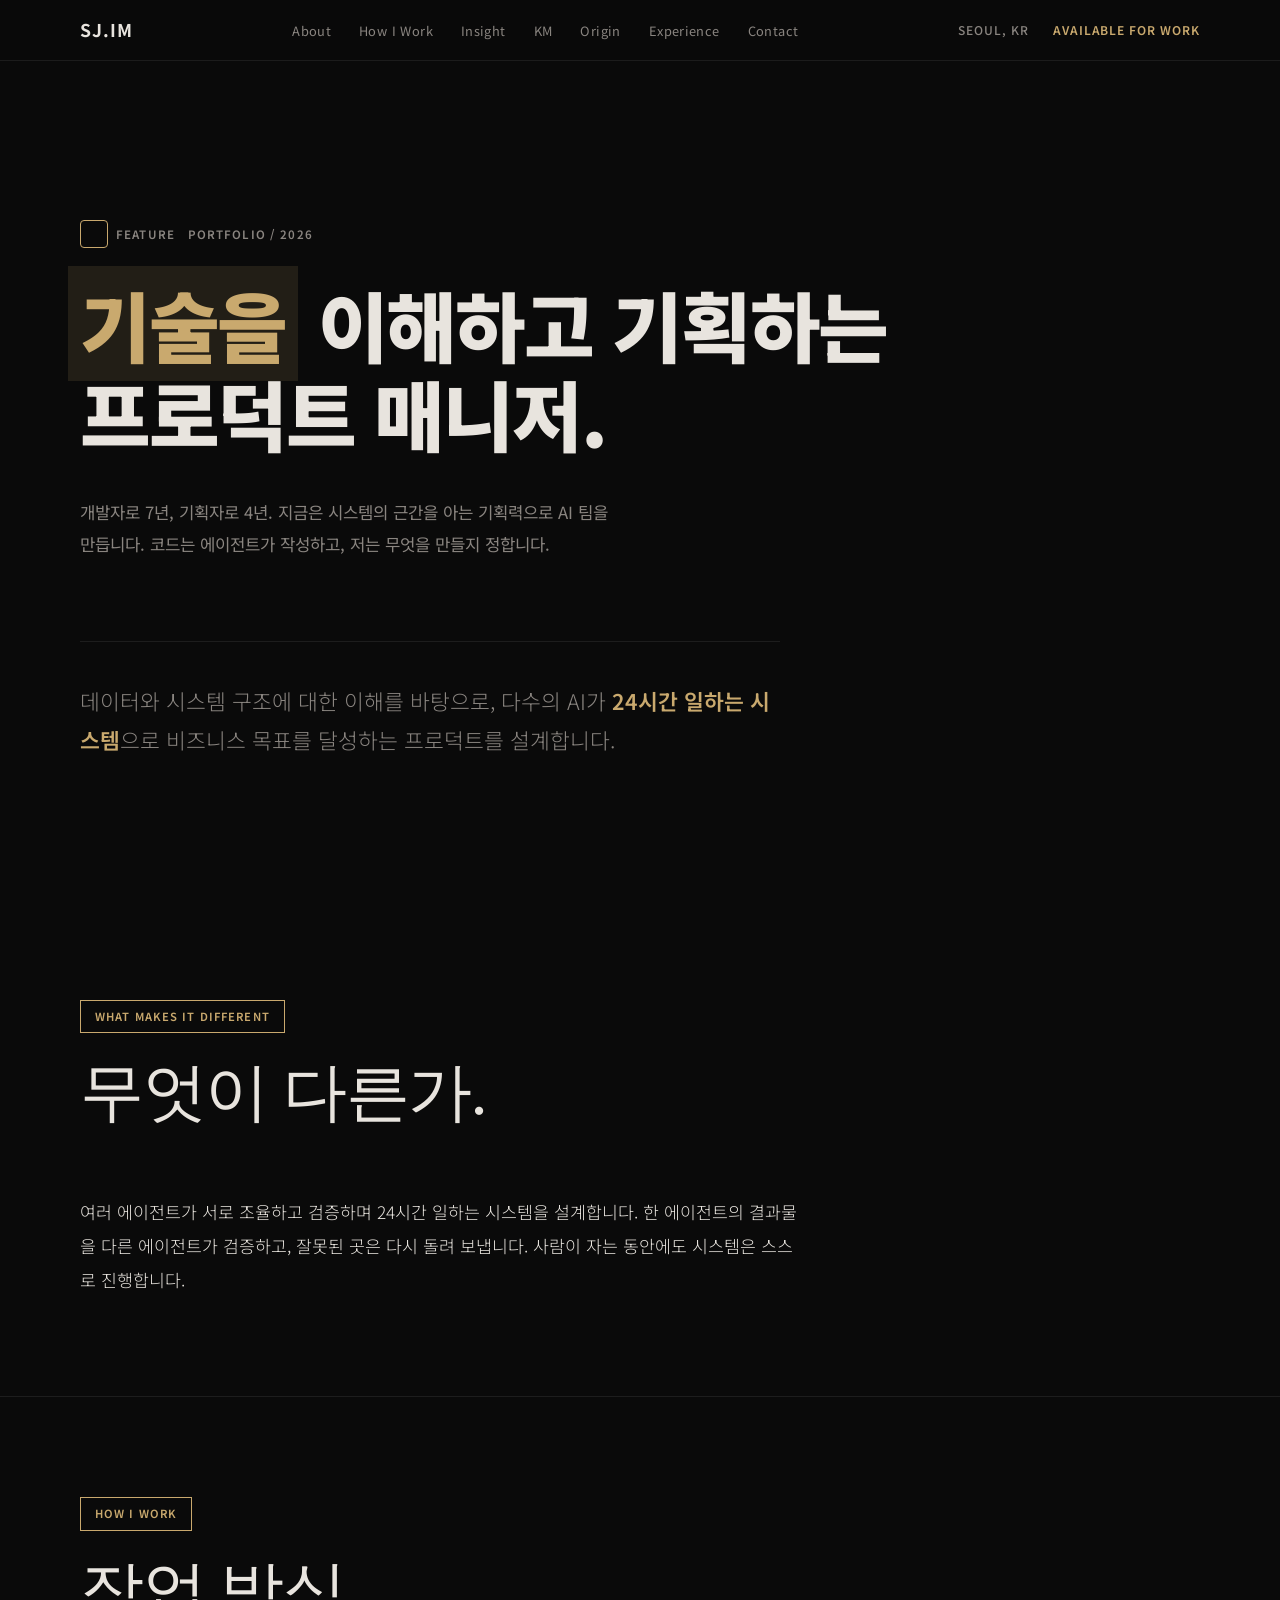
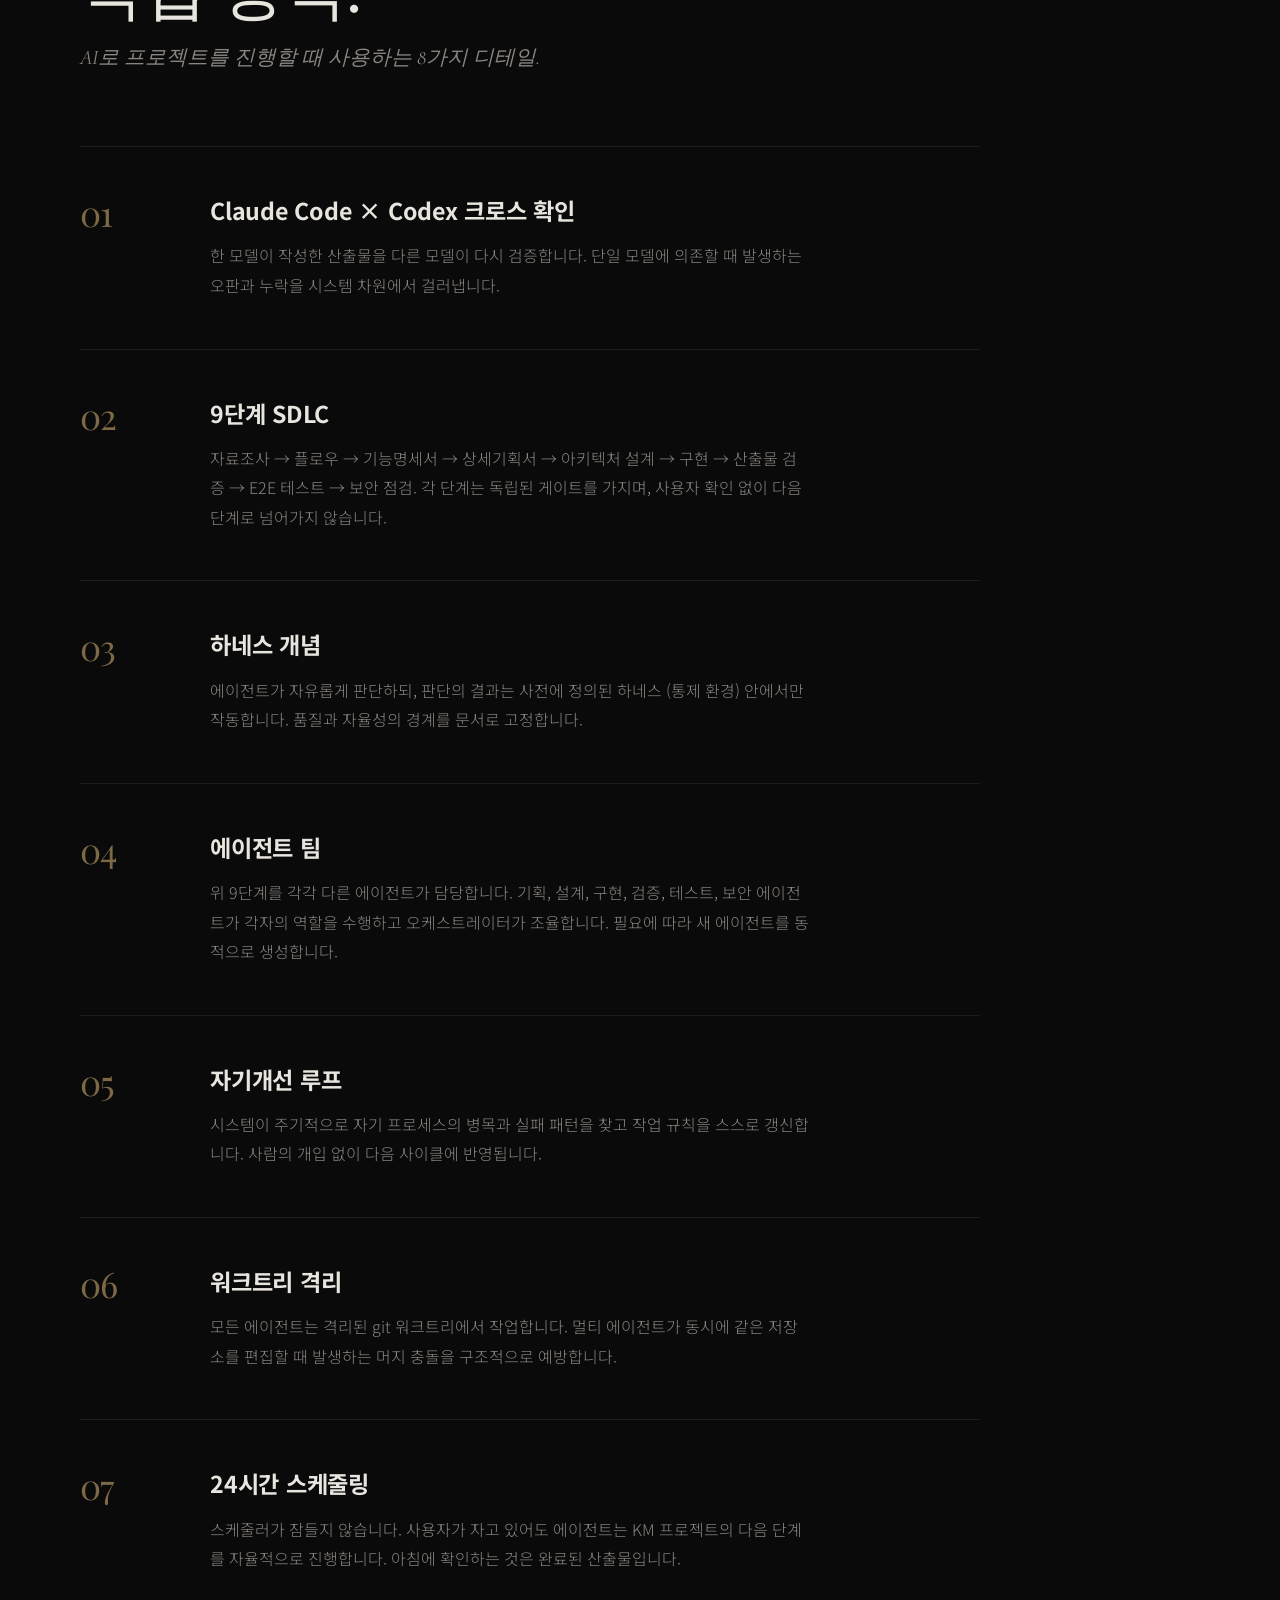
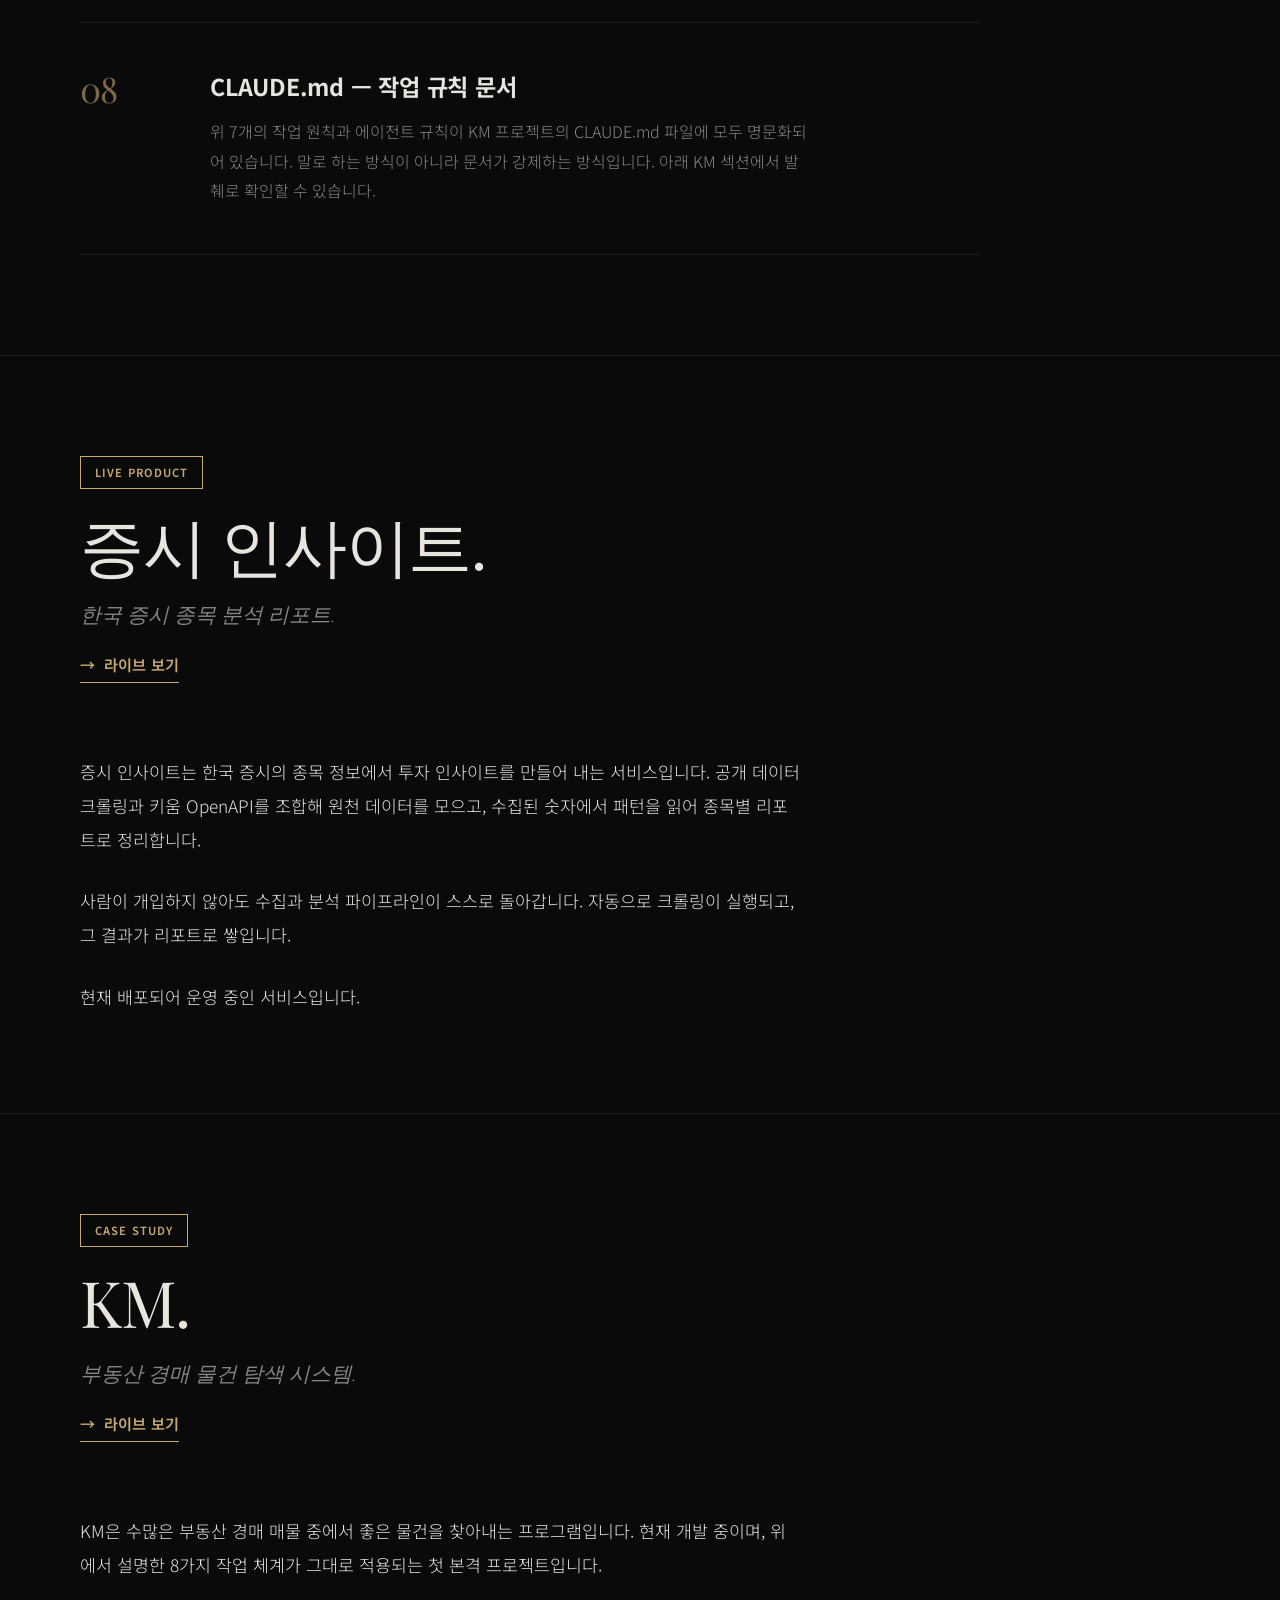
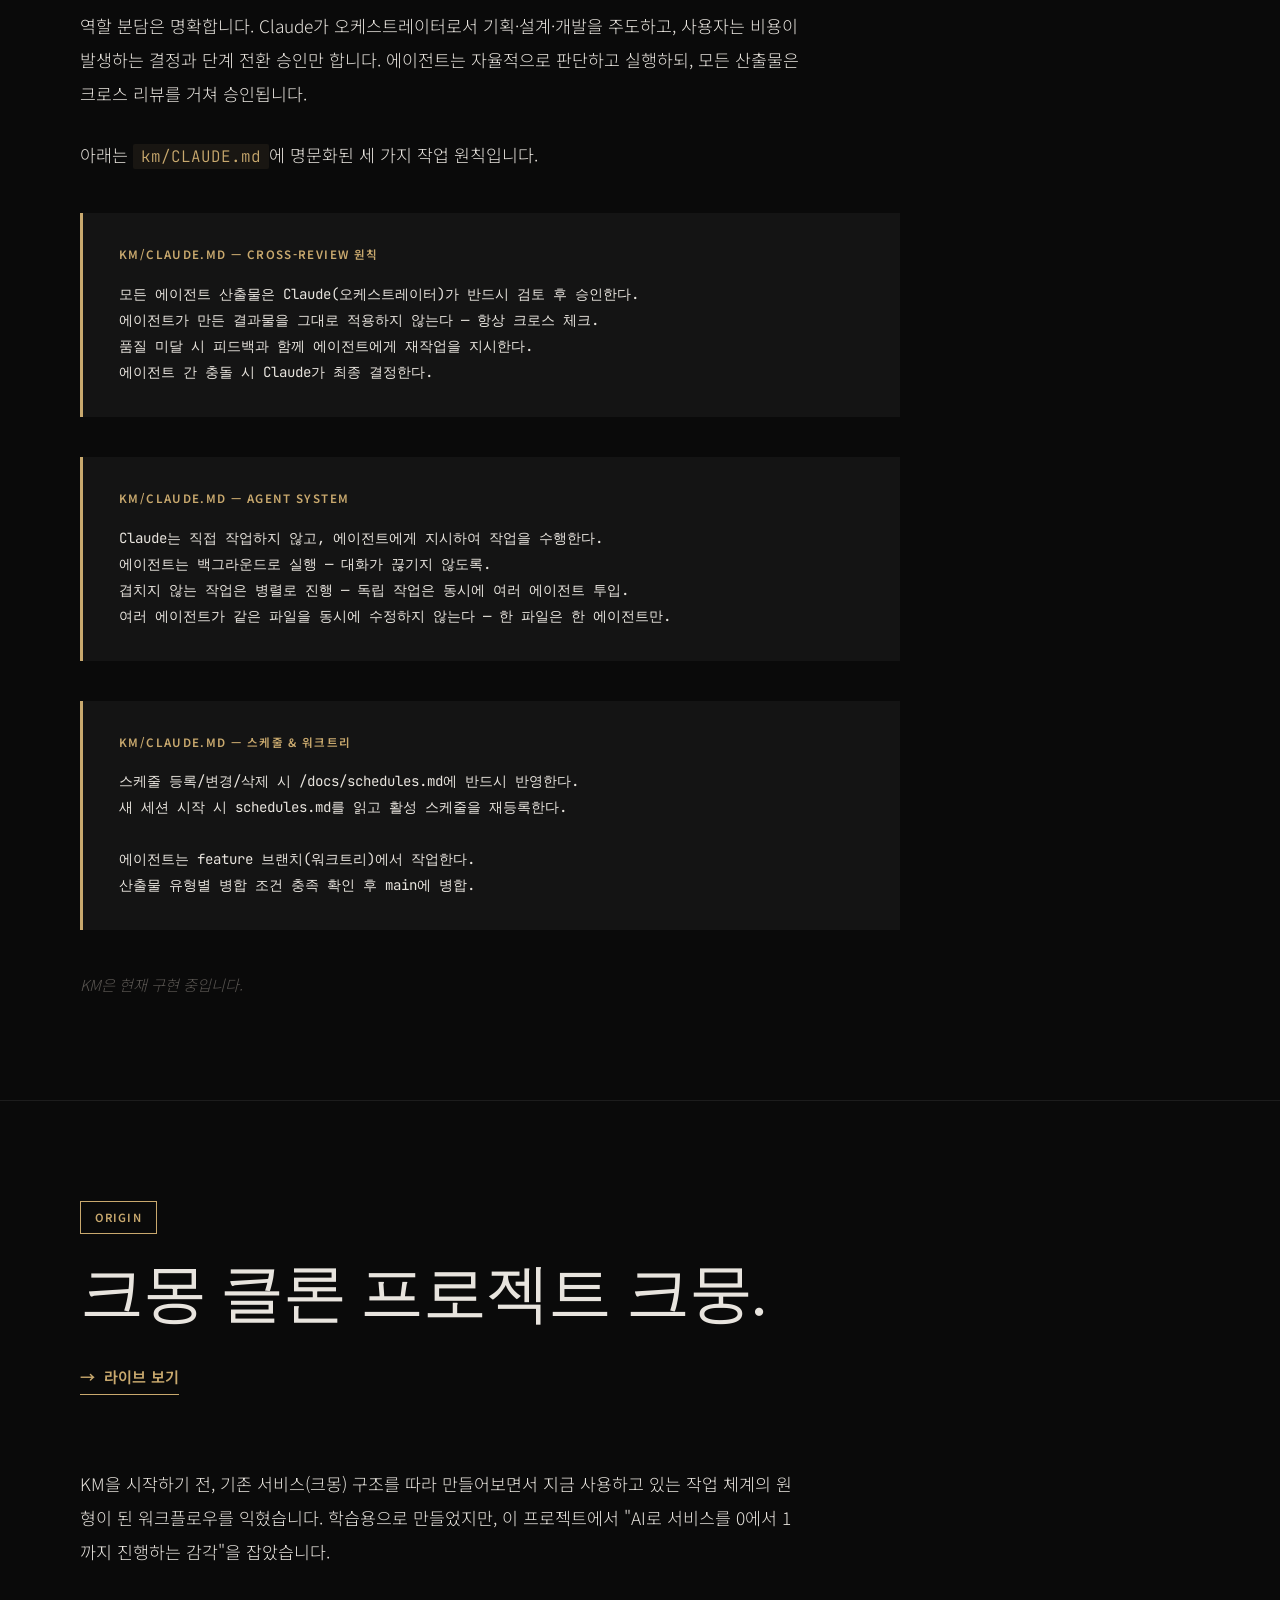
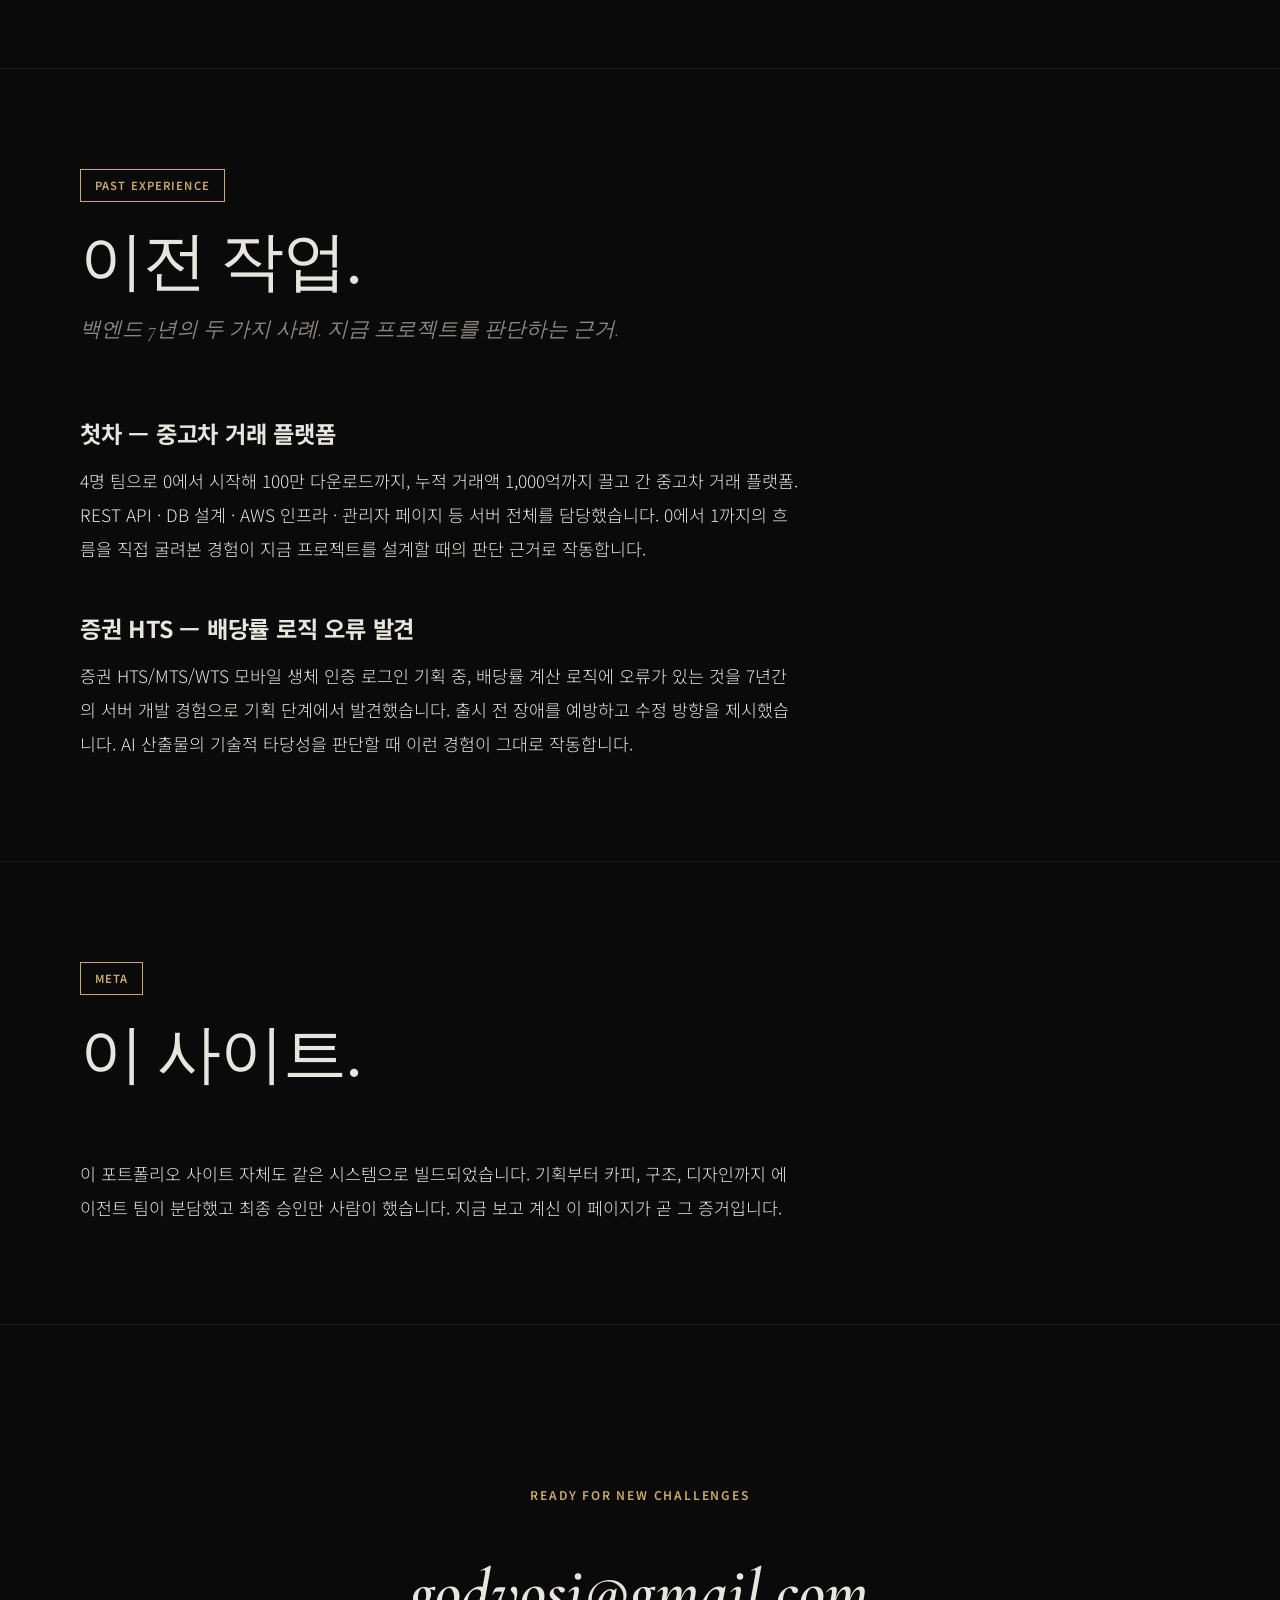
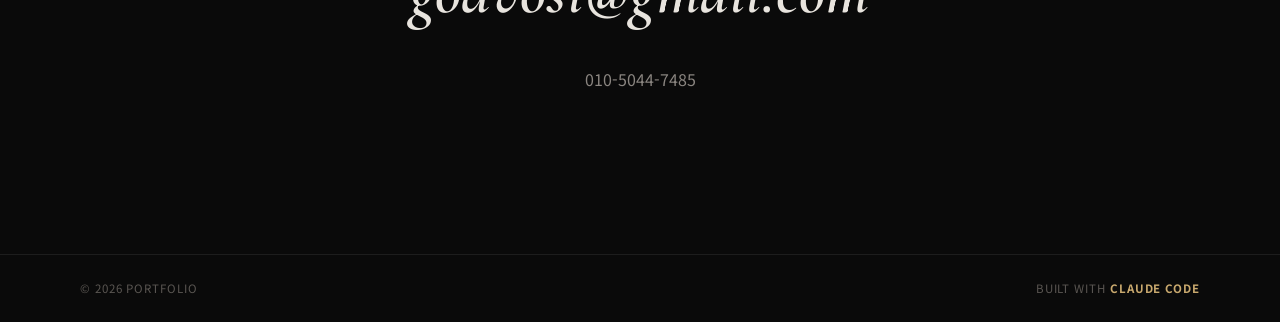
<file: index.html>
<!DOCTYPE html>
<html lang="ko">
<head>
    <meta charset="UTF-8">
    <meta name="viewport" content="width=device-width, initial-scale=1.0">
    <title>임상준 | 포트폴리오</title>
    <link rel="icon" type="image/svg+xml" href="favicon.svg">
    <link rel="stylesheet" href="style.css">
    <link rel="preconnect" href="https://fonts.googleapis.com">
    <link href="https://fonts.googleapis.com/css2?family=Noto+Sans+KR:wght@300;400;500;700;900&family=Playfair+Display:ital,wght@0,400;0,700;1,400;1,700&family=Cormorant+Garamond:ital,wght@0,400;0,600;1,400;1,600&family=JetBrains+Mono:wght@400;500&display=swap" rel="stylesheet">
</head>
<body>

<!-- Navigation -->
<nav class="nav" id="nav">
    <div class="nav-container">
        <a href="#hero" class="nav-logo">SJ.IM</a>
        <button class="nav-toggle" id="navToggle" aria-label="메뉴 열기">
            <span></span><span></span><span></span>
        </button>
        <ul class="nav-menu" id="navMenu">
            <li><a href="#about">About</a></li>
            <li><a href="#operate">How I Work</a></li>
            <li><a href="#insight">Insight</a></li>
            <li><a href="#km">KM</a></li>
            <li><a href="#origin">Origin</a></li>
            <li><a href="#experience">Experience</a></li>
            <li><a href="#contact">Contact</a></li>
        </ul>
        <div class="nav-status">
            <span class="nav-location">SEOUL, KR</span>
            <span class="nav-available">AVAILABLE FOR WORK</span>
        </div>
    </div>
</nav>

<!-- Hero Section (v2 카피 그대로 — 사용자 명시 결정) -->
<section class="hero" id="hero">
    <div class="hero-content">
        <div class="hero-badge">FEATURE &nbsp; PORTFOLIO / 2026</div>
        <h1 class="hero-title" id="heroTitle"></h1>
        <p class="hero-desc hero-fade" style="opacity: 0;">
            개발자로 7년, 기획자로 4년. 지금은 시스템의 근간을 아는 기획력으로 AI 팀을
            만듭니다. 코드는 에이전트가 작성하고, 저는 무엇을 만들지 정합니다.
        </p>
    </div>
    <div class="hero-quote hero-fade" style="opacity: 0;">
        <p>
            데이터와 시스템 구조에 대한 이해를 바탕으로, 다수의 AI가
            <strong>24시간 일하는 시스템</strong>으로 비즈니스 목표를 달성하는
            프로덕트를 설계합니다.
        </p>
    </div>
</section>

<!-- 2. About — 무엇이 다른가 -->
<section class="section" id="about">
    <div class="container">
        <div class="section-header">
            <div class="section-badge">WHAT MAKES IT DIFFERENT</div>
            <h2 class="section-title">무엇이 다른가.</h2>
        </div>
        <div class="editorial-body">
            <p>
                여러 에이전트가 서로 조율하고 검증하며 24시간 일하는 시스템을 설계합니다.
                한 에이전트의 결과물을 다른 에이전트가 검증하고, 잘못된 곳은 다시 돌려
                보냅니다. 사람이 자는 동안에도 시스템은 스스로 진행합니다.
            </p>
        </div>
    </div>
</section>

<!-- 3. How I Work — 작업 체계 8개 -->
<section class="section" id="operate">
    <div class="container">
        <div class="section-header">
            <div class="section-badge">HOW I WORK</div>
            <h2 class="section-title">작업 방식.</h2>
            <p class="section-sub">
                AI로 프로젝트를 진행할 때 사용하는 8가지 디테일.
            </p>
        </div>

        <div class="operate-list">
            <div class="operate-item">
                <div class="operate-num">01</div>
                <div class="operate-body">
                    <h3>Claude Code × Codex 크로스 확인</h3>
                    <p>
                        한 모델이 작성한 산출물을 다른 모델이 다시 검증합니다. 단일 모델에
                        의존할 때 발생하는 오판과 누락을 시스템 차원에서 걸러냅니다.
                    </p>
                </div>
            </div>

            <div class="operate-item">
                <div class="operate-num">02</div>
                <div class="operate-body">
                    <h3>9단계 SDLC</h3>
                    <p>
                        자료조사 → 플로우 → 기능명세서 → 상세기획서 → 아키텍처 설계 →
                        구현 → 산출물 검증 → E2E 테스트 → 보안 점검. 각 단계는 독립된
                        게이트를 가지며, 사용자 확인 없이 다음 단계로 넘어가지 않습니다.
                    </p>
                </div>
            </div>

            <div class="operate-item">
                <div class="operate-num">03</div>
                <div class="operate-body">
                    <h3>하네스 개념</h3>
                    <p>
                        에이전트가 자유롭게 판단하되, 판단의 결과는 사전에 정의된 하네스
                        (통제 환경) 안에서만 작동합니다. 품질과 자율성의 경계를 문서로 고정합니다.
                    </p>
                </div>
            </div>

            <div class="operate-item">
                <div class="operate-num">04</div>
                <div class="operate-body">
                    <h3>에이전트 팀</h3>
                    <p>
                        위 9단계를 각각 다른 에이전트가 담당합니다. 기획, 설계, 구현, 검증,
                        테스트, 보안 에이전트가 각자의 역할을 수행하고 오케스트레이터가
                        조율합니다. 필요에 따라 새 에이전트를 동적으로 생성합니다.
                    </p>
                </div>
            </div>

            <div class="operate-item">
                <div class="operate-num">05</div>
                <div class="operate-body">
                    <h3>자기개선 루프</h3>
                    <p>
                        시스템이 주기적으로 자기 프로세스의 병목과 실패 패턴을 찾고 작업
                        규칙을 스스로 갱신합니다. 사람의 개입 없이 다음 사이클에 반영됩니다.
                    </p>
                </div>
            </div>

            <div class="operate-item">
                <div class="operate-num">06</div>
                <div class="operate-body">
                    <h3>워크트리 격리</h3>
                    <p>
                        모든 에이전트는 격리된 git 워크트리에서 작업합니다. 멀티 에이전트가
                        동시에 같은 저장소를 편집할 때 발생하는 머지 충돌을 구조적으로 예방합니다.
                    </p>
                </div>
            </div>

            <div class="operate-item">
                <div class="operate-num">07</div>
                <div class="operate-body">
                    <h3>24시간 스케줄링</h3>
                    <p>
                        스케줄러가 잠들지 않습니다. 사용자가 자고 있어도 에이전트는 KM
                        프로젝트의 다음 단계를 자율적으로 진행합니다. 아침에 확인하는 것은
                        완료된 산출물입니다.
                    </p>
                </div>
            </div>

            <div class="operate-item">
                <div class="operate-num">08</div>
                <div class="operate-body">
                    <h3>CLAUDE.md — 작업 규칙 문서</h3>
                    <p>
                        위 7개의 작업 원칙과 에이전트 규칙이 KM 프로젝트의 CLAUDE.md
                        파일에 모두 명문화되어 있습니다. 말로 하는 방식이 아니라 문서가
                        강제하는 방식입니다. 아래 KM 섹션에서 발췌로 확인할 수 있습니다.
                    </p>
                </div>
            </div>
        </div>
    </div>
</section>

<!-- 5-0. Case Study: 증시 인사이트 (운영 중, 프로젝트 중 최상단) -->
<section class="section" id="insight">
    <div class="container">
        <div class="section-header">
            <div class="section-badge">LIVE PRODUCT</div>
            <h2 class="section-title">증시 인사이트.</h2>
            <p class="section-sub">한국 증시 종목 분석 리포트.</p>
            <a href="https://skynet-stock.vercel.app/" target="_blank" rel="noopener" class="project-link-cta">
                <span class="link-arrow">→</span> 라이브 보기
            </a>
        </div>

        <div class="editorial-body">
            <p>
                증시 인사이트는 한국 증시의 종목 정보에서 투자 인사이트를 만들어 내는
                서비스입니다. 공개 데이터 크롤링과 키움 OpenAPI를 조합해 원천 데이터를
                모으고, 수집된 숫자에서 패턴을 읽어 종목별 리포트로 정리합니다.
            </p>
            <p>
                사람이 개입하지 않아도 수집과 분석 파이프라인이 스스로 돌아갑니다.
                자동으로 크롤링이 실행되고, 그 결과가 리포트로 쌓입니다.
            </p>
            <p>
                현재 배포되어 운영 중인 서비스입니다.
            </p>
        </div>
    </div>
</section>

<!-- 5. Case Study: km -->
<section class="section" id="km">
    <div class="container">
        <div class="section-header">
            <div class="section-badge">CASE STUDY</div>
            <h2 class="section-title">KM.</h2>
            <p class="section-sub">부동산 경매 물건 탐색 시스템.</p>
            <a href="https://km-ashen.vercel.app/" target="_blank" rel="noopener" class="project-link-cta">
                <span class="link-arrow">→</span> 라이브 보기
            </a>
        </div>

        <div class="editorial-body">
            <p>
                KM은 수많은 부동산 경매 매물 중에서 좋은 물건을 찾아내는 프로그램입니다.
                현재 개발 중이며, 위에서 설명한 8가지 작업 체계가 그대로 적용되는
                첫 본격 프로젝트입니다.
            </p>
            <p>
                역할 분담은 명확합니다. Claude가 오케스트레이터로서 기획·설계·개발을
                주도하고, 사용자는 비용이 발생하는 결정과 단계 전환 승인만 합니다.
                에이전트는 자율적으로 판단하고 실행하되, 모든 산출물은 크로스 리뷰를 거쳐
                승인됩니다.
            </p>
            <p>
                아래는 <code>km/CLAUDE.md</code>에 명문화된 세 가지 작업 원칙입니다.
            </p>
        </div>

        <!-- km/CLAUDE.md 발췌 1: Cross-Review -->
        <blockquote class="km-excerpt">
            <div class="km-excerpt-label">km/CLAUDE.md — Cross-Review 원칙</div>
            <pre>모든 에이전트 산출물은 Claude(오케스트레이터)가 반드시 검토 후 승인한다.
에이전트가 만든 결과물을 그대로 적용하지 않는다 — 항상 크로스 체크.
품질 미달 시 피드백과 함께 에이전트에게 재작업을 지시한다.
에이전트 간 충돌 시 Claude가 최종 결정한다.</pre>
        </blockquote>

        <!-- km/CLAUDE.md 발췌 2: Agent System -->
        <blockquote class="km-excerpt">
            <div class="km-excerpt-label">km/CLAUDE.md — Agent System</div>
            <pre>Claude는 직접 작업하지 않고, 에이전트에게 지시하여 작업을 수행한다.
에이전트는 백그라운드로 실행 — 대화가 끊기지 않도록.
겹치지 않는 작업은 병렬로 진행 — 독립 작업은 동시에 여러 에이전트 투입.
여러 에이전트가 같은 파일을 동시에 수정하지 않는다 — 한 파일은 한 에이전트만.</pre>
        </blockquote>

        <!-- km/CLAUDE.md 발췌 3: 스케줄 / 워크트리 -->
        <blockquote class="km-excerpt">
            <div class="km-excerpt-label">km/CLAUDE.md — 스케줄 &amp; 워크트리</div>
            <pre>스케줄 등록/변경/삭제 시 /docs/schedules.md에 반드시 반영한다.
새 세션 시작 시 schedules.md를 읽고 활성 스케줄을 재등록한다.

에이전트는 feature 브랜치(워크트리)에서 작업한다.
산출물 유형별 병합 조건 충족 확인 후 main에 병합.</pre>
        </blockquote>

        <div class="editorial-body km-cta-block">
            <p>
                KM은 현재 구현 중입니다.
            </p>
        </div>
    </div>
</section>

<!-- 5. Origin: 크몽 클론 -->
<section class="section" id="origin">
    <div class="container">
        <div class="section-header">
            <div class="section-badge">ORIGIN</div>
            <h2 class="section-title">크몽 클론 프로젝트 크뭉.</h2>
            <a href="https://cmong-chi.vercel.app/" target="_blank" rel="noopener" class="project-link-cta">
                <span class="link-arrow">→</span> 라이브 보기
            </a>
        </div>

        <div class="editorial-body">
            <p>
                KM을 시작하기 전, 기존 서비스(크몽) 구조를 따라 만들어보면서 지금 사용하고 있는
                작업 체계의 원형이 된 워크플로우를 익혔습니다. 학습용으로 만들었지만, 이
                프로젝트에서 "AI로 서비스를 0에서 1까지 진행하는 감각"을 잡았습니다.
            </p>
        </div>
    </div>
</section>

<!-- 7. Past Experience: 백엔드 시절 사례 (경험) — 프로젝트 뒤로 이동 -->
<section class="section" id="experience">
    <div class="container">
        <div class="section-header">
            <div class="section-badge">PAST EXPERIENCE</div>
            <h2 class="section-title">이전 작업.</h2>
            <p class="section-sub">백엔드 7년의 두 가지 사례. 지금 프로젝트를 판단하는 근거.</p>
        </div>

        <div class="editorial-body">
            <h3 class="experience-heading">첫차 — 중고차 거래 플랫폼</h3>
            <p>
                4명 팀으로 0에서 시작해 100만 다운로드까지, 누적 거래액 1,000억까지 끌고 간
                중고차 거래 플랫폼. REST API · DB 설계 · AWS 인프라 · 관리자 페이지 등 서버
                전체를 담당했습니다. 0에서 1까지의 흐름을 직접 굴려본 경험이 지금 프로젝트를
                설계할 때의 판단 근거로 작동합니다.
            </p>

            <h3 class="experience-heading">증권 HTS — 배당률 로직 오류 발견</h3>
            <p>
                증권 HTS/MTS/WTS 모바일 생체 인증 로그인 기획 중, 배당률 계산 로직에 오류가
                있는 것을 7년간의 서버 개발 경험으로 기획 단계에서 발견했습니다. 출시 전 장애를
                예방하고 수정 방향을 제시했습니다. AI 산출물의 기술적 타당성을 판단할 때 이런
                경험이 그대로 작동합니다.
            </p>
        </div>
    </div>
</section>

<!-- 8. Meta: 이 사이트 -->
<section class="section" id="meta">
    <div class="container">
        <div class="section-header">
            <div class="section-badge">META</div>
            <h2 class="section-title">이 사이트.</h2>
        </div>

        <div class="editorial-body">
            <p>
                이 포트폴리오 사이트 자체도 같은 시스템으로 빌드되었습니다. 기획부터 카피,
                구조, 디자인까지 에이전트 팀이 분담했고 최종 승인만 사람이 했습니다.
                지금 보고 계신 이 페이지가 곧 그 증거입니다.
            </p>
        </div>
    </div>
</section>

<!-- 7. Contact -->
<section class="section" id="contact">
    <div class="container">
        <div class="contact-content">
            <p class="contact-label">READY FOR NEW CHALLENGES</p>
            <a href="mailto:godvosi@gmail.com" class="contact-email">godvosi@gmail.com</a>
            <div class="contact-sub">
                <a href="tel:010-5044-7485" class="contact-phone">010-5044-7485</a>
            </div>
        </div>
    </div>
</section>

<!-- Footer -->
<footer class="footer">
    <div class="container footer-inner">
        <p class="footer-copy">&copy; 2026 PORTFOLIO</p>
        <p class="footer-built">BUILT WITH <strong>CLAUDE CODE</strong></p>
    </div>
</footer>

<script src="script.js"></script>
</body>
</html>
</file>
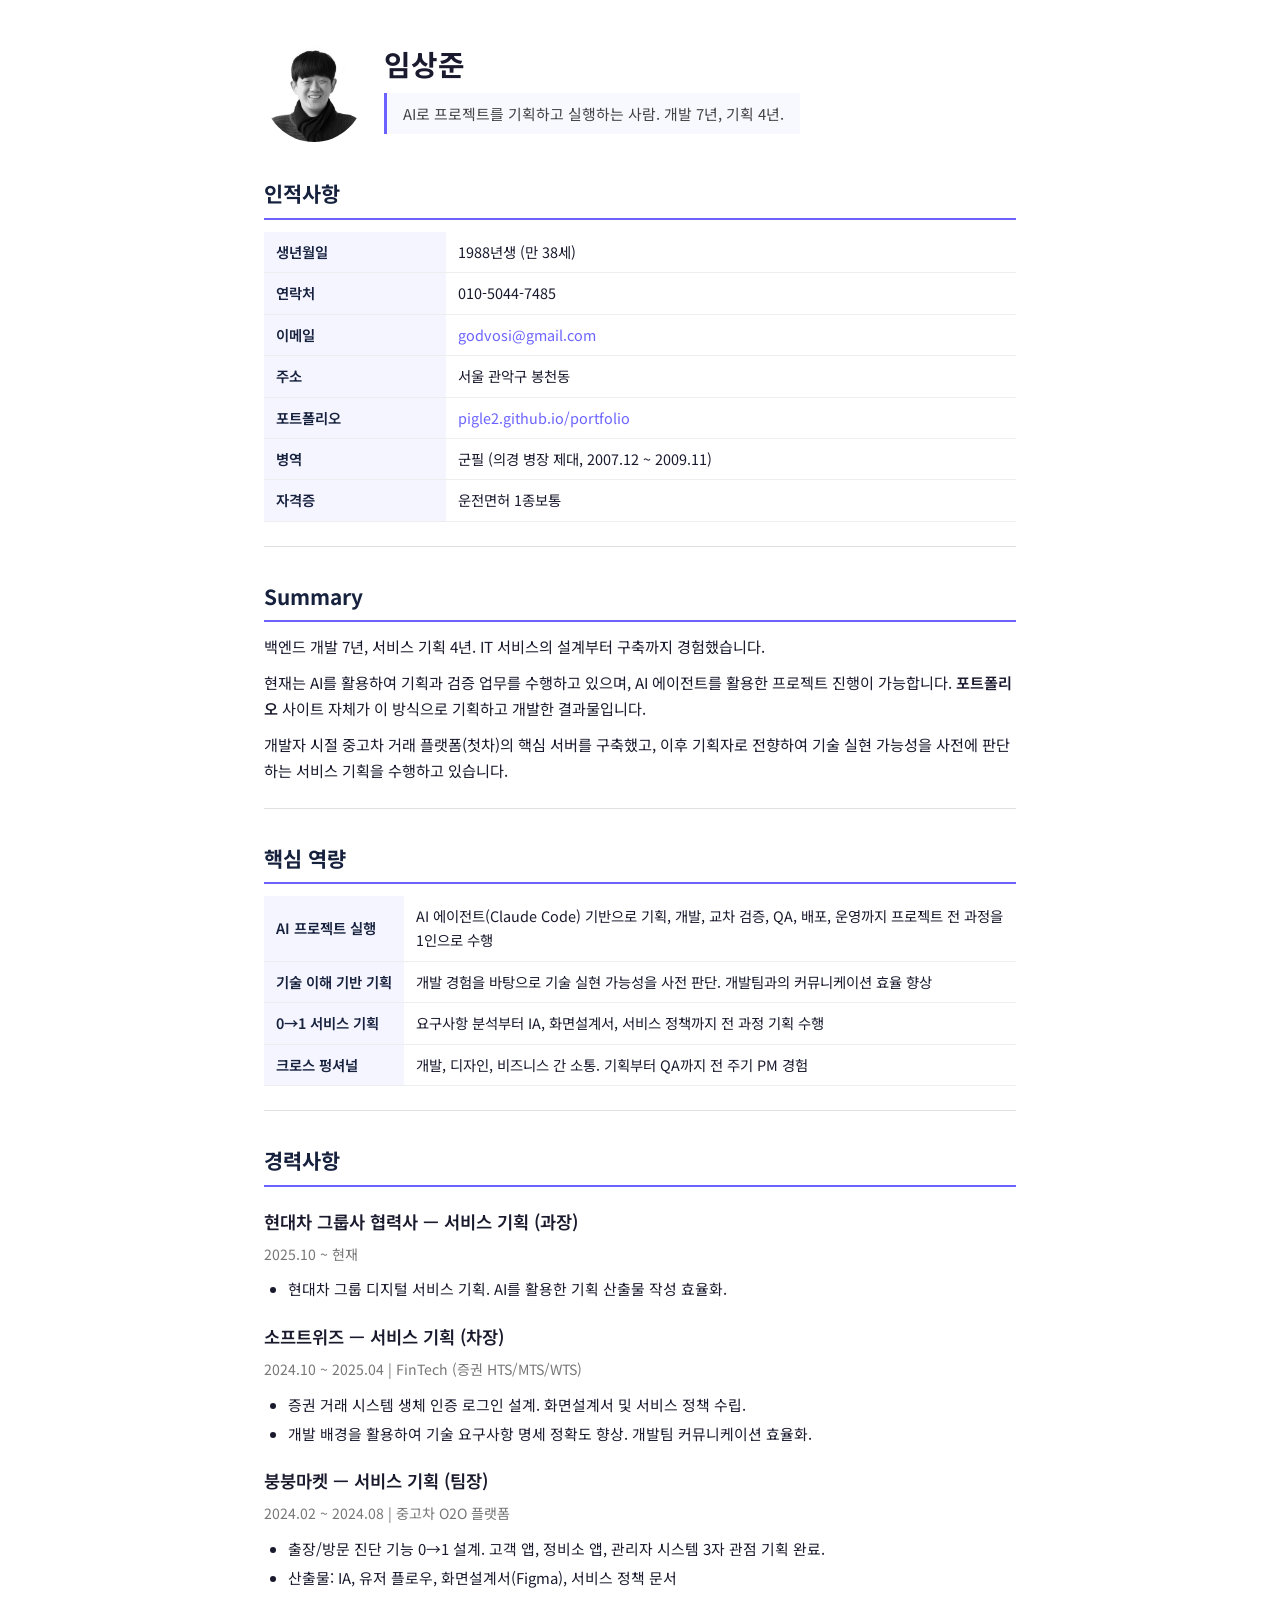
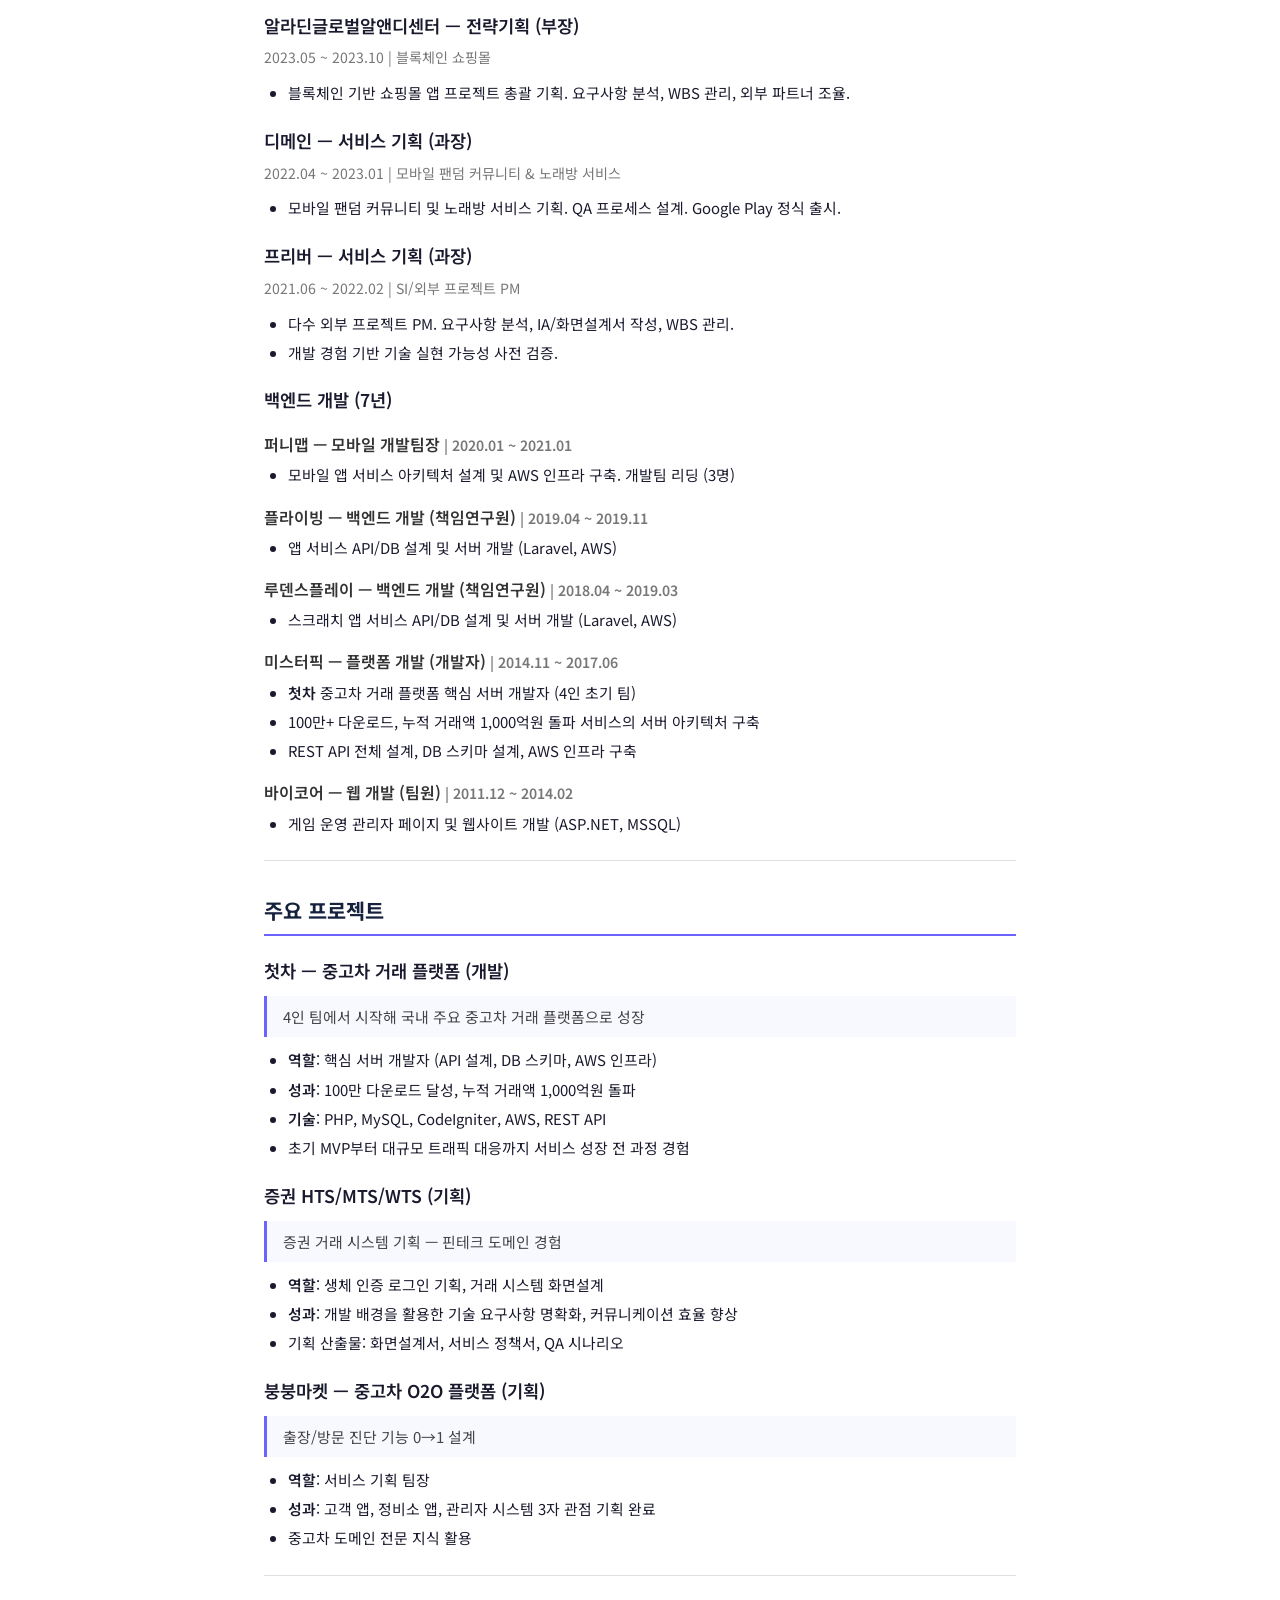
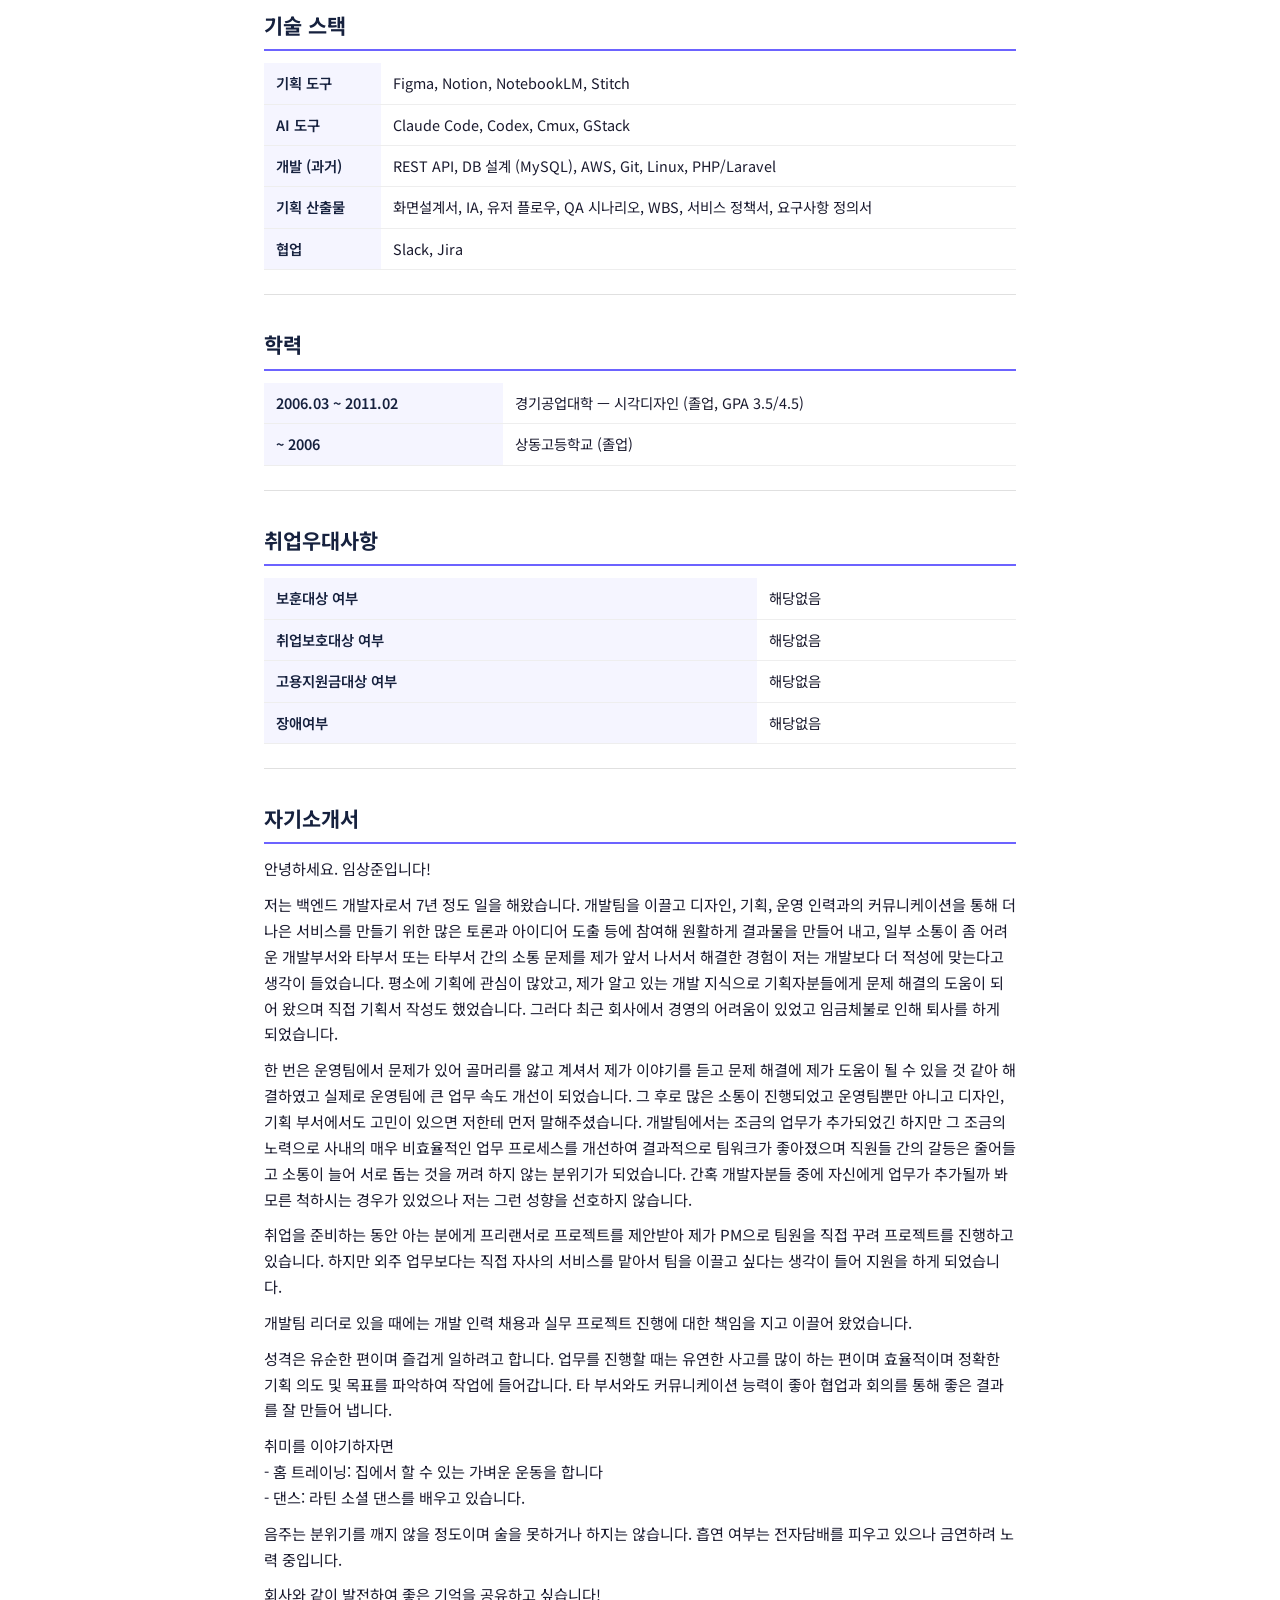
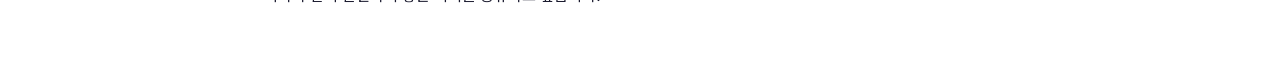
<file: resume/index.html>
<!DOCTYPE html>
<html lang="ko">
<head>
<meta charset="UTF-8">
<meta name="viewport" content="width=device-width, initial-scale=1.0">
<title>임상준 — AI로 프로젝트를 진행하는 사람</title>
<link rel="icon" type="image/svg+xml" href="/portfolio/favicon.svg">
<link href="https://fonts.googleapis.com/css2?family=Noto+Sans+KR:wght@300;400;500;700&display=swap" rel="stylesheet">
<style>
* { margin: 0; padding: 0; box-sizing: border-box; }
body { font-family: 'Noto Sans KR', sans-serif; color: #1a1a2e; line-height: 1.7; max-width: 800px; margin: 0 auto; padding: 40px 24px; background: #fff; }
h1 { font-size: 1.8rem; font-weight: 700; margin-bottom: 4px; }
h2 { font-size: 1.3rem; font-weight: 700; margin-top: 32px; margin-bottom: 12px; padding-bottom: 6px; border-bottom: 2px solid #6c63ff; color: #16213e; }
h3 { font-size: 1.1rem; font-weight: 600; margin-top: 20px; margin-bottom: 6px; color: #1a1a2e; }
h4 { font-size: 1rem; font-weight: 600; margin-top: 16px; margin-bottom: 4px; color: #333; }
p { margin-bottom: 10px; font-size: 0.95rem; }
blockquote { border-left: 3px solid #6c63ff; padding: 8px 16px; margin: 10px 0; background: #f8f8ff; color: #444; font-size: 0.93rem; }
ul { padding-left: 24px; margin-bottom: 10px; }
li { margin-bottom: 4px; font-size: 0.93rem; }
hr { border: none; border-top: 1px solid #e0e0e0; margin: 24px 0; }
table { width: 100%; border-collapse: collapse; margin: 12px 0; font-size: 0.9rem; }
th, td { padding: 8px 12px; text-align: left; border-bottom: 1px solid #eee; }
th { background: #f5f5ff; font-weight: 600; color: #16213e; white-space: nowrap; }
strong { font-weight: 600; }
a { color: #6c63ff; text-decoration: none; }
a:hover { text-decoration: underline; }
.date { color: #777; font-size: 0.88rem; }
@media print { body { padding: 20px; font-size: 0.9rem; } h2 { margin-top: 20px; } }
@media (max-width: 600px) { body { padding: 20px 16px; } h1 { font-size: 1.5rem; } .profile-header { flex-direction: column; align-items: center; text-align: center; } }
.profile-header { display: flex; align-items: center; gap: 20px; margin-bottom: 8px; }
.profile-photo { width: 100px; height: 100px; border-radius: 50%; object-fit: cover; }
</style>
</head>
<body>

<div class="profile-header">
<img src="../111.jpg" alt="임상준" class="profile-photo">
<div>
<h1>임상준</h1>
<blockquote style="margin-top:4px;">AI로 프로젝트를 기획하고 실행하는 사람. 개발 7년, 기획 4년.</blockquote>
</div>
</div>

<h2>인적사항</h2>
<table>
<tr><th>생년월일</th><td>1988년생 (만 38세)</td></tr>
<tr><th>연락처</th><td>010-5044-7485</td></tr>
<tr><th>이메일</th><td><a href="mailto:godvosi@gmail.com">godvosi@gmail.com</a></td></tr>
<tr><th>주소</th><td>서울 관악구 봉천동</td></tr>
<tr><th>포트폴리오</th><td><a href="https://pigle2.github.io/portfolio">pigle2.github.io/portfolio</a></td></tr>
<tr><th>병역</th><td>군필 (의경 병장 제대, 2007.12 ~ 2009.11)</td></tr>
<tr><th>자격증</th><td>운전면허 1종보통</td></tr>
</table>

<hr>

<h2>Summary</h2>
<p>백엔드 개발 7년, 서비스 기획 4년. IT 서비스의 설계부터 구축까지 경험했습니다.</p>
<p>현재는 AI를 활용하여 기획과 검증 업무를 수행하고 있으며, AI 에이전트를 활용한 프로젝트 진행이 가능합니다. <strong>포트폴리오</strong> 사이트 자체가 이 방식으로 기획하고 개발한 결과물입니다.</p>
<p>개발자 시절 중고차 거래 플랫폼(첫차)의 핵심 서버를 구축했고, 이후 기획자로 전향하여 기술 실현 가능성을 사전에 판단하는 서비스 기획을 수행하고 있습니다.</p>

<hr>

<h2>핵심 역량</h2>
<table>
<tr><th>AI 프로젝트 실행</th><td>AI 에이전트(Claude Code) 기반으로 기획, 개발, 교차 검증, QA, 배포, 운영까지 프로젝트 전 과정을 1인으로 수행</td></tr>
<tr><th>기술 이해 기반 기획</th><td>개발 경험을 바탕으로 기술 실현 가능성을 사전 판단. 개발팀과의 커뮤니케이션 효율 향상</td></tr>
<tr><th>0→1 서비스 기획</th><td>요구사항 분석부터 IA, 화면설계서, 서비스 정책까지 전 과정 기획 수행</td></tr>
<tr><th>크로스 펑셔널</th><td>개발, 디자인, 비즈니스 간 소통. 기획부터 QA까지 전 주기 PM 경험</td></tr>
</table>

<hr>

<h2>경력사항</h2>

<h3>현대차 그룹사 협력사 — 서비스 기획 (과장)</h3>
<p class="date">2025.10 ~ 현재</p>
<ul>
<li>현대차 그룹 디지털 서비스 기획. AI를 활용한 기획 산출물 작성 효율화.</li>
</ul>

<h3>소프트위즈 — 서비스 기획 (차장)</h3>
<p class="date">2024.10 ~ 2025.04 | FinTech (증권 HTS/MTS/WTS)</p>
<ul>
<li>증권 거래 시스템 생체 인증 로그인 설계. 화면설계서 및 서비스 정책 수립.</li>
<li>개발 배경을 활용하여 기술 요구사항 명세 정확도 향상. 개발팀 커뮤니케이션 효율화.</li>
</ul>

<h3>붕붕마켓 — 서비스 기획 (팀장)</h3>
<p class="date">2024.02 ~ 2024.08 | 중고차 O2O 플랫폼</p>
<ul>
<li>출장/방문 진단 기능 0→1 설계. 고객 앱, 정비소 앱, 관리자 시스템 3자 관점 기획 완료.</li>
<li>산출물: IA, 유저 플로우, 화면설계서(Figma), 서비스 정책 문서</li>
</ul>

<h3>알라딘글로벌알앤디센터 — 전략기획 (부장)</h3>
<p class="date">2023.05 ~ 2023.10 | 블록체인 쇼핑몰</p>
<ul>
<li>블록체인 기반 쇼핑몰 앱 프로젝트 총괄 기획. 요구사항 분석, WBS 관리, 외부 파트너 조율.</li>
</ul>

<h3>디메인 — 서비스 기획 (과장)</h3>
<p class="date">2022.04 ~ 2023.01 | 모바일 팬덤 커뮤니티 &amp; 노래방 서비스</p>
<ul>
<li>모바일 팬덤 커뮤니티 및 노래방 서비스 기획. QA 프로세스 설계. Google Play 정식 출시.</li>
</ul>

<h3>프리버 — 서비스 기획 (과장)</h3>
<p class="date">2021.06 ~ 2022.02 | SI/외부 프로젝트 PM</p>
<ul>
<li>다수 외부 프로젝트 PM. 요구사항 분석, IA/화면설계서 작성, WBS 관리.</li>
<li>개발 경험 기반 기술 실현 가능성 사전 검증.</li>
</ul>

<h3>백엔드 개발 (7년)</h3>

<h4>퍼니맵 — 모바일 개발팀장 <span class="date">| 2020.01 ~ 2021.01</span></h4>
<ul><li>모바일 앱 서비스 아키텍처 설계 및 AWS 인프라 구축. 개발팀 리딩 (3명)</li></ul>

<h4>플라이빙 — 백엔드 개발 (책임연구원) <span class="date">| 2019.04 ~ 2019.11</span></h4>
<ul><li>앱 서비스 API/DB 설계 및 서버 개발 (Laravel, AWS)</li></ul>

<h4>루덴스플레이 — 백엔드 개발 (책임연구원) <span class="date">| 2018.04 ~ 2019.03</span></h4>
<ul><li>스크래치 앱 서비스 API/DB 설계 및 서버 개발 (Laravel, AWS)</li></ul>

<h4>미스터픽 — 플랫폼 개발 (개발자) <span class="date">| 2014.11 ~ 2017.06</span></h4>
<ul>
<li><strong>첫차</strong> 중고차 거래 플랫폼 핵심 서버 개발자 (4인 초기 팀)</li>
<li>100만+ 다운로드, 누적 거래액 1,000억원 돌파 서비스의 서버 아키텍처 구축</li>
<li>REST API 전체 설계, DB 스키마 설계, AWS 인프라 구축</li>
</ul>

<h4>바이코어 — 웹 개발 (팀원) <span class="date">| 2011.12 ~ 2014.02</span></h4>
<ul><li>게임 운영 관리자 페이지 및 웹사이트 개발 (ASP.NET, MSSQL)</li></ul>

<hr>

<h2>주요 프로젝트</h2>

<h3>첫차 — 중고차 거래 플랫폼 (개발)</h3>
<blockquote>4인 팀에서 시작해 국내 주요 중고차 거래 플랫폼으로 성장</blockquote>
<ul>
<li><strong>역할</strong>: 핵심 서버 개발자 (API 설계, DB 스키마, AWS 인프라)</li>
<li><strong>성과</strong>: 100만 다운로드 달성, 누적 거래액 1,000억원 돌파</li>
<li><strong>기술</strong>: PHP, MySQL, CodeIgniter, AWS, REST API</li>
<li>초기 MVP부터 대규모 트래픽 대응까지 서비스 성장 전 과정 경험</li>
</ul>

<h3>증권 HTS/MTS/WTS (기획)</h3>
<blockquote>증권 거래 시스템 기획 — 핀테크 도메인 경험</blockquote>
<ul>
<li><strong>역할</strong>: 생체 인증 로그인 기획, 거래 시스템 화면설계</li>
<li><strong>성과</strong>: 개발 배경을 활용한 기술 요구사항 명확화, 커뮤니케이션 효율 향상</li>
<li>기획 산출물: 화면설계서, 서비스 정책서, QA 시나리오</li>
</ul>

<h3>붕붕마켓 — 중고차 O2O 플랫폼 (기획)</h3>
<blockquote>출장/방문 진단 기능 0→1 설계</blockquote>
<ul>
<li><strong>역할</strong>: 서비스 기획 팀장</li>
<li><strong>성과</strong>: 고객 앱, 정비소 앱, 관리자 시스템 3자 관점 기획 완료</li>
<li>중고차 도메인 전문 지식 활용</li>
</ul>

<hr>

<h2>기술 스택</h2>
<table>
<tr><th>기획 도구</th><td>Figma, Notion, NotebookLM, Stitch</td></tr>
<tr><th>AI 도구</th><td>Claude Code, Codex, Cmux, GStack</td></tr>
<tr><th>개발 (과거)</th><td>REST API, DB 설계 (MySQL), AWS, Git, Linux, PHP/Laravel</td></tr>
<tr><th>기획 산출물</th><td>화면설계서, IA, 유저 플로우, QA 시나리오, WBS, 서비스 정책서, 요구사항 정의서</td></tr>
<tr><th>협업</th><td>Slack, Jira</td></tr>
</table>

<hr>

<h2>학력</h2>
<table>
<tr><th>2006.03 ~ 2011.02</th><td>경기공업대학 — 시각디자인 (졸업, GPA 3.5/4.5)</td></tr>
<tr><th>~ 2006</th><td>상동고등학교 (졸업)</td></tr>
</table>

<hr>

<h2>취업우대사항</h2>
<table>
<tr><th>보훈대상 여부</th><td>해당없음</td></tr>
<tr><th>취업보호대상 여부</th><td>해당없음</td></tr>
<tr><th>고용지원금대상 여부</th><td>해당없음</td></tr>
<tr><th>장애여부</th><td>해당없음</td></tr>
</table>

<hr>

<h2>자기소개서</h2>

<p>안녕하세요. 임상준입니다!</p>

<p>저는 백엔드 개발자로서 7년 정도 일을 해왔습니다.
개발팀을 이끌고 디자인, 기획, 운영 인력과의 커뮤니케이션을 통해 더 나은 서비스를 만들기 위한
많은 토론과 아이디어 도출 등에 참여해 원활하게 결과물을 만들어 내고, 일부 소통이 좀 어려운 개발부서와 타부서 또는 타부서 간의 소통 문제를 제가 앞서 나서서 해결한 경험이 저는 개발보다 더 적성에 맞는다고 생각이 들었습니다.
평소에 기획에 관심이 많았고, 제가 알고 있는 개발 지식으로 기획자분들에게 문제 해결의 도움이 되어 왔으며 직접 기획서 작성도 했었습니다.
그러다 최근 회사에서 경영의 어려움이 있었고 임금체불로 인해 퇴사를 하게 되었습니다.</p>

<p>한 번은 운영팀에서 문제가 있어 골머리를 앓고 계셔서 제가 이야기를 듣고 문제 해결에 제가 도움이 될 수 있을 것 같아
해결하였고 실제로 운영팀에 큰 업무 속도 개선이 되었습니다. 그 후로 많은 소통이 진행되었고 운영팀뿐만 아니고
디자인, 기획 부서에서도 고민이 있으면 저한테 먼저 말해주셨습니다. 개발팀에서는 조금의 업무가 추가되었긴 하지만
그 조금의 노력으로 사내의 매우 비효율적인 업무 프로세스를 개선하여 결과적으로 팀워크가 좋아졌으며
직원들 간의 갈등은 줄어들고 소통이 늘어 서로 돕는 것을 꺼려 하지 않는 분위기가 되었습니다.
간혹 개발자분들 중에 자신에게 업무가 추가될까 봐 모른 척하시는 경우가 있었으나 저는 그런 성향을 선호하지 않습니다.</p>

<p>취업을 준비하는 동안 아는 분에게 프리랜서로 프로젝트를 제안받아 제가 PM으로 팀원을 직접 꾸려 프로젝트를 진행하고 있습니다.
하지만 외주 업무보다는 직접 자사의 서비스를 맡아서 팀을 이끌고 싶다는 생각이 들어 지원을 하게 되었습니다.</p>

<p>개발팀 리더로 있을 때에는 개발 인력 채용과 실무 프로젝트 진행에 대한 책임을 지고 이끌어 왔었습니다.</p>

<p>성격은 유순한 편이며 즐겁게 일하려고 합니다.
업무를 진행할 때는 유연한 사고를 많이 하는 편이며 효율적이며 정확한
기획 의도 및 목표를 파악하여 작업에 들어갑니다.
타 부서와도 커뮤니케이션 능력이 좋아 협업과 회의를 통해 좋은 결과를 잘 만들어 냅니다.</p>

<p>취미를 이야기하자면<br>
- 홈 트레이닝: 집에서 할 수 있는 가벼운 운동을 합니다<br>
- 댄스: 라틴 소셜 댄스를 배우고 있습니다.</p>

<p>음주는 분위기를 깨지 않을 정도이며 술을 못하거나 하지는 않습니다.
흡연 여부는 전자담배를 피우고 있으나 금연하려 노력 중입니다.</p>

<p>회사와 같이 발전하여 좋은 기억을 공유하고 싶습니다!</p>

</body>
</html>
</file>
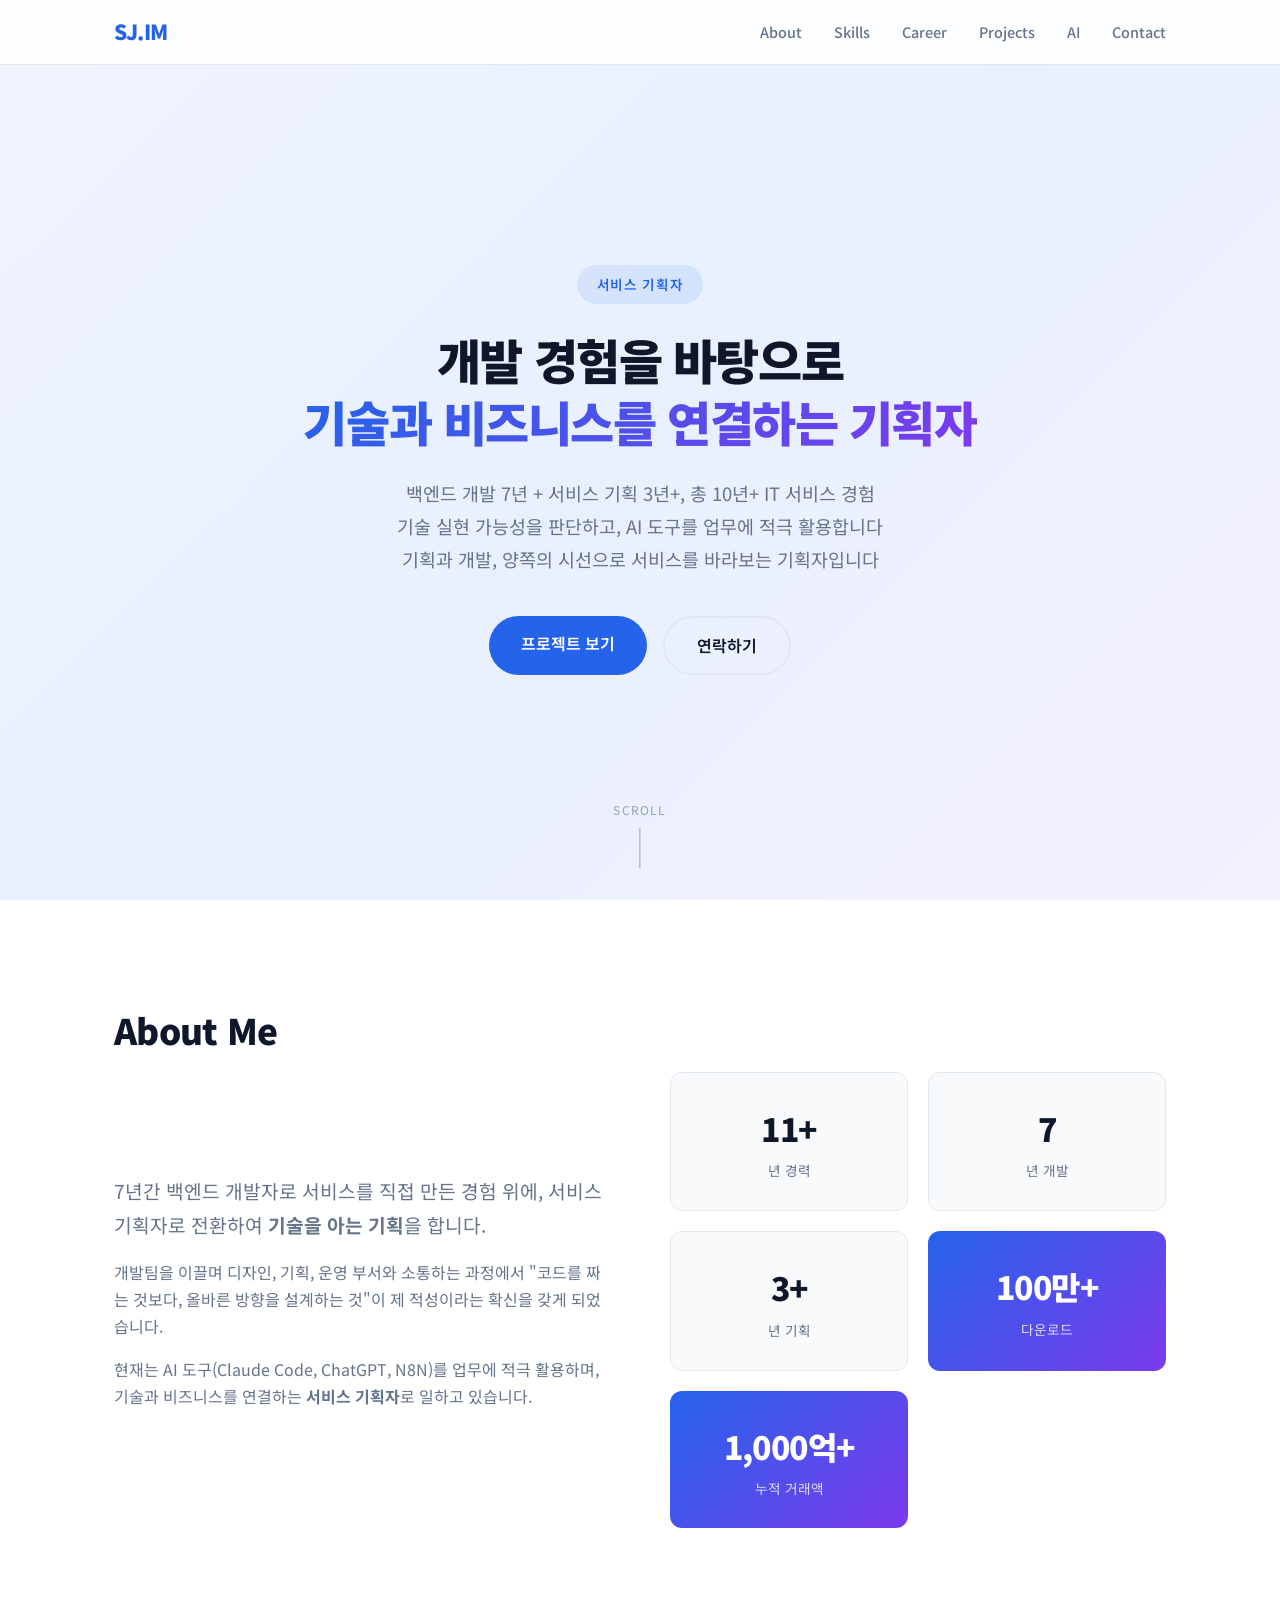
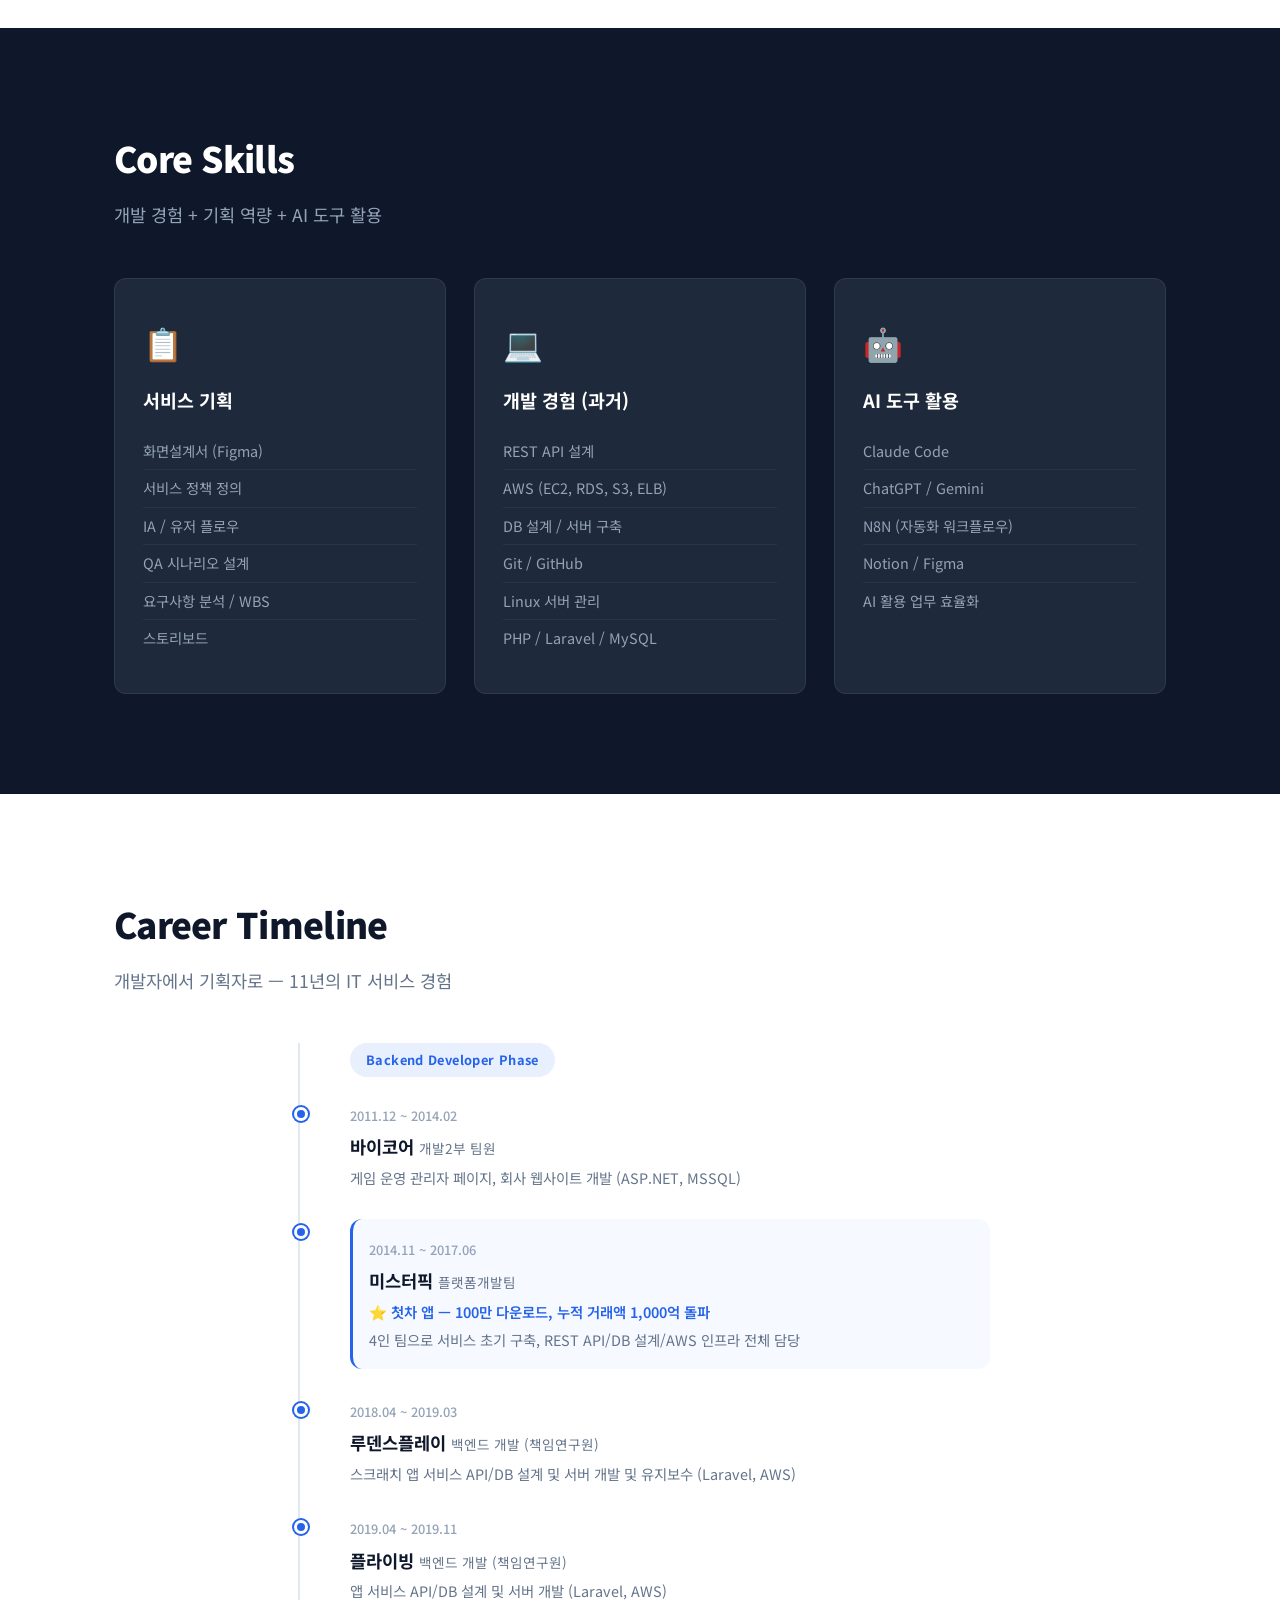
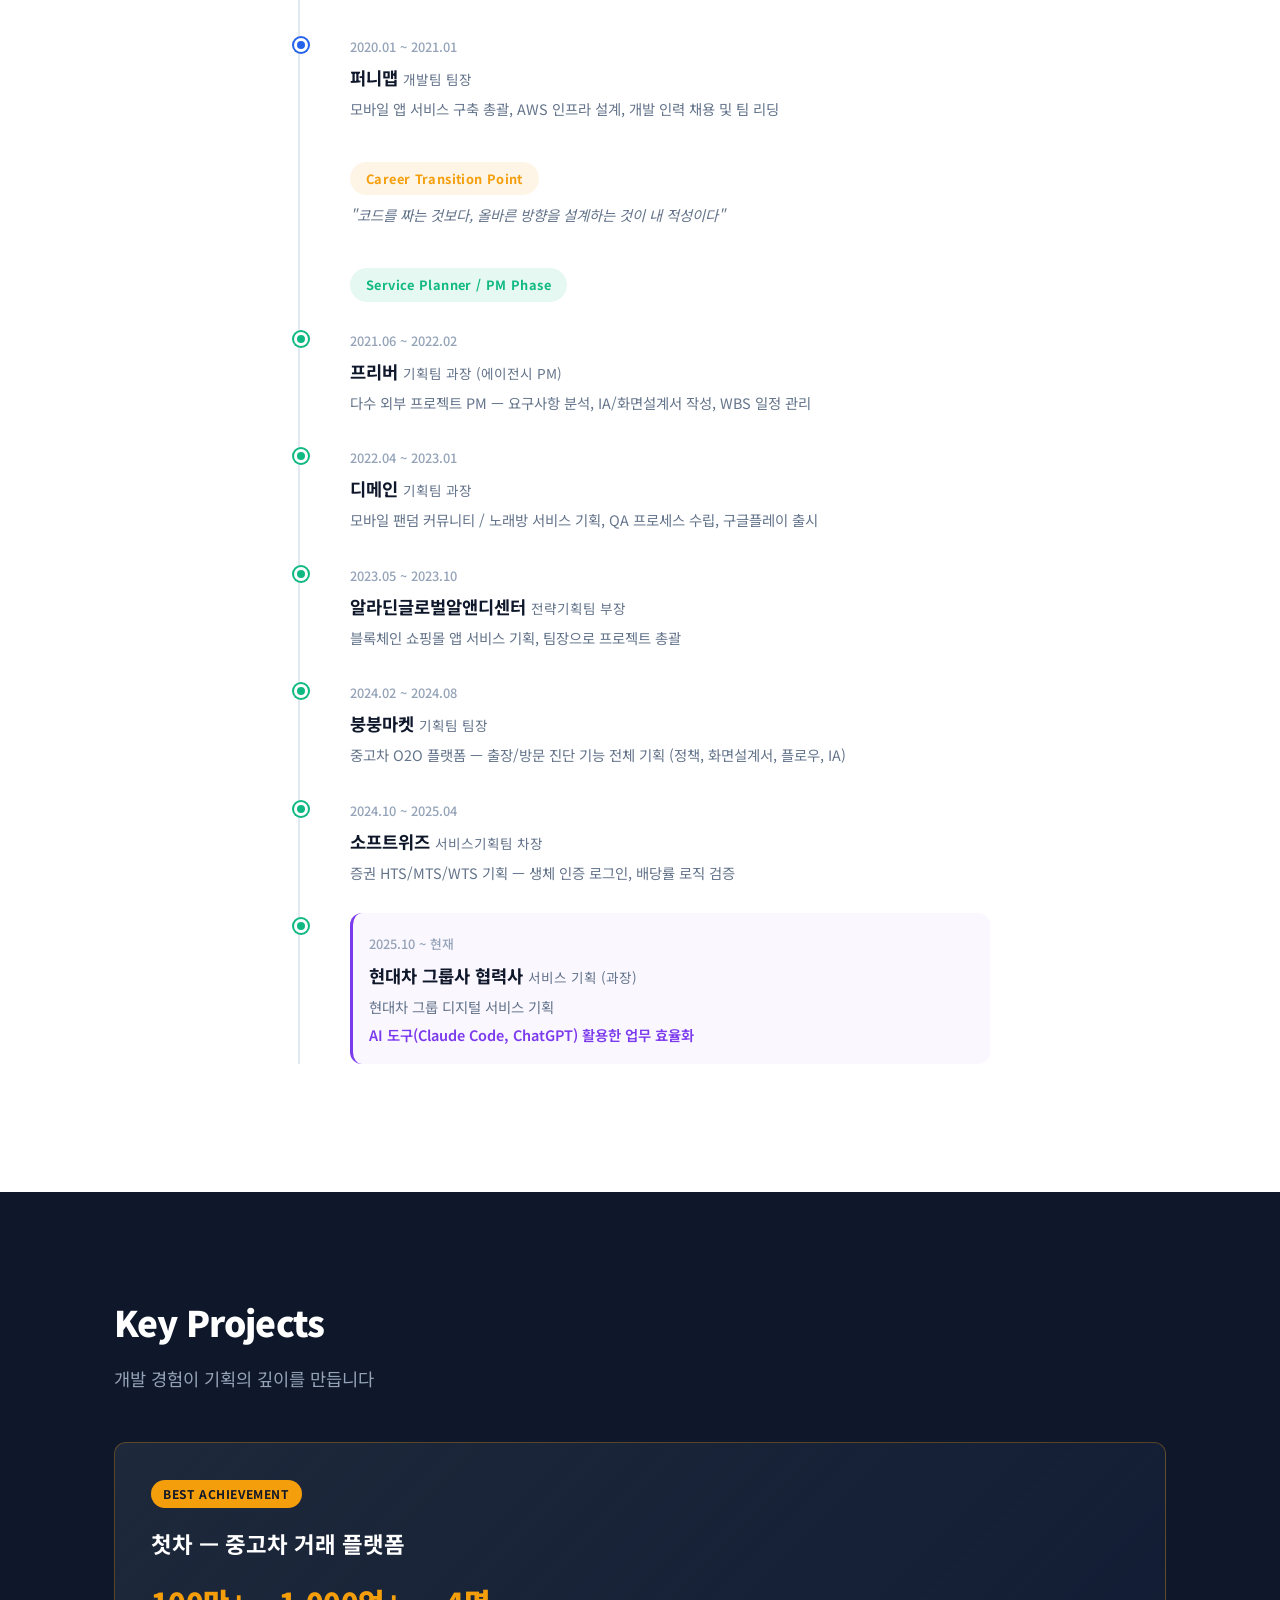
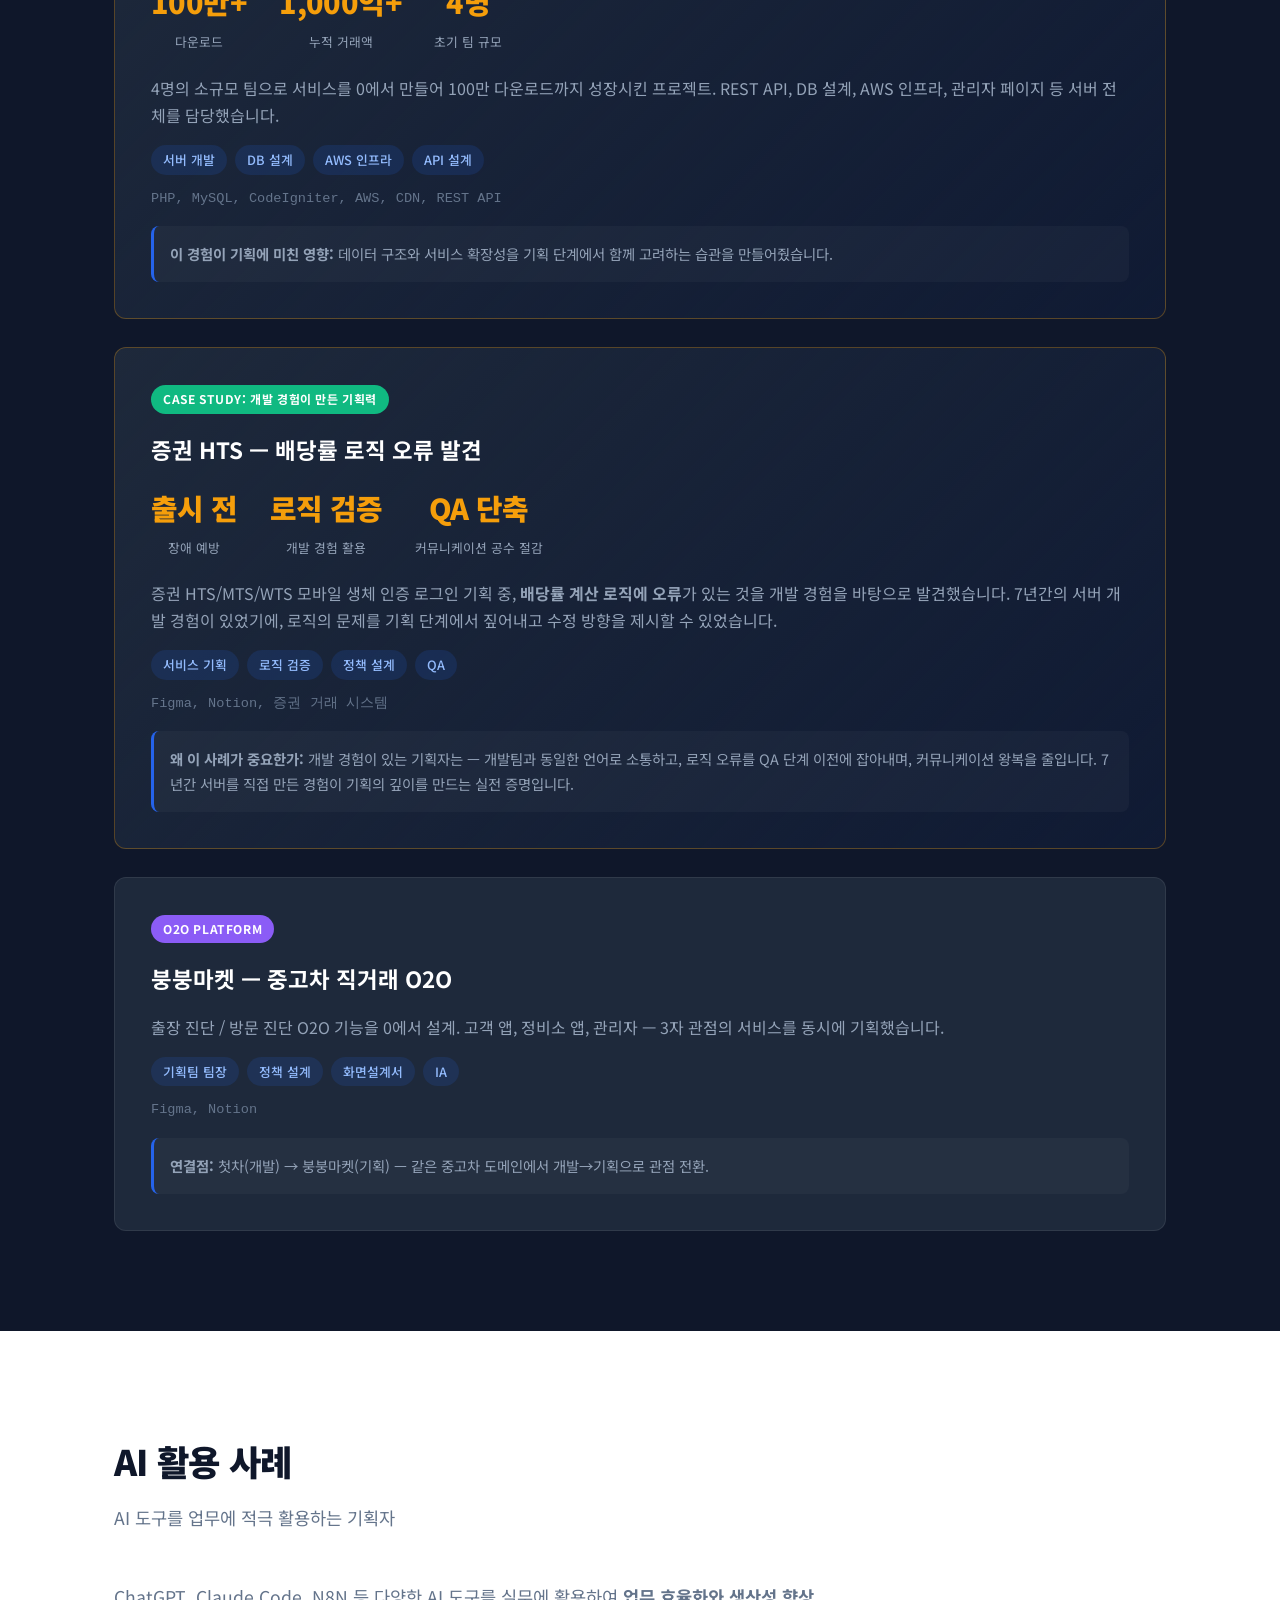
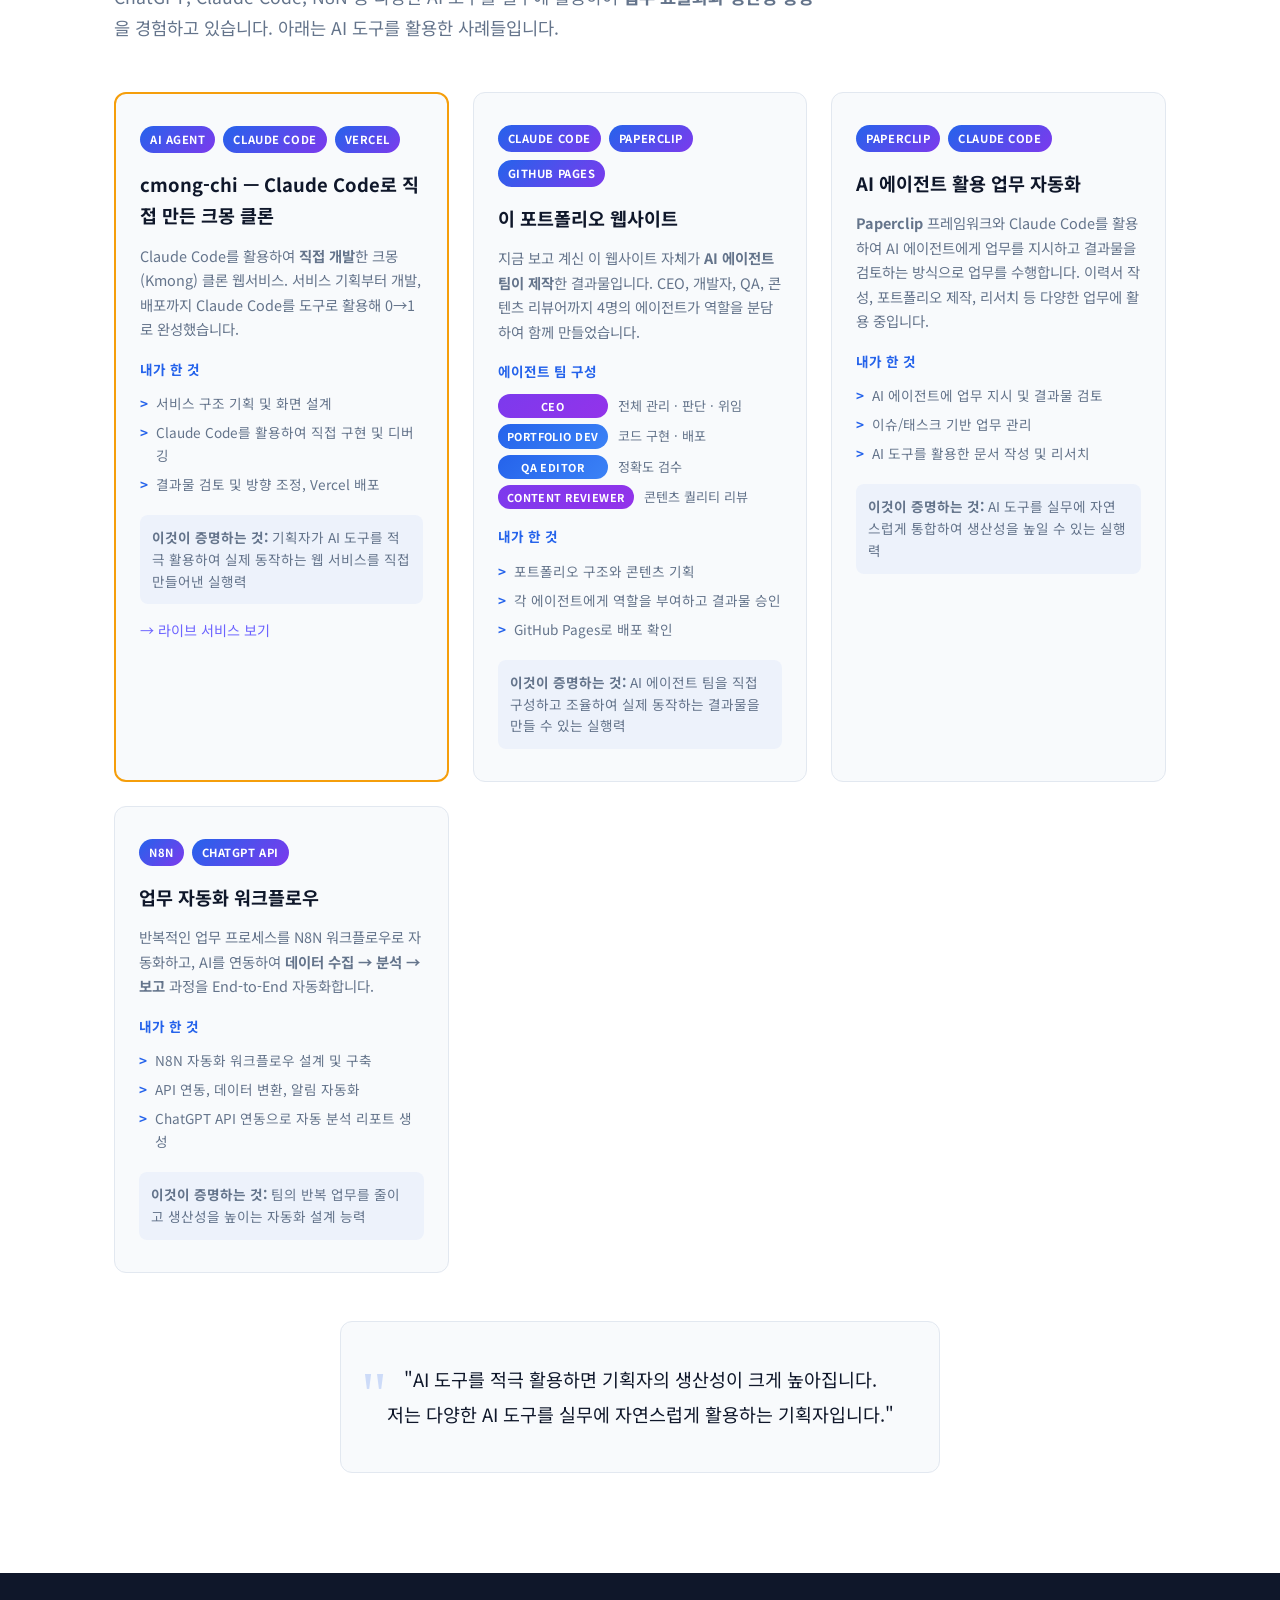
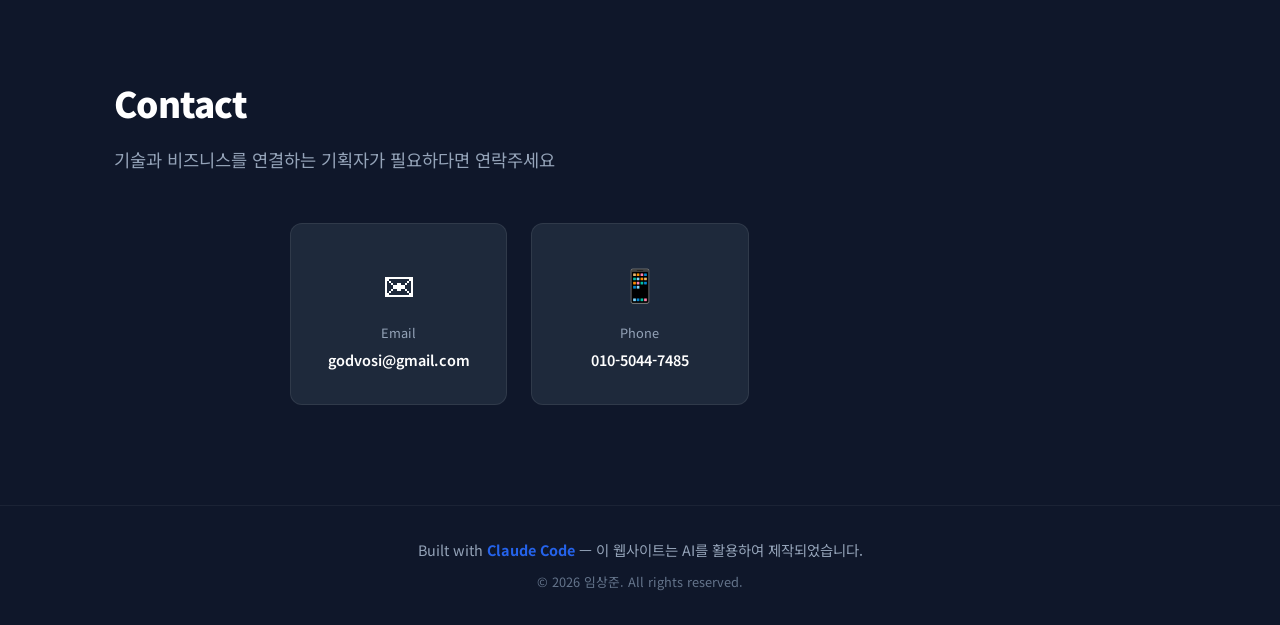
<file: v1/index.html>
<!DOCTYPE html>
<html lang="ko">
<head>
    <meta charset="UTF-8">
    <meta name="viewport" content="width=device-width, initial-scale=1.0">
    <title>임상준 | 서비스 기획자</title>
    <link rel="stylesheet" href="style.css">
    <link rel="preconnect" href="https://fonts.googleapis.com">
    <link href="https://fonts.googleapis.com/css2?family=Noto+Sans+KR:wght@300;400;500;700;900&display=swap" rel="stylesheet">
</head>
<body>

<!-- Navigation -->
<nav class="nav" id="nav">
    <div class="nav-container">
        <a href="#hero" class="nav-logo">SJ.IM</a>
        <button class="nav-toggle" id="navToggle" aria-label="메뉴 열기">
            <span></span><span></span><span></span>
        </button>
        <ul class="nav-menu" id="navMenu">
            <li><a href="#about">About</a></li>
            <li><a href="#skills">Skills</a></li>
            <li><a href="#career">Career</a></li>
            <li><a href="#projects">Projects</a></li>
            <li><a href="#ai">AI</a></li>
            <li><a href="#contact">Contact</a></li>
        </ul>
    </div>
</nav>

<!-- Hero Section -->
<section class="hero" id="hero">
    <div class="hero-content">
        <p class="hero-tag">서비스 기획자</p>
        <h1 class="hero-title">
            개발 경험을 바탕으로<br>
            <span class="highlight">기술과 비즈니스를 연결하는 기획자</span>
        </h1>
        <p class="hero-desc">
            백엔드 개발 7년 + 서비스 기획 3년+, 총 10년+ IT 서비스 경험<br>
            기술 실현 가능성을 판단하고, AI 도구를 업무에 적극 활용합니다<br>
            기획과 개발, 양쪽의 시선으로 서비스를 바라보는 기획자입니다
        </p>
        <div class="hero-cta">
            <a href="#projects" class="btn btn-primary">프로젝트 보기</a>
            <a href="#contact" class="btn btn-outline">연락하기</a>
        </div>
    </div>
    <div class="hero-scroll">
        <span>Scroll</span>
        <div class="scroll-line"></div>
    </div>
</section>

<!-- About Section -->
<section class="section" id="about">
    <div class="container">
        <h2 class="section-title">About Me</h2>
        <div class="about-grid">
            <div class="about-text">
                <p class="about-lead">
                    7년간 백엔드 개발자로 서비스를 직접 만든 경험 위에,
                    서비스 기획자로 전환하여 <strong>기술을 아는 기획</strong>을 합니다.
                </p>
                <p>
                    개발팀을 이끌며 디자인, 기획, 운영 부서와 소통하는 과정에서
                    "코드를 짜는 것보다, 올바른 방향을 설계하는 것"이 제 적성이라는 확신을 갖게 되었습니다.
                </p>
                <p>
                    현재는 AI 도구(Claude Code, ChatGPT, N8N)를 업무에 적극 활용하며,
                    기술과 비즈니스를 연결하는 <strong>서비스 기획자</strong>로 일하고 있습니다.
                </p>
            </div>
            <div class="about-stats">
                <div class="stat-card">
                    <span class="stat-number">11+</span>
                    <span class="stat-label">년 경력</span>
                </div>
                <div class="stat-card">
                    <span class="stat-number">7</span>
                    <span class="stat-label">년 개발</span>
                </div>
                <div class="stat-card">
                    <span class="stat-number">3+</span>
                    <span class="stat-label">년 기획</span>
                </div>
                <div class="stat-card accent">
                    <span class="stat-number">100만+</span>
                    <span class="stat-label">다운로드</span>
                </div>
                <div class="stat-card accent">
                    <span class="stat-number">1,000억+</span>
                    <span class="stat-label">누적 거래액</span>
                </div>
            </div>
        </div>
    </div>
</section>

<!-- Skills Section -->
<section class="section section-dark" id="skills">
    <div class="container">
        <h2 class="section-title">Core Skills</h2>
        <p class="section-subtitle">개발 경험 + 기획 역량 + AI 도구 활용</p>
        <div class="skills-grid">
            <div class="skill-category">
                <div class="skill-icon">&#x1f4cb;</div>
                <h3>서비스 기획</h3>
                <ul>
                    <li>화면설계서 (Figma)</li>
                    <li>서비스 정책 정의</li>
                    <li>IA / 유저 플로우</li>
                    <li>QA 시나리오 설계</li>
                    <li>요구사항 분석 / WBS</li>
                    <li>스토리보드</li>
                </ul>
            </div>
            <div class="skill-category">
                <div class="skill-icon">&#x1f4bb;</div>
                <h3>개발 경험 (과거)</h3>
                <ul>
                    <li>REST API 설계</li>
                    <li>AWS (EC2, RDS, S3, ELB)</li>
                    <li>DB 설계 / 서버 구축</li>
                    <li>Git / GitHub</li>
                    <li>Linux 서버 관리</li>
                    <li>PHP / Laravel / MySQL</li>
                </ul>
            </div>
            <div class="skill-category">
                <div class="skill-icon">&#x1f916;</div>
                <h3>AI 도구 활용</h3>
                <ul>
                    <li>Claude Code</li>
                    <li>ChatGPT / Gemini</li>
                    <li>N8N (자동화 워크플로우)</li>
                    <li>Notion / Figma</li>
                    <li>AI 활용 업무 효율화</li>
                </ul>
            </div>
        </div>
    </div>
</section>

<!-- Career Timeline Section -->
<section class="section" id="career">
    <div class="container">
        <h2 class="section-title">Career Timeline</h2>
        <p class="section-subtitle">개발자에서 기획자로 — 11년의 IT 서비스 경험</p>

        <div class="timeline">
            <!-- Phase Labels -->
            <div class="timeline-phase">
                <span class="phase-badge phase-dev">Backend Developer Phase</span>
            </div>

            <div class="timeline-item">
                <div class="timeline-marker"></div>
                <div class="timeline-content">
                    <span class="timeline-date">2011.12 ~ 2014.02</span>
                    <h3>바이코어 <span class="timeline-role">개발2부 팀원</span></h3>
                    <p>게임 운영 관리자 페이지, 회사 웹사이트 개발 (ASP.NET, MSSQL)</p>
                </div>
            </div>

            <div class="timeline-item featured">
                <div class="timeline-marker"></div>
                <div class="timeline-content">
                    <span class="timeline-date">2014.11 ~ 2017.06</span>
                    <h3>미스터픽 <span class="timeline-role">플랫폼개발팀</span></h3>
                    <p class="timeline-highlight">&#11088; 첫차 앱 — 100만 다운로드, 누적 거래액 1,000억 돌파</p>
                    <p>4인 팀으로 서비스 초기 구축, REST API/DB 설계/AWS 인프라 전체 담당</p>
                </div>
            </div>

            <div class="timeline-item">
                <div class="timeline-marker"></div>
                <div class="timeline-content">
                    <span class="timeline-date">2018.04 ~ 2019.03</span>
                    <h3>루덴스플레이 <span class="timeline-role">백엔드 개발 (책임연구원)</span></h3>
                    <p>스크래치 앱 서비스 API/DB 설계 및 서버 개발 및 유지보수 (Laravel, AWS)</p>
                </div>
            </div>

            <div class="timeline-item">
                <div class="timeline-marker"></div>
                <div class="timeline-content">
                    <span class="timeline-date">2019.04 ~ 2019.11</span>
                    <h3>플라이빙 <span class="timeline-role">백엔드 개발 (책임연구원)</span></h3>
                    <p>앱 서비스 API/DB 설계 및 서버 개발 (Laravel, AWS)</p>
                </div>
            </div>

            <div class="timeline-item">
                <div class="timeline-marker"></div>
                <div class="timeline-content">
                    <span class="timeline-date">2020.01 ~ 2021.01</span>
                    <h3>퍼니맵 <span class="timeline-role">개발팀 팀장</span></h3>
                    <p>모바일 앱 서비스 구축 총괄, AWS 인프라 설계, 개발 인력 채용 및 팀 리딩</p>
                </div>
            </div>

            <!-- Phase Transition -->
            <div class="timeline-phase">
                <span class="phase-badge phase-transition">Career Transition Point</span>
                <p class="phase-desc">"코드를 짜는 것보다, 올바른 방향을 설계하는 것이 내 적성이다"</p>
            </div>

            <div class="timeline-phase">
                <span class="phase-badge phase-plan">Service Planner / PM Phase</span>
            </div>

            <div class="timeline-item">
                <div class="timeline-marker marker-plan"></div>
                <div class="timeline-content">
                    <span class="timeline-date">2021.06 ~ 2022.02</span>
                    <h3>프리버 <span class="timeline-role">기획팀 과장 (에이전시 PM)</span></h3>
                    <p>다수 외부 프로젝트 PM — 요구사항 분석, IA/화면설계서 작성, WBS 일정 관리</p>
                </div>
            </div>

            <div class="timeline-item">
                <div class="timeline-marker marker-plan"></div>
                <div class="timeline-content">
                    <span class="timeline-date">2022.04 ~ 2023.01</span>
                    <h3>디메인 <span class="timeline-role">기획팀 과장</span></h3>
                    <p>모바일 팬덤 커뮤니티 / 노래방 서비스 기획, QA 프로세스 수립, 구글플레이 출시</p>
                </div>
            </div>

            <div class="timeline-item">
                <div class="timeline-marker marker-plan"></div>
                <div class="timeline-content">
                    <span class="timeline-date">2023.05 ~ 2023.10</span>
                    <h3>알라딘글로벌알앤디센터 <span class="timeline-role">전략기획팀 부장</span></h3>
                    <p>블록체인 쇼핑몰 앱 서비스 기획, 팀장으로 프로젝트 총괄</p>
                </div>
            </div>

            <div class="timeline-item">
                <div class="timeline-marker marker-plan"></div>
                <div class="timeline-content">
                    <span class="timeline-date">2024.02 ~ 2024.08</span>
                    <h3>붕붕마켓 <span class="timeline-role">기획팀 팀장</span></h3>
                    <p>중고차 O2O 플랫폼 — 출장/방문 진단 기능 전체 기획 (정책, 화면설계서, 플로우, IA)</p>
                </div>
            </div>

            <div class="timeline-item">
                <div class="timeline-marker marker-plan"></div>
                <div class="timeline-content">
                    <span class="timeline-date">2024.10 ~ 2025.04</span>
                    <h3>소프트위즈 <span class="timeline-role">서비스기획팀 차장</span></h3>
                    <p>증권 HTS/MTS/WTS 기획 — 생체 인증 로그인, 배당률 로직 검증</p>
                </div>
            </div>

            <div class="timeline-item current">
                <div class="timeline-marker marker-plan"></div>
                <div class="timeline-content">
                    <span class="timeline-date">2025.10 ~ 현재</span>
                    <h3>현대차 그룹사 협력사 <span class="timeline-role">서비스 기획 (과장)</span></h3>
                    <p>현대차 그룹 디지털 서비스 기획</p>
                    <p class="timeline-ai-tag">AI 도구(Claude Code, ChatGPT) 활용한 업무 효율화</p>
                </div>
            </div>
        </div>
    </div>
</section>

<!-- Projects Section -->
<section class="section section-dark" id="projects">
    <div class="container">
        <h2 class="section-title">Key Projects</h2>
        <p class="section-subtitle">개발 경험이 기획의 깊이를 만듭니다</p>

        <div class="projects-grid">
            <!-- Project 1: 첫차 -->
            <div class="project-card featured-project">
                <div class="project-badge">Best Achievement</div>
                <h3>첫차 — 중고차 거래 플랫폼</h3>
                <div class="project-metrics">
                    <div class="metric">
                        <span class="metric-value">100만+</span>
                        <span class="metric-label">다운로드</span>
                    </div>
                    <div class="metric">
                        <span class="metric-value">1,000억+</span>
                        <span class="metric-label">누적 거래액</span>
                    </div>
                    <div class="metric">
                        <span class="metric-value">4명</span>
                        <span class="metric-label">초기 팀 규모</span>
                    </div>
                </div>
                <p class="project-desc">
                    4명의 소규모 팀으로 서비스를 0에서 만들어 100만 다운로드까지 성장시킨 프로젝트.
                    REST API, DB 설계, AWS 인프라, 관리자 페이지 등 서버 전체를 담당했습니다.
                </p>
                <div class="project-role">
                    <span class="role-tag">서버 개발</span>
                    <span class="role-tag">DB 설계</span>
                    <span class="role-tag">AWS 인프라</span>
                    <span class="role-tag">API 설계</span>
                </div>
                <div class="project-tech">PHP, MySQL, CodeIgniter, AWS, CDN, REST API</div>
                <div class="project-learning">
                    <strong>이 경험이 기획에 미친 영향:</strong>
                    데이터 구조와 서비스 확장성을 기획 단계에서 함께 고려하는 습관을 만들어줬습니다.
                </div>
            </div>

            <!-- Project 2: 증권 HTS/MTS — Case Study -->
            <div class="project-card featured-project">
                <div class="project-badge badge-fintech">Case Study: 개발 경험이 만든 기획력</div>
                <h3>증권 HTS — 배당률 로직 오류 발견</h3>
                <div class="project-metrics">
                    <div class="metric">
                        <span class="metric-value">출시 전</span>
                        <span class="metric-label">장애 예방</span>
                    </div>
                    <div class="metric">
                        <span class="metric-value">로직 검증</span>
                        <span class="metric-label">개발 경험 활용</span>
                    </div>
                    <div class="metric">
                        <span class="metric-value">QA 단축</span>
                        <span class="metric-label">커뮤니케이션 공수 절감</span>
                    </div>
                </div>
                <p class="project-desc">
                    증권 HTS/MTS/WTS 모바일 생체 인증 로그인 기획 중,
                    <strong>배당률 계산 로직에 오류</strong>가 있는 것을 개발 경험을 바탕으로 발견했습니다.
                    7년간의 서버 개발 경험이 있었기에,
                    로직의 문제를 기획 단계에서 짚어내고 수정 방향을 제시할 수 있었습니다.
                </p>
                <div class="project-role">
                    <span class="role-tag">서비스 기획</span>
                    <span class="role-tag">로직 검증</span>
                    <span class="role-tag">정책 설계</span>
                    <span class="role-tag">QA</span>
                </div>
                <div class="project-tech">Figma, Notion, 증권 거래 시스템</div>
                <div class="project-learning">
                    <strong>왜 이 사례가 중요한가:</strong>
                    개발 경험이 있는 기획자는 — 개발팀과 동일한 언어로 소통하고, 로직 오류를 QA 단계 이전에 잡아내며, 커뮤니케이션 왕복을 줄입니다. 7년간 서버를 직접 만든 경험이 기획의 깊이를 만드는 실전 증명입니다.
                </div>
            </div>

            <!-- Project 3: 붕붕마켓 -->
            <div class="project-card">
                <div class="project-badge badge-o2o">O2O Platform</div>
                <h3>붕붕마켓 — 중고차 직거래 O2O</h3>
                <p class="project-desc">
                    출장 진단 / 방문 진단 O2O 기능을 0에서 설계.
                    고객 앱, 정비소 앱, 관리자 — 3자 관점의 서비스를 동시에 기획했습니다.
                </p>
                <div class="project-role">
                    <span class="role-tag">기획팀 팀장</span>
                    <span class="role-tag">정책 설계</span>
                    <span class="role-tag">화면설계서</span>
                    <span class="role-tag">IA</span>
                </div>
                <div class="project-tech">Figma, Notion</div>
                <div class="project-learning">
                    <strong>연결점:</strong>
                    첫차(개발) → 붕붕마켓(기획) — 같은 중고차 도메인에서 개발→기획으로 관점 전환.
                </div>
            </div>
        </div>
    </div>
</section>

<!-- AI Section -->
<section class="section" id="ai">
    <div class="container">
        <h2 class="section-title">AI 활용 사례</h2>
        <p class="section-subtitle">AI 도구를 업무에 적극 활용하는 기획자</p>

        <div class="ai-intro">
            <p>
                ChatGPT, Claude Code, N8N 등 다양한 AI 도구를 실무에 활용하여
                <strong>업무 효율화와 생산성 향상</strong>을 경험하고 있습니다.
                아래는 AI 도구를 활용한 사례들입니다.
            </p>
        </div>

        <div class="ai-grid">
            <!-- AI Project 1: cmong-chi (Featured) -->
            <div class="ai-card" style="border: 2px solid var(--accent, #6366f1);">
                <div class="ai-card-header">
                    <span class="ai-tool-badge">AI Agent</span>
                    <span class="ai-tool-badge">Claude Code</span>
                    <span class="ai-tool-badge">Vercel</span>
                </div>
                <h3><a href="https://cmong-chi.vercel.app/" target="_blank" style="color: inherit; text-decoration: none;">cmong-chi — Claude Code로 직접 만든 크몽 클론</a></h3>
                <p>
                    Claude Code를 활용하여 <strong>직접 개발</strong>한 크몽(Kmong) 클론 웹서비스.
                    서비스 기획부터 개발, 배포까지 Claude Code를 도구로 활용해 0→1로 완성했습니다.
                </p>
                <div class="ai-what-i-did">
                    <h4>내가 한 것</h4>
                    <ul>
                        <li>서비스 구조 기획 및 화면 설계</li>
                        <li>Claude Code를 활용하여 직접 구현 및 디버깅</li>
                        <li>결과물 검토 및 방향 조정, Vercel 배포</li>
                    </ul>
                </div>
                <div class="ai-proves">
                    <strong>이것이 증명하는 것:</strong> 기획자가 AI 도구를 적극 활용하여 실제 동작하는 웹 서비스를 직접 만들어낸 실행력
                </div>
                <div style="margin-top: 12px;">
                    <a href="https://cmong-chi.vercel.app/" target="_blank" style="color: #6c63ff; font-size: 0.88rem;">→ 라이브 서비스 보기</a>
                </div>
            </div>

            <!-- AI Project 2: This Portfolio -->
            <div class="ai-card">
                <div class="ai-card-header">
                    <span class="ai-tool-badge">Claude Code</span>
                    <span class="ai-tool-badge">Paperclip</span>
                    <span class="ai-tool-badge">GitHub Pages</span>
                </div>
                <h3>이 포트폴리오 웹사이트</h3>
                <p>
                    지금 보고 계신 이 웹사이트 자체가 <strong>AI 에이전트 팀이 제작</strong>한 결과물입니다.
                    CEO, 개발자, QA, 콘텐츠 리뷰어까지 4명의 에이전트가 역할을 분담하여 함께 만들었습니다.
                </p>
                <div class="agent-team">
                    <h4>에이전트 팀 구성</h4>
                    <div class="agent-list">
                        <div class="agent-item">
                            <span class="agent-role-badge opus">CEO</span>
                            <span class="agent-desc">전체 관리 · 판단 · 위임</span>
                        </div>
                        <div class="agent-item">
                            <span class="agent-role-badge sonnet">Portfolio Dev</span>
                            <span class="agent-desc">코드 구현 · 배포</span>
                        </div>
                        <div class="agent-item">
                            <span class="agent-role-badge sonnet">QA Editor</span>
                            <span class="agent-desc">정확도 검수</span>
                        </div>
                        <div class="agent-item">
                            <span class="agent-role-badge opus">Content Reviewer</span>
                            <span class="agent-desc">콘텐츠 퀄리티 리뷰</span>
                        </div>
                    </div>
                </div>
                <div class="ai-what-i-did">
                    <h4>내가 한 것</h4>
                    <ul>
                        <li>포트폴리오 구조와 콘텐츠 기획</li>
                        <li>각 에이전트에게 역할을 부여하고 결과물 승인</li>
                        <li>GitHub Pages로 배포 확인</li>
                    </ul>
                </div>
                <div class="ai-proves">
                    <strong>이것이 증명하는 것:</strong> AI 에이전트 팀을 직접 구성하고 조율하여 실제 동작하는 결과물을 만들 수 있는 실행력
                </div>
            </div>

            <!-- AI Project 3: Paperclip -->
            <div class="ai-card">
                <div class="ai-card-header">
                    <span class="ai-tool-badge">Paperclip</span>
                    <span class="ai-tool-badge">Claude Code</span>
                </div>
                <h3>AI 에이전트 활용 업무 자동화</h3>
                <p>
                    <strong>Paperclip</strong> 프레임워크와 Claude Code를 활용하여
                    AI 에이전트에게 업무를 지시하고 결과물을 검토하는 방식으로 업무를 수행합니다.
                    이력서 작성, 포트폴리오 제작, 리서치 등 다양한 업무에 활용 중입니다.
                </p>
                <div class="ai-what-i-did">
                    <h4>내가 한 것</h4>
                    <ul>
                        <li>AI 에이전트에 업무 지시 및 결과물 검토</li>
                        <li>이슈/태스크 기반 업무 관리</li>
                        <li>AI 도구를 활용한 문서 작성 및 리서치</li>
                    </ul>
                </div>
                <div class="ai-proves">
                    <strong>이것이 증명하는 것:</strong> AI 도구를 실무에 자연스럽게 통합하여 생산성을 높일 수 있는 실행력
                </div>
            </div>

            <!-- AI Project 4: N8N -->
            <div class="ai-card">
                <div class="ai-card-header">
                    <span class="ai-tool-badge">N8N</span>
                    <span class="ai-tool-badge">ChatGPT API</span>
                </div>
                <h3>업무 자동화 워크플로우</h3>
                <p>
                    반복적인 업무 프로세스를 N8N 워크플로우로 자동화하고,
                    AI를 연동하여 <strong>데이터 수집 → 분석 → 보고</strong> 과정을 End-to-End 자동화합니다.
                </p>
                <div class="ai-what-i-did">
                    <h4>내가 한 것</h4>
                    <ul>
                        <li>N8N 자동화 워크플로우 설계 및 구축</li>
                        <li>API 연동, 데이터 변환, 알림 자동화</li>
                        <li>ChatGPT API 연동으로 자동 분석 리포트 생성</li>
                    </ul>
                </div>
                <div class="ai-proves">
                    <strong>이것이 증명하는 것:</strong> 팀의 반복 업무를 줄이고 생산성을 높이는 자동화 설계 능력
                </div>
            </div>
        </div>

        <div class="ai-philosophy">
            <blockquote>
                "AI 도구를 적극 활용하면 기획자의 생산성이 크게 높아집니다.<br>
                저는 다양한 AI 도구를 실무에 자연스럽게 활용하는 기획자입니다."
            </blockquote>
        </div>
    </div>
</section>

<!-- Contact Section -->
<section class="section section-dark" id="contact">
    <div class="container">
        <h2 class="section-title">Contact</h2>
        <p class="section-subtitle">기술과 비즈니스를 연결하는 기획자가 필요하다면 연락주세요</p>
        <div class="contact-grid">
            <a href="mailto:godvosi@gmail.com" class="contact-card">
                <span class="contact-icon">&#x2709;</span>
                <span class="contact-label">Email</span>
                <span class="contact-value">godvosi@gmail.com</span>
            </a>
            <a href="tel:010-5044-7485" class="contact-card">
                <span class="contact-icon">&#x1f4f1;</span>
                <span class="contact-label">Phone</span>
                <span class="contact-value">010-5044-7485</span>
            </a>
            <!-- Figma Portfolio 임시 비활성화
            <a href="https://www.figma.com/file/aMPdmCfjfKp6DacVw2sA0z/%EC%9E%84%EC%83%81%EC%A4%80?type=design&node-id=0%3A1&mode=design" target="_blank" class="contact-card">
                <span class="contact-icon">&#x1f3a8;</span>
                <span class="contact-label">Figma Portfolio</span>
                <span class="contact-value">기획 산출물 보기</span>
            </a>
            -->
        </div>
    </div>
</section>

<!-- Footer -->
<footer class="footer">
    <div class="container">
        <p class="footer-built">
            Built with <strong>Claude Code</strong> &mdash; 이 웹사이트는 AI를 활용하여 제작되었습니다.
        </p>
        <p class="footer-copy">&copy; 2026 임상준. All rights reserved.</p>
    </div>
</footer>

<script src="script.js"></script>
</body>
</html>
</file>
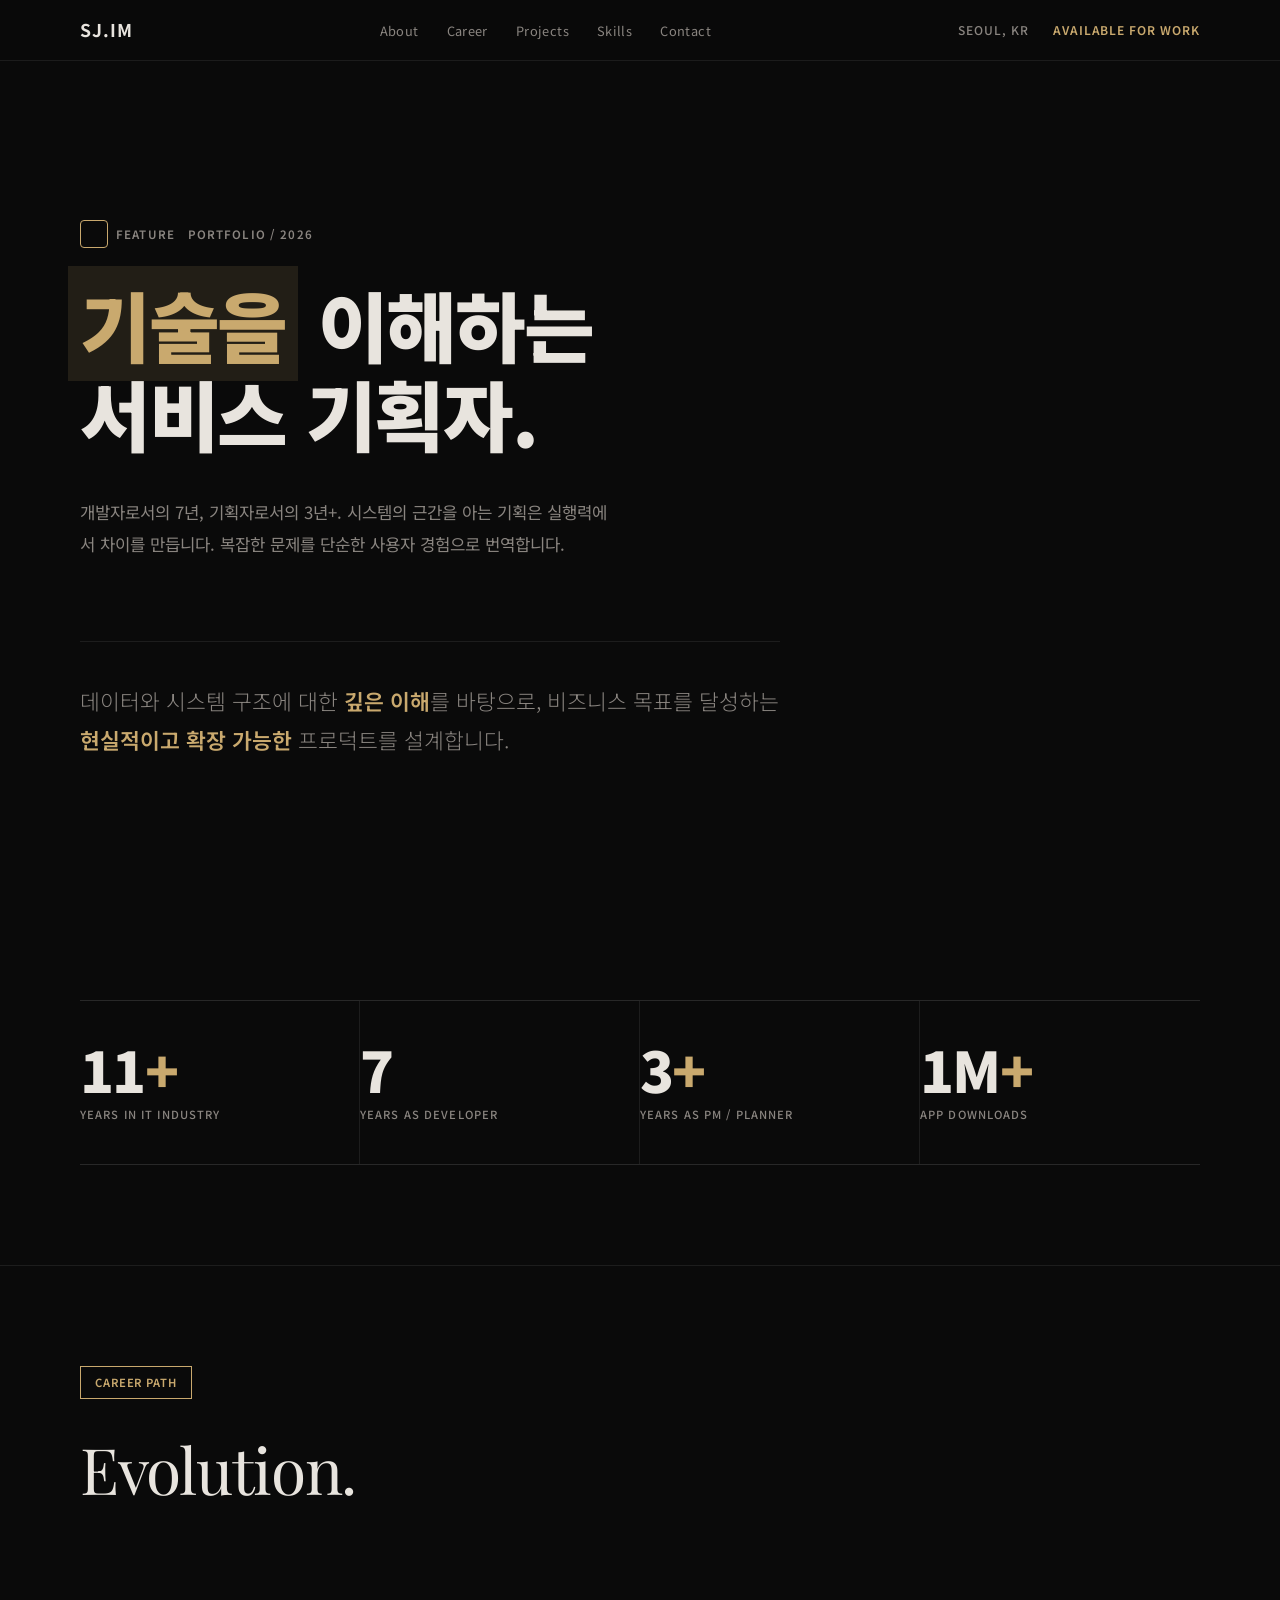
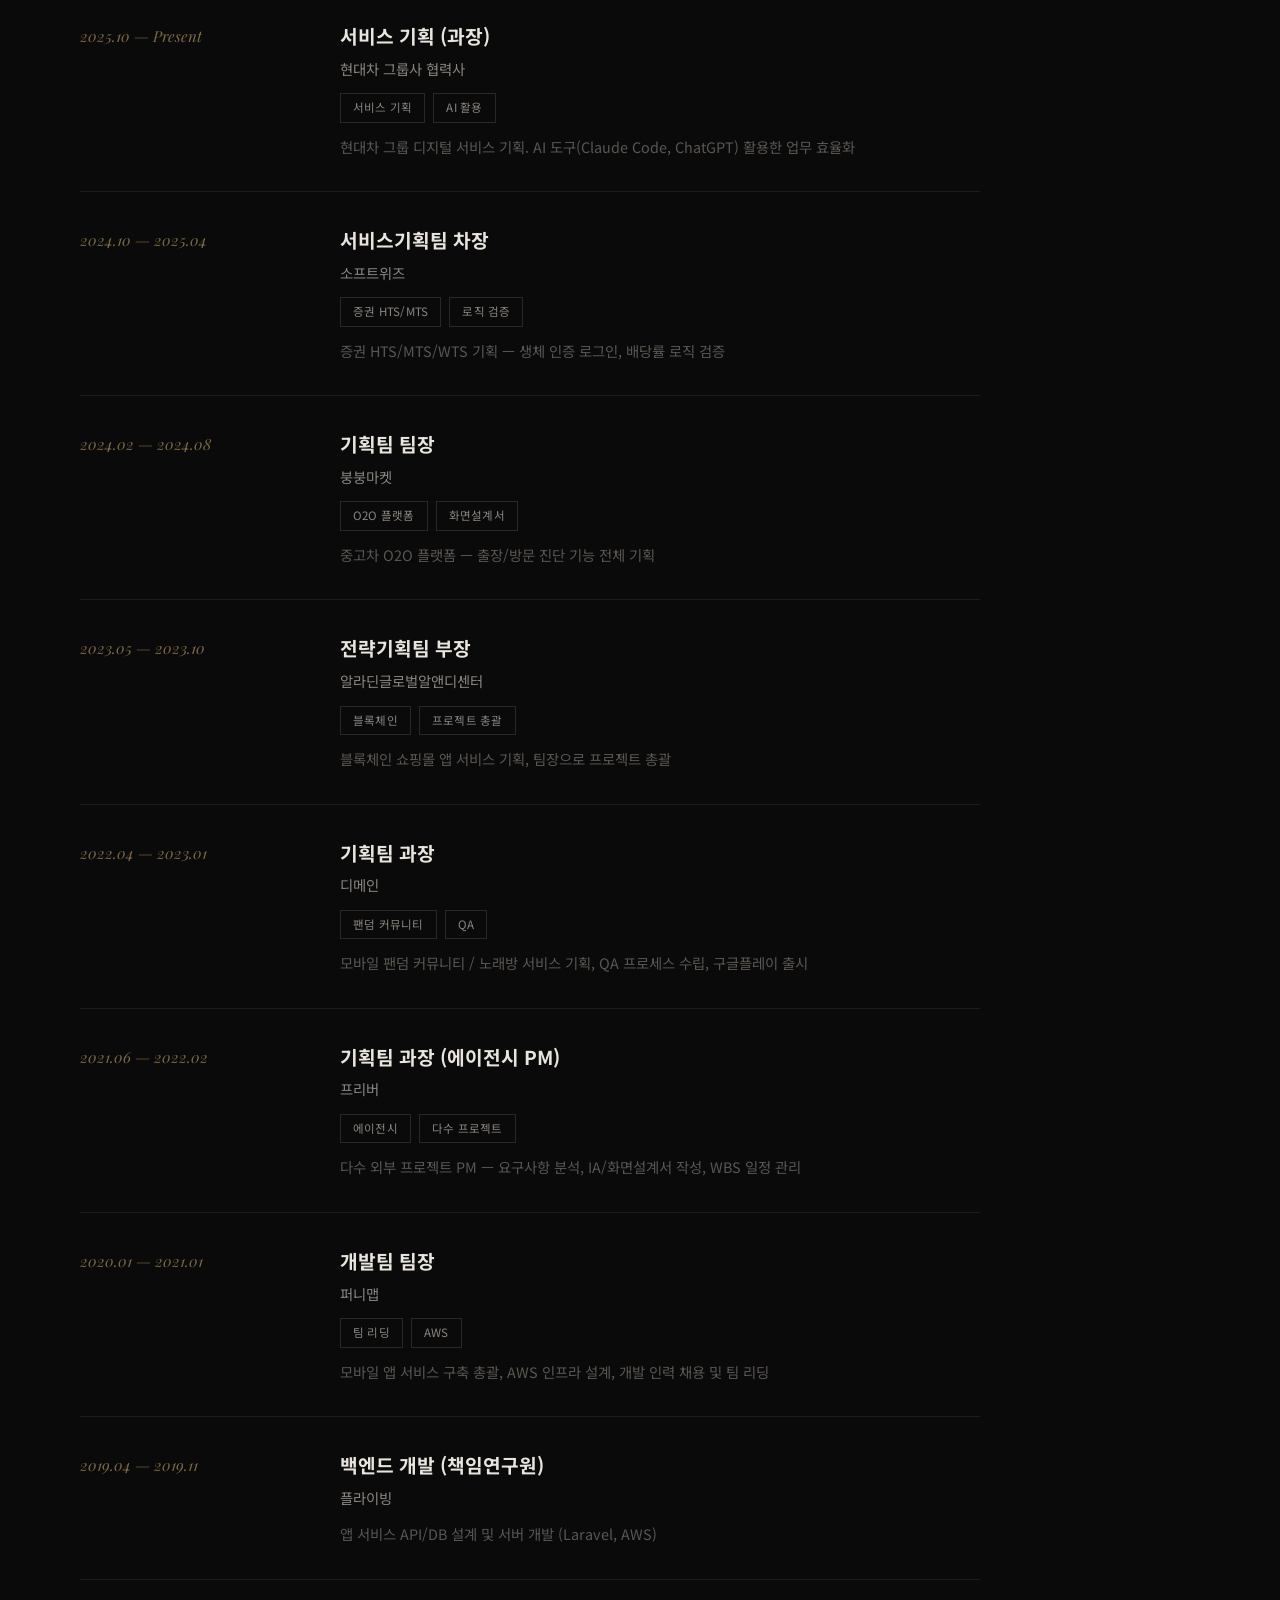
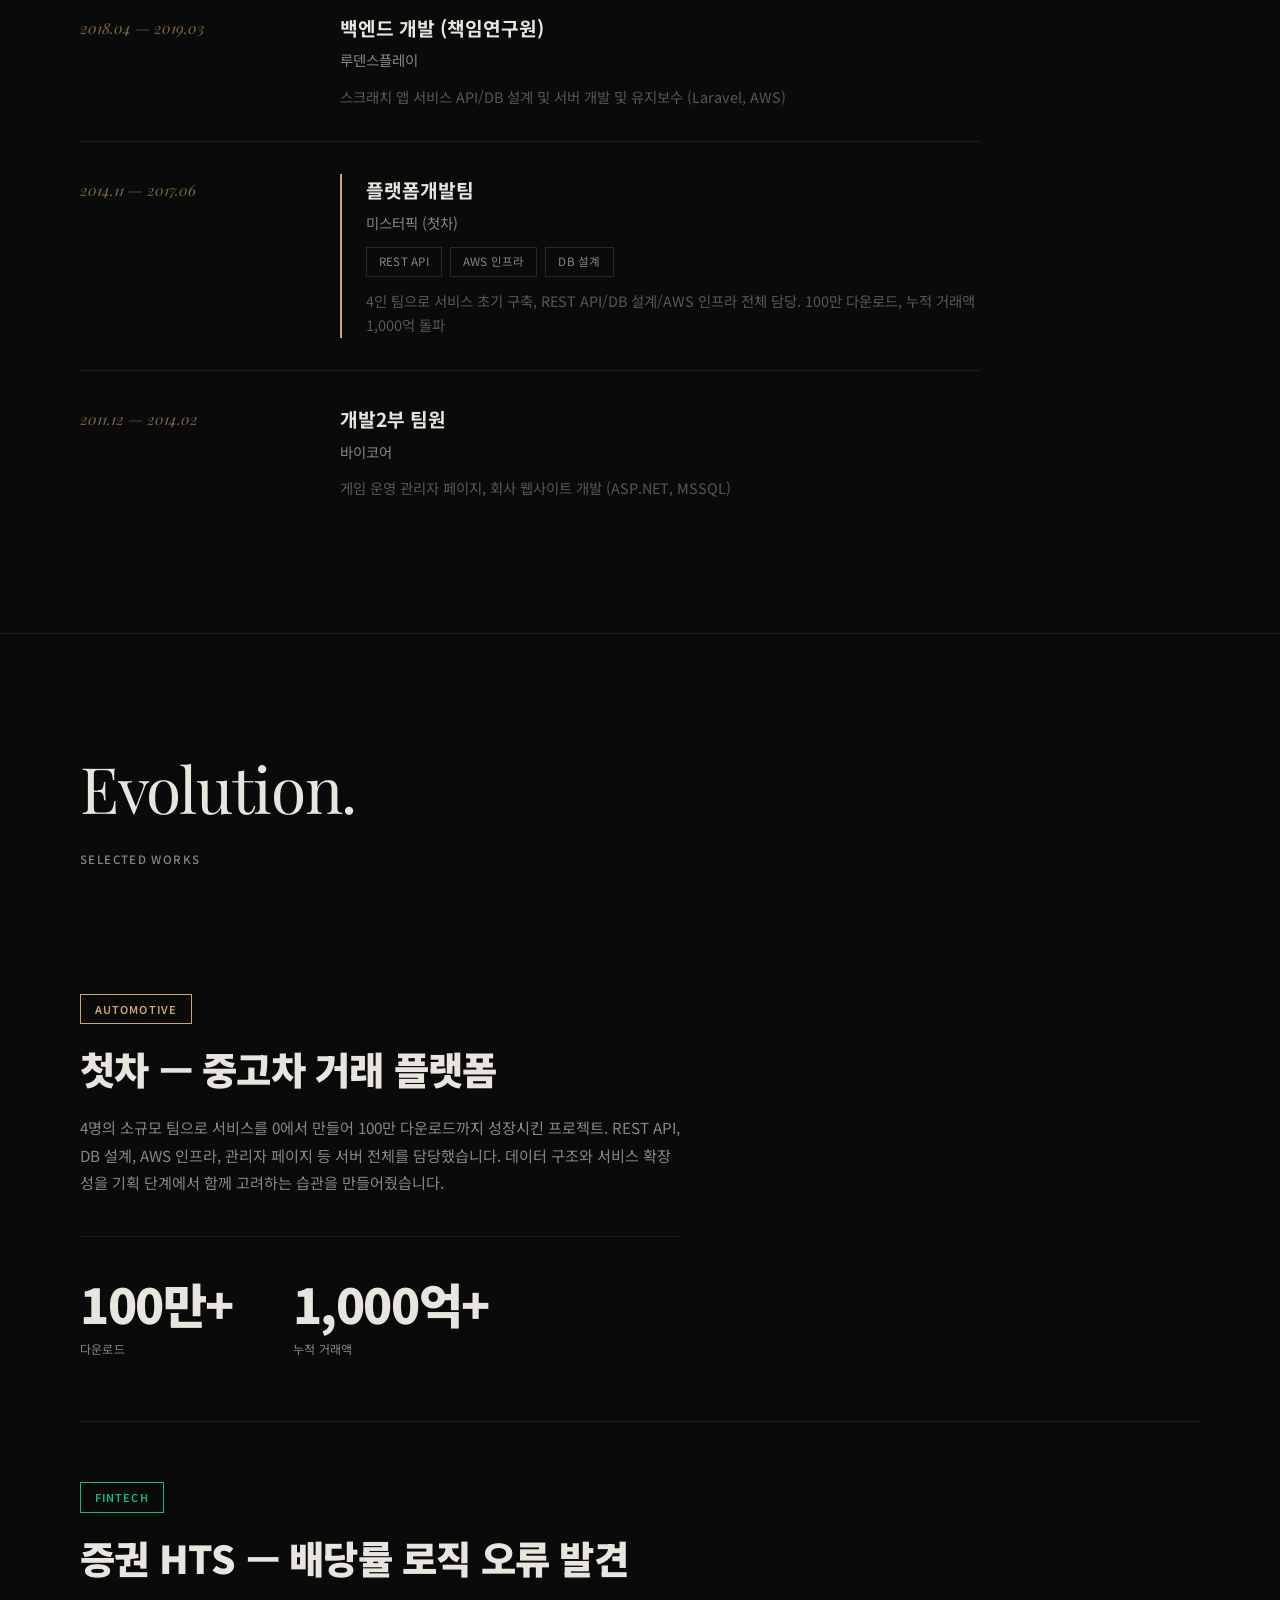
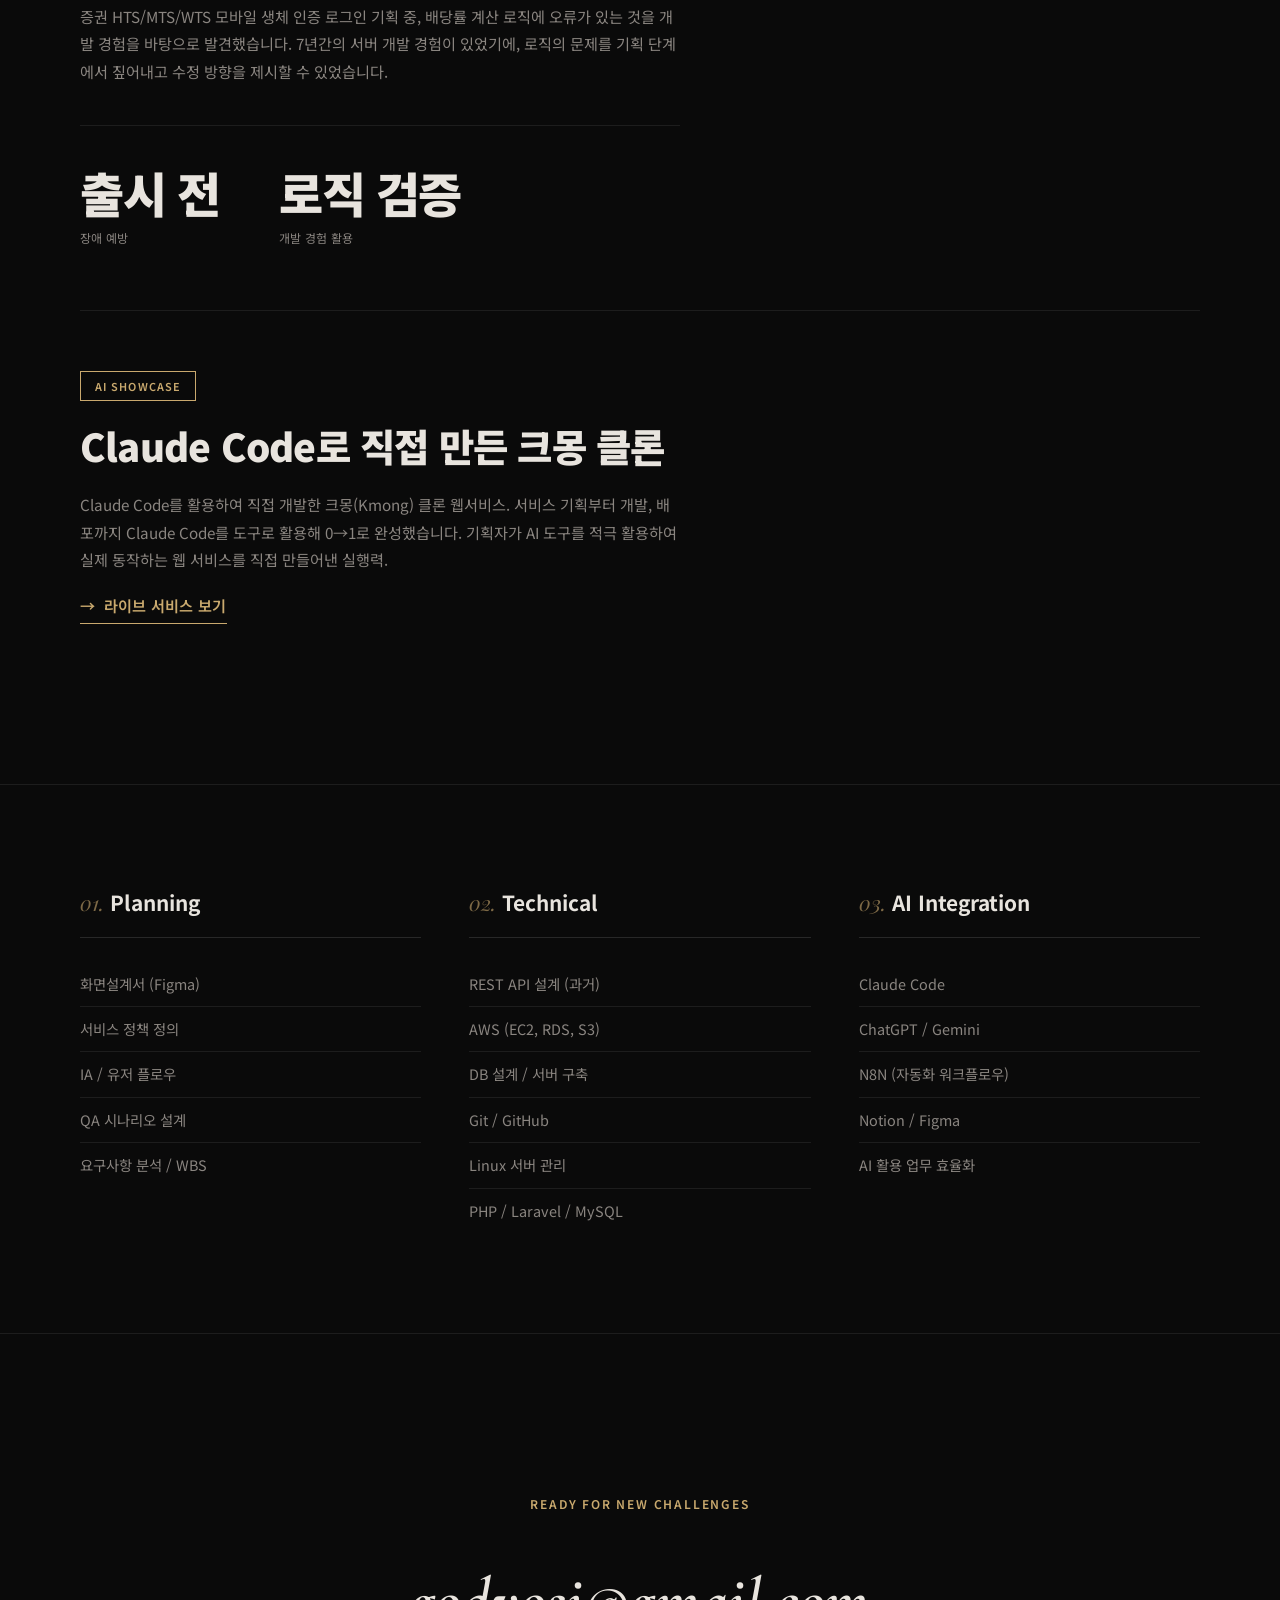
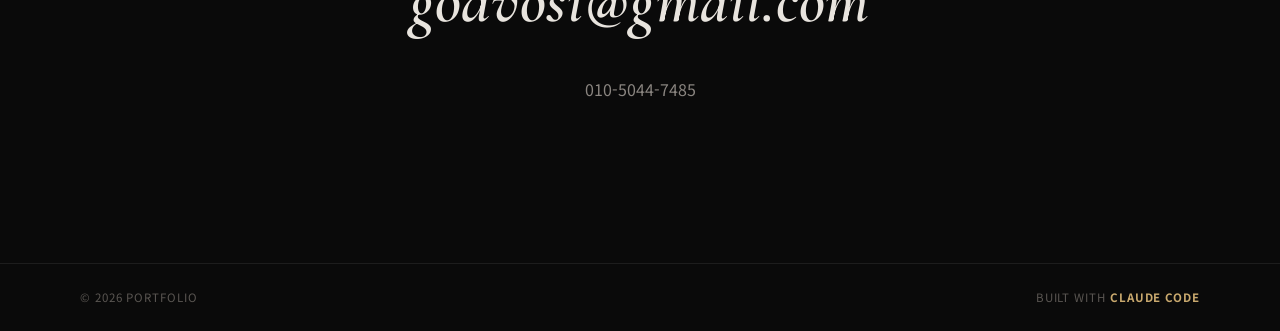
<file: v2/index.html>
<!DOCTYPE html>
<html lang="ko">
<head>
    <meta charset="UTF-8">
    <meta name="viewport" content="width=device-width, initial-scale=1.0">
    <title>임상준 | 서비스 기획자</title>
    <link rel="stylesheet" href="style.css">
    <link rel="preconnect" href="https://fonts.googleapis.com">
    <link href="https://fonts.googleapis.com/css2?family=Noto+Sans+KR:wght@300;400;500;700;900&family=Playfair+Display:ital,wght@0,400;0,700;1,400;1,700&family=Cormorant+Garamond:ital,wght@0,400;0,600;1,400;1,600&display=swap" rel="stylesheet">
</head>
<body>

<!-- Navigation -->
<nav class="nav" id="nav">
    <div class="nav-container">
        <a href="#hero" class="nav-logo">SJ.IM</a>
        <button class="nav-toggle" id="navToggle" aria-label="메뉴 열기">
            <span></span><span></span><span></span>
        </button>
        <ul class="nav-menu" id="navMenu">
            <li><a href="#about">About</a></li>
            <li><a href="#career">Career</a></li>
            <li><a href="#projects">Projects</a></li>
            <li><a href="#skills">Skills</a></li>
            <li><a href="#contact">Contact</a></li>
        </ul>
        <div class="nav-status">
            <span class="nav-location">SEOUL, KR</span>
            <span class="nav-available">AVAILABLE FOR WORK</span>
        </div>
    </div>
</nav>

<!-- Hero Section -->
<section class="hero" id="hero">
    <div class="hero-content">
        <div class="hero-badge">FEATURE &nbsp; PORTFOLIO / 2026</div>
        <h1 class="hero-title" id="heroTitle"></h1>
        <p class="hero-desc hero-fade" style="opacity: 0;">
            개발자로서의 7년, 기획자로서의 3년+. 시스템의 근간을 아는 기획은
            실행력에서 차이를 만듭니다. 복잡한 문제를 단순한 사용자 경험으로
            번역합니다.
        </p>
    </div>
    <div class="hero-quote hero-fade" style="opacity: 0;">
        <p>
            데이터와 시스템 구조에 대한 <strong>깊은 이해</strong>를 바탕으로,
            비즈니스 목표를 달성하는 <strong>현실적이고 확장 가능한</strong>
            프로덕트를 설계합니다.
        </p>
    </div>
</section>

<!-- About / Stats Section -->
<section class="section" id="about">
    <div class="container">
        <div class="stats-grid">
            <div class="stat-item">
                <span class="stat-number">11<span class="stat-plus">+</span></span>
                <span class="stat-label">YEARS IN IT INDUSTRY</span>
            </div>
            <div class="stat-item">
                <span class="stat-number">7</span>
                <span class="stat-label">YEARS AS DEVELOPER</span>
            </div>
            <div class="stat-item">
                <span class="stat-number">3<span class="stat-plus">+</span></span>
                <span class="stat-label">YEARS AS PM / PLANNER</span>
            </div>
            <div class="stat-item">
                <span class="stat-number">1M<span class="stat-plus">+</span></span>
                <span class="stat-label">APP DOWNLOADS</span>
            </div>
        </div>
    </div>
</section>

<!-- Career Timeline Section -->
<section class="section" id="career">
    <div class="container">
        <div class="career-header">
            <div class="career-badge">CAREER PATH</div>
            <h2 class="career-title">Evolution.</h2>
        </div>

        <div class="career-list">
            <!-- Current -->
            <div class="career-item">
                <div class="career-date"><em>2025.10 — Present</em></div>
                <div class="career-detail">
                    <h3>서비스 기획 (과장)</h3>
                    <p class="career-company">현대차 그룹사 협력사</p>
                    <div class="career-tags">
                        <span class="career-tag">서비스 기획</span>
                        <span class="career-tag">AI 활용</span>
                    </div>
                    <p class="career-desc">현대차 그룹 디지털 서비스 기획. AI 도구(Claude Code, ChatGPT) 활용한 업무 효율화</p>
                </div>
            </div>

            <div class="career-divider"></div>

            <!-- 소프트위즈 -->
            <div class="career-item">
                <div class="career-date"><em>2024.10 — 2025.04</em></div>
                <div class="career-detail">
                    <h3>서비스기획팀 차장</h3>
                    <p class="career-company">소프트위즈</p>
                    <div class="career-tags">
                        <span class="career-tag">증권 HTS/MTS</span>
                        <span class="career-tag">로직 검증</span>
                    </div>
                    <p class="career-desc">증권 HTS/MTS/WTS 기획 — 생체 인증 로그인, 배당률 로직 검증</p>
                </div>
            </div>

            <div class="career-divider"></div>

            <!-- 붕붕마켓 -->
            <div class="career-item">
                <div class="career-date"><em>2024.02 — 2024.08</em></div>
                <div class="career-detail">
                    <h3>기획팀 팀장</h3>
                    <p class="career-company">붕붕마켓</p>
                    <div class="career-tags">
                        <span class="career-tag">O2O 플랫폼</span>
                        <span class="career-tag">화면설계서</span>
                    </div>
                    <p class="career-desc">중고차 O2O 플랫폼 — 출장/방문 진단 기능 전체 기획</p>
                </div>
            </div>

            <div class="career-divider"></div>

            <!-- 알라딘 -->
            <div class="career-item">
                <div class="career-date"><em>2023.05 — 2023.10</em></div>
                <div class="career-detail">
                    <h3>전략기획팀 부장</h3>
                    <p class="career-company">알라딘글로벌알앤디센터</p>
                    <div class="career-tags">
                        <span class="career-tag">블록체인</span>
                        <span class="career-tag">프로젝트 총괄</span>
                    </div>
                    <p class="career-desc">블록체인 쇼핑몰 앱 서비스 기획, 팀장으로 프로젝트 총괄</p>
                </div>
            </div>

            <div class="career-divider"></div>

            <!-- 디메인 -->
            <div class="career-item">
                <div class="career-date"><em>2022.04 — 2023.01</em></div>
                <div class="career-detail">
                    <h3>기획팀 과장</h3>
                    <p class="career-company">디메인</p>
                    <div class="career-tags">
                        <span class="career-tag">팬덤 커뮤니티</span>
                        <span class="career-tag">QA</span>
                    </div>
                    <p class="career-desc">모바일 팬덤 커뮤니티 / 노래방 서비스 기획, QA 프로세스 수립, 구글플레이 출시</p>
                </div>
            </div>

            <div class="career-divider"></div>

            <!-- 프리버 -->
            <div class="career-item">
                <div class="career-date"><em>2021.06 — 2022.02</em></div>
                <div class="career-detail">
                    <h3>기획팀 과장 (에이전시 PM)</h3>
                    <p class="career-company">프리버</p>
                    <div class="career-tags">
                        <span class="career-tag">에이전시</span>
                        <span class="career-tag">다수 프로젝트</span>
                    </div>
                    <p class="career-desc">다수 외부 프로젝트 PM — 요구사항 분석, IA/화면설계서 작성, WBS 일정 관리</p>
                </div>
            </div>

            <div class="career-divider"></div>

            <!-- 퍼니맵 -->
            <div class="career-item">
                <div class="career-date"><em>2020.01 — 2021.01</em></div>
                <div class="career-detail">
                    <h3>개발팀 팀장</h3>
                    <p class="career-company">퍼니맵</p>
                    <div class="career-tags">
                        <span class="career-tag">팀 리딩</span>
                        <span class="career-tag">AWS</span>
                    </div>
                    <p class="career-desc">모바일 앱 서비스 구축 총괄, AWS 인프라 설계, 개발 인력 채용 및 팀 리딩</p>
                </div>
            </div>

            <div class="career-divider"></div>

            <!-- 플라이빙 -->
            <div class="career-item">
                <div class="career-date"><em>2019.04 — 2019.11</em></div>
                <div class="career-detail">
                    <h3>백엔드 개발 (책임연구원)</h3>
                    <p class="career-company">플라이빙</p>
                    <p class="career-desc">앱 서비스 API/DB 설계 및 서버 개발 (Laravel, AWS)</p>
                </div>
            </div>

            <div class="career-divider"></div>

            <!-- 루덴스플레이 -->
            <div class="career-item">
                <div class="career-date"><em>2018.04 — 2019.03</em></div>
                <div class="career-detail">
                    <h3>백엔드 개발 (책임연구원)</h3>
                    <p class="career-company">루덴스플레이</p>
                    <p class="career-desc">스크래치 앱 서비스 API/DB 설계 및 서버 개발 및 유지보수 (Laravel, AWS)</p>
                </div>
            </div>

            <div class="career-divider"></div>

            <!-- 미스터픽 -->
            <div class="career-item featured">
                <div class="career-date"><em>2014.11 — 2017.06</em></div>
                <div class="career-detail">
                    <h3>플랫폼개발팀</h3>
                    <p class="career-company">미스터픽 (첫차)</p>
                    <div class="career-tags">
                        <span class="career-tag">REST API</span>
                        <span class="career-tag">AWS 인프라</span>
                        <span class="career-tag">DB 설계</span>
                    </div>
                    <p class="career-desc">4인 팀으로 서비스 초기 구축, REST API/DB 설계/AWS 인프라 전체 담당. 100만 다운로드, 누적 거래액 1,000억 돌파</p>
                </div>
            </div>

            <div class="career-divider"></div>

            <!-- 바이코어 -->
            <div class="career-item">
                <div class="career-date"><em>2011.12 — 2014.02</em></div>
                <div class="career-detail">
                    <h3>개발2부 팀원</h3>
                    <p class="career-company">바이코어</p>
                    <p class="career-desc">게임 운영 관리자 페이지, 회사 웹사이트 개발 (ASP.NET, MSSQL)</p>
                </div>
            </div>
        </div>
    </div>
</section>

<!-- Projects Section -->
<section class="section" id="projects">
    <div class="container">
        <div class="career-header">
            <h2 class="career-title">Evolution.</h2>
            <p class="section-label">SELECTED WORKS</p>
        </div>

        <!-- Project 1: 첫차 -->
        <div class="project-card">
            <div class="project-top">
                <div class="project-info">
                    <span class="project-badge">AUTOMOTIVE</span>
                    <h3 class="project-title">첫차 — 중고차 거래 플랫폼</h3>
                    <p class="project-desc">
                        4명의 소규모 팀으로 서비스를 0에서 만들어 100만 다운로드까지 성장시킨 프로젝트.
                        REST API, DB 설계, AWS 인프라, 관리자 페이지 등 서버 전체를 담당했습니다.
                        데이터 구조와 서비스 확장성을 기획 단계에서 함께 고려하는 습관을 만들어줬습니다.
                    </p>
                </div>
            </div>
            <div class="project-divider"></div>
            <div class="project-metrics">
                <div class="metric">
                    <span class="metric-value">100만+</span>
                    <span class="metric-label">다운로드</span>
                </div>
                <div class="metric">
                    <span class="metric-value">1,000억+</span>
                    <span class="metric-label">누적 거래액</span>
                </div>
            </div>
        </div>

        <!-- Project 2: 증권 HTS -->
        <div class="project-card">
            <div class="project-top">
                <div class="project-info">
                    <span class="project-badge badge-fintech">FINTECH</span>
                    <h3 class="project-title">증권 HTS — 배당률 로직 오류 발견</h3>
                    <p class="project-desc">
                        증권 HTS/MTS/WTS 모바일 생체 인증 로그인 기획 중,
                        배당률 계산 로직에 오류가 있는 것을 개발 경험을 바탕으로 발견했습니다.
                        7년간의 서버 개발 경험이 있었기에, 로직의 문제를 기획 단계에서 짚어내고
                        수정 방향을 제시할 수 있었습니다.
                    </p>
                </div>
            </div>
            <div class="project-divider"></div>
            <div class="project-metrics">
                <div class="metric">
                    <span class="metric-value">출시 전</span>
                    <span class="metric-label">장애 예방</span>
                </div>
                <div class="metric">
                    <span class="metric-value">로직 검증</span>
                    <span class="metric-label">개발 경험 활용</span>
                </div>
            </div>
        </div>

        <!-- Project 3: AI 활용 -->
        <div class="project-card">
            <div class="project-top">
                <div class="project-info">
                    <span class="project-badge badge-ai">AI SHOWCASE</span>
                    <h3 class="project-title">Claude Code로 직접 만든 크몽 클론</h3>
                    <p class="project-desc">
                        Claude Code를 활용하여 직접 개발한 크몽(Kmong) 클론 웹서비스.
                        서비스 기획부터 개발, 배포까지 Claude Code를 도구로 활용해 0→1로 완성했습니다.
                        기획자가 AI 도구를 적극 활용하여 실제 동작하는 웹 서비스를 직접 만들어낸 실행력.
                    </p>
                    <a href="https://cmong-chi.vercel.app/" target="_blank" class="project-link-cta"><span class="link-arrow">→</span> 라이브 서비스 보기</a>
                </div>
            </div>
        </div>
    </div>
</section>

<!-- Skills Section -->
<section class="section" id="skills">
    <div class="container">
        <div class="skills-grid">
            <div class="skill-col">
                <h3 class="skill-heading"><em>01.</em> Planning</h3>
                <div class="skill-divider"></div>
                <ul class="skill-list">
                    <li>화면설계서 (Figma)</li>
                    <li>서비스 정책 정의</li>
                    <li>IA / 유저 플로우</li>
                    <li>QA 시나리오 설계</li>
                    <li>요구사항 분석 / WBS</li>
                </ul>
            </div>
            <div class="skill-col">
                <h3 class="skill-heading"><em>02.</em> Technical</h3>
                <div class="skill-divider"></div>
                <ul class="skill-list">
                    <li>REST API 설계 (과거)</li>
                    <li>AWS (EC2, RDS, S3)</li>
                    <li>DB 설계 / 서버 구축</li>
                    <li>Git / GitHub</li>
                    <li>Linux 서버 관리</li>
                    <li>PHP / Laravel / MySQL</li>
                </ul>
            </div>
            <div class="skill-col">
                <h3 class="skill-heading"><em>03.</em> AI Integration</h3>
                <div class="skill-divider"></div>
                <ul class="skill-list">
                    <li>Claude Code</li>
                    <li>ChatGPT / Gemini</li>
                    <li>N8N (자동화 워크플로우)</li>
                    <li>Notion / Figma</li>
                    <li>AI 활용 업무 효율화</li>
                </ul>
            </div>
        </div>
    </div>
</section>

<!-- Contact Section -->
<section class="section" id="contact">
    <div class="container">
        <div class="contact-content">
            <p class="contact-label">READY FOR NEW CHALLENGES</p>
            <a href="mailto:godvosi@gmail.com" class="contact-email">godvosi@gmail.com</a>
            <div class="contact-sub">
                <a href="tel:010-5044-7485" class="contact-phone">010-5044-7485</a>
            </div>
        </div>
    </div>
</section>

<!-- Footer -->
<footer class="footer">
    <div class="container footer-inner">
        <p class="footer-copy">&copy; 2026 PORTFOLIO</p>
        <p class="footer-built">BUILT WITH <strong>CLAUDE CODE</strong></p>
    </div>
</footer>

<script src="script.js"></script>
</body>
</html>
</file>
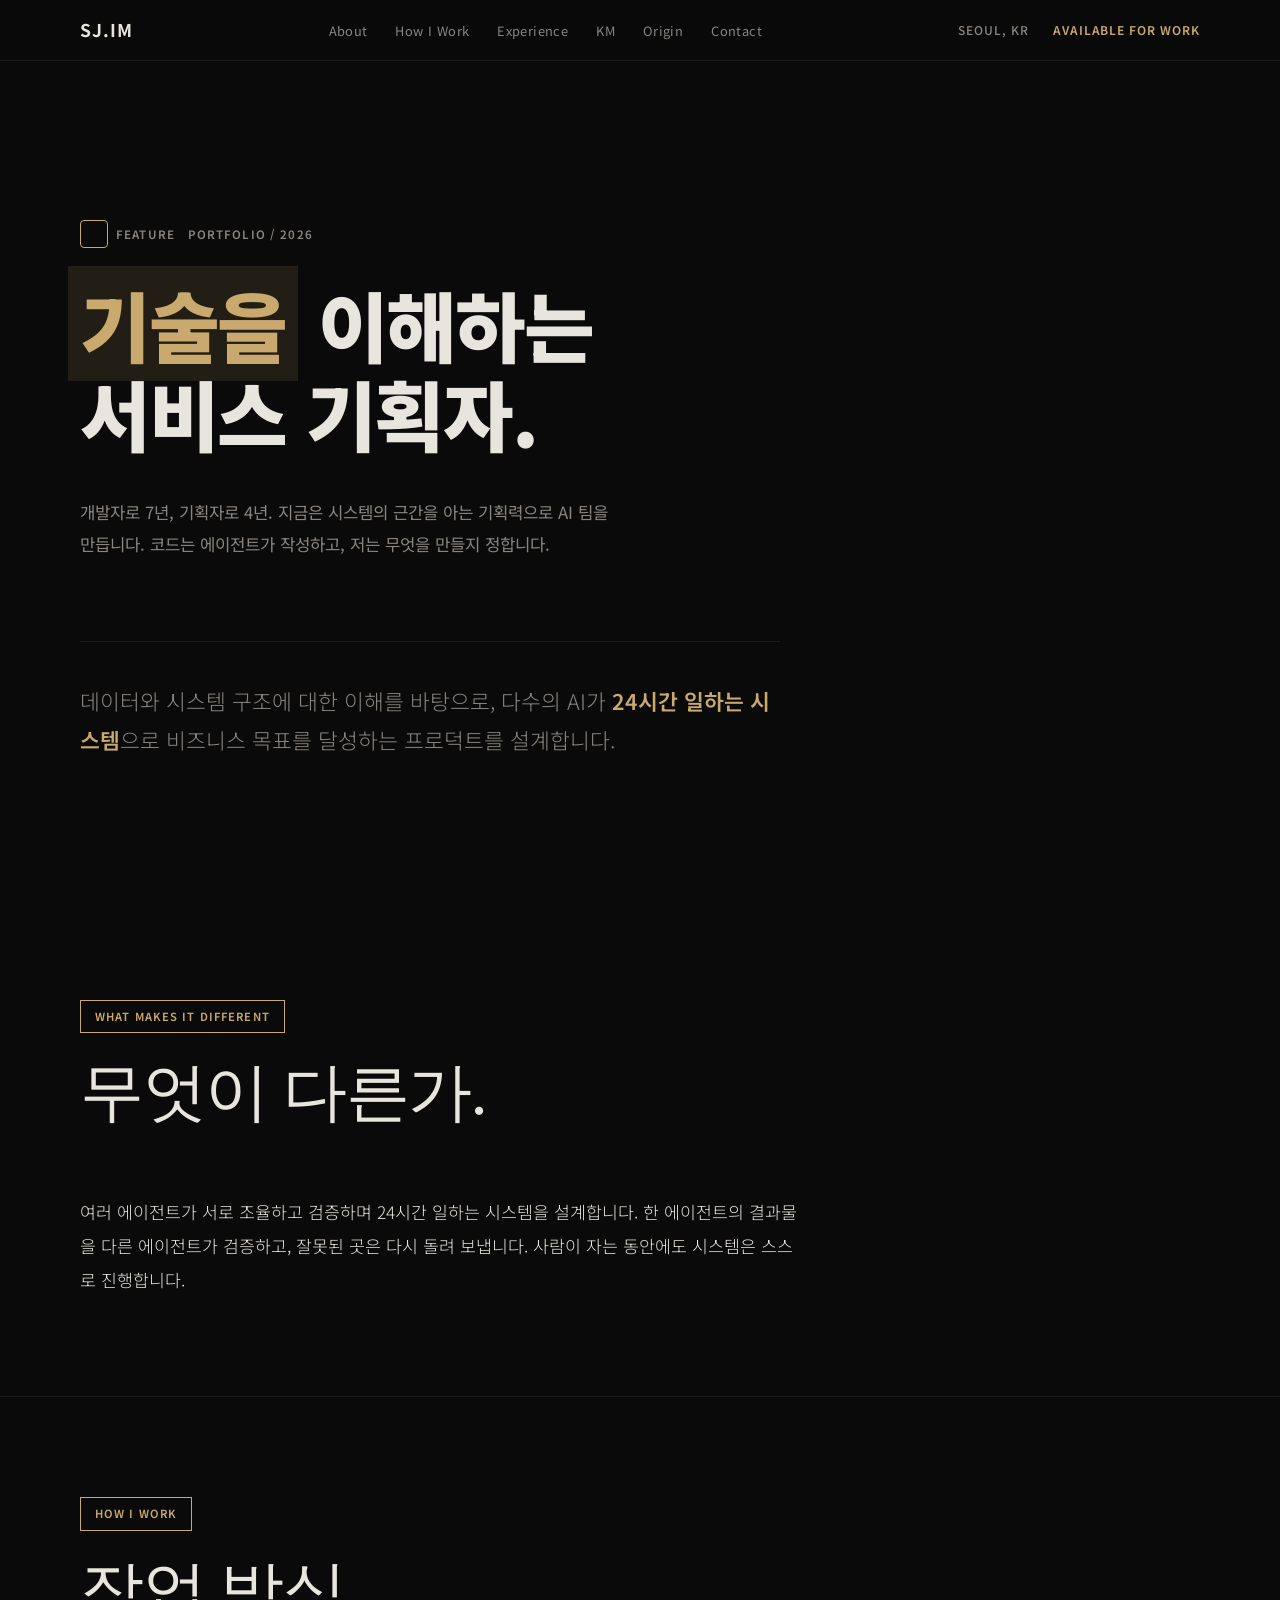
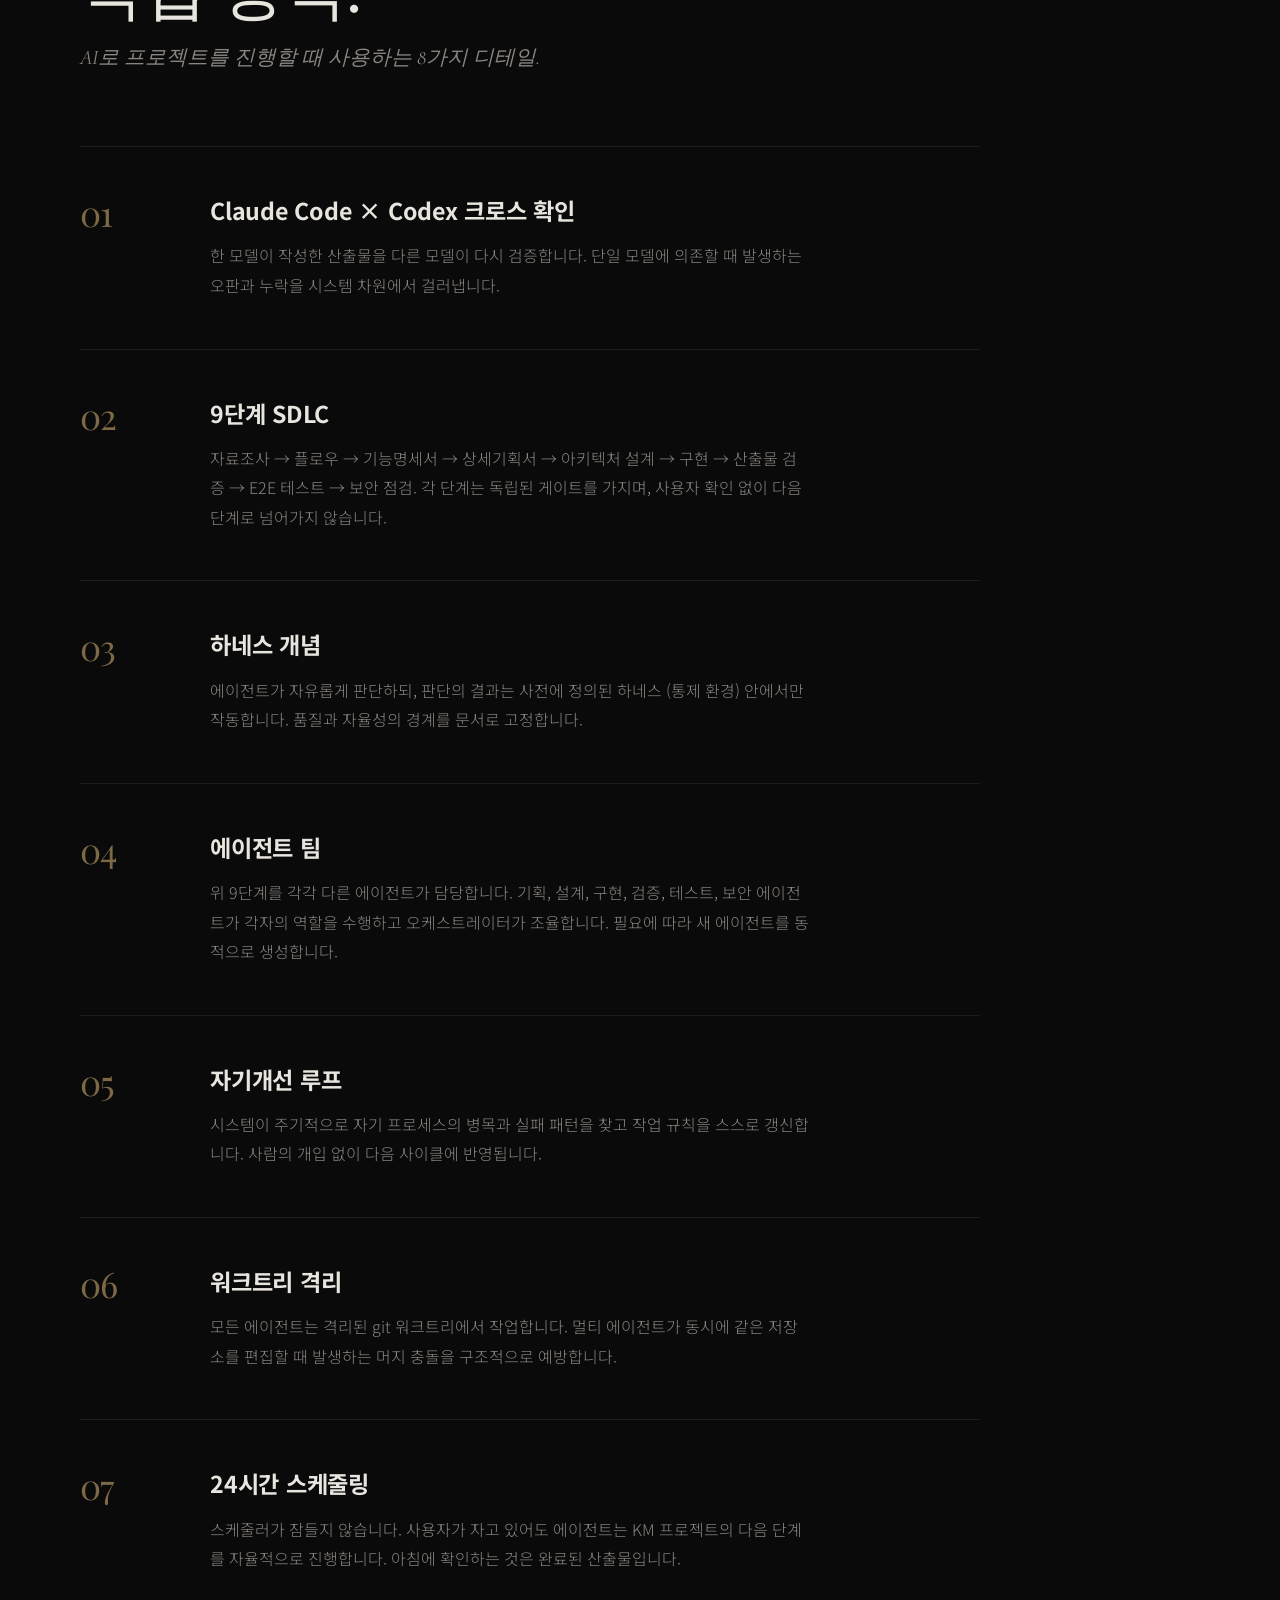
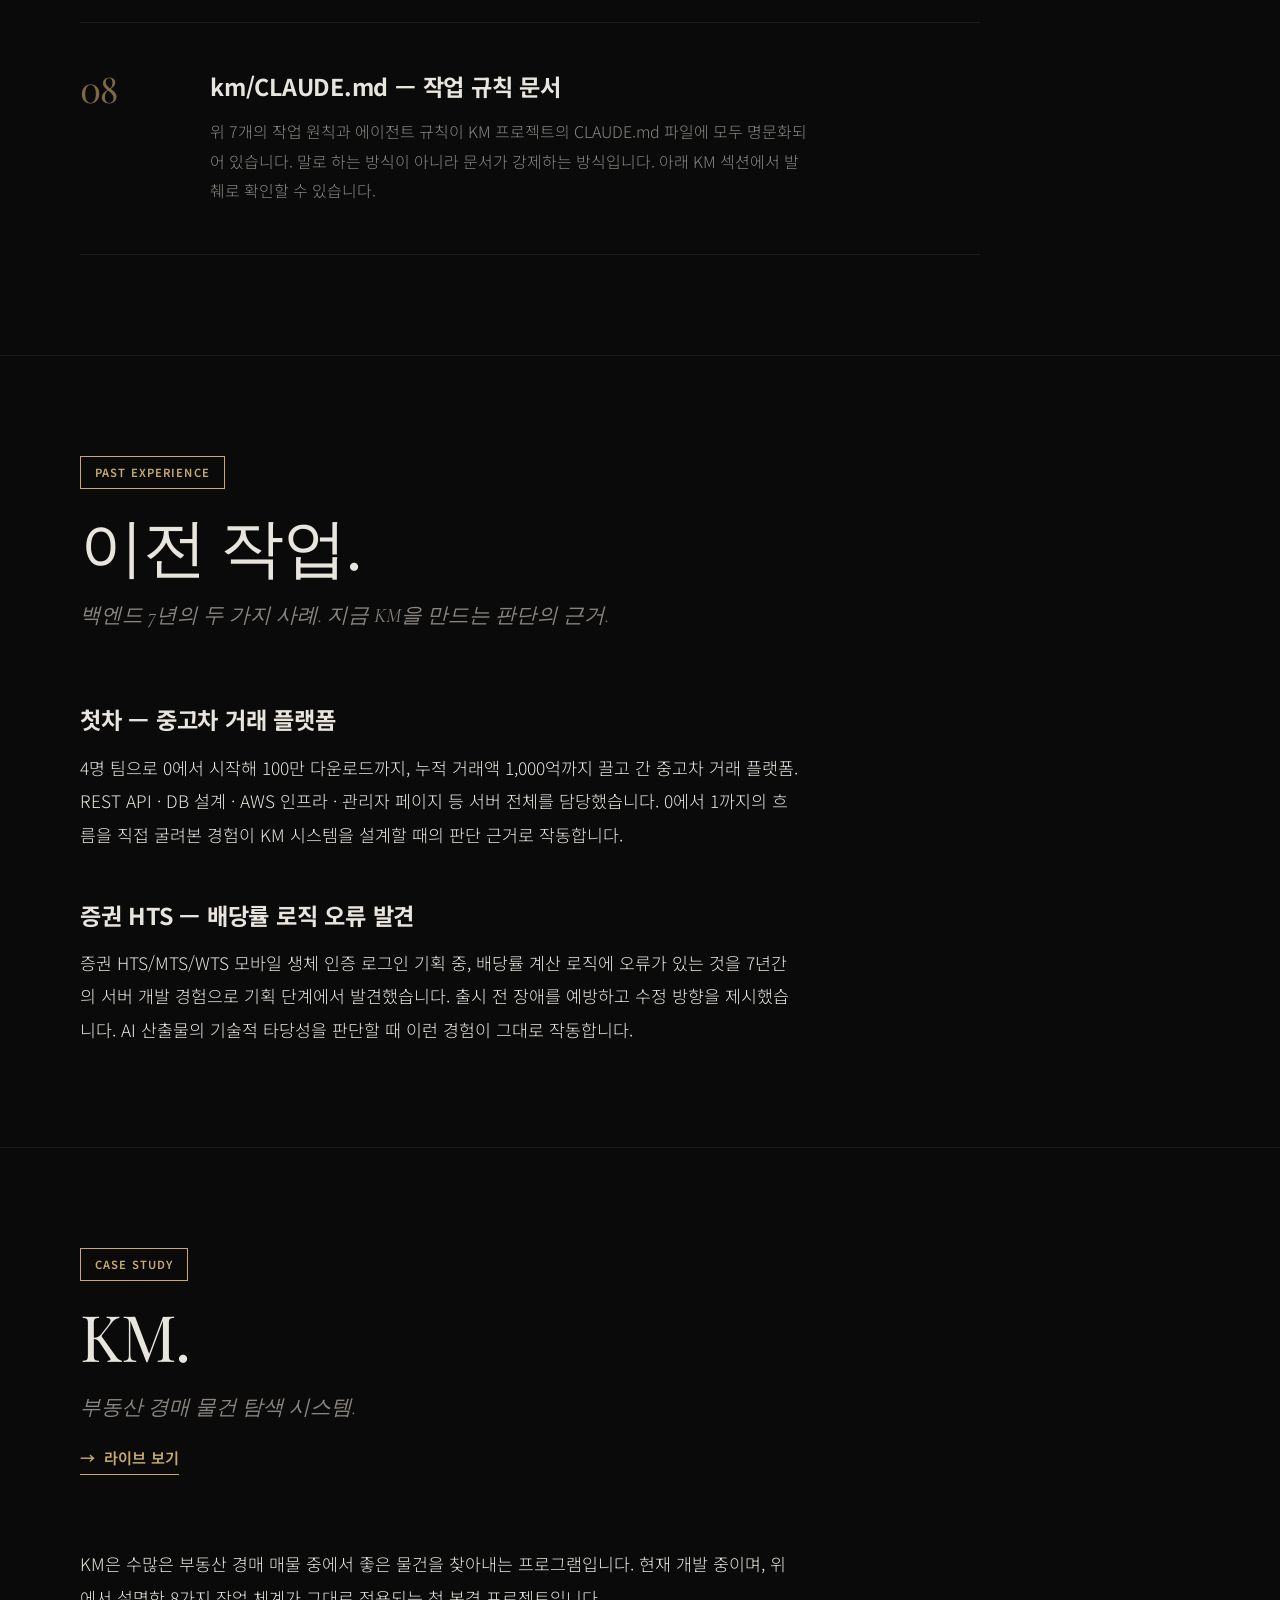
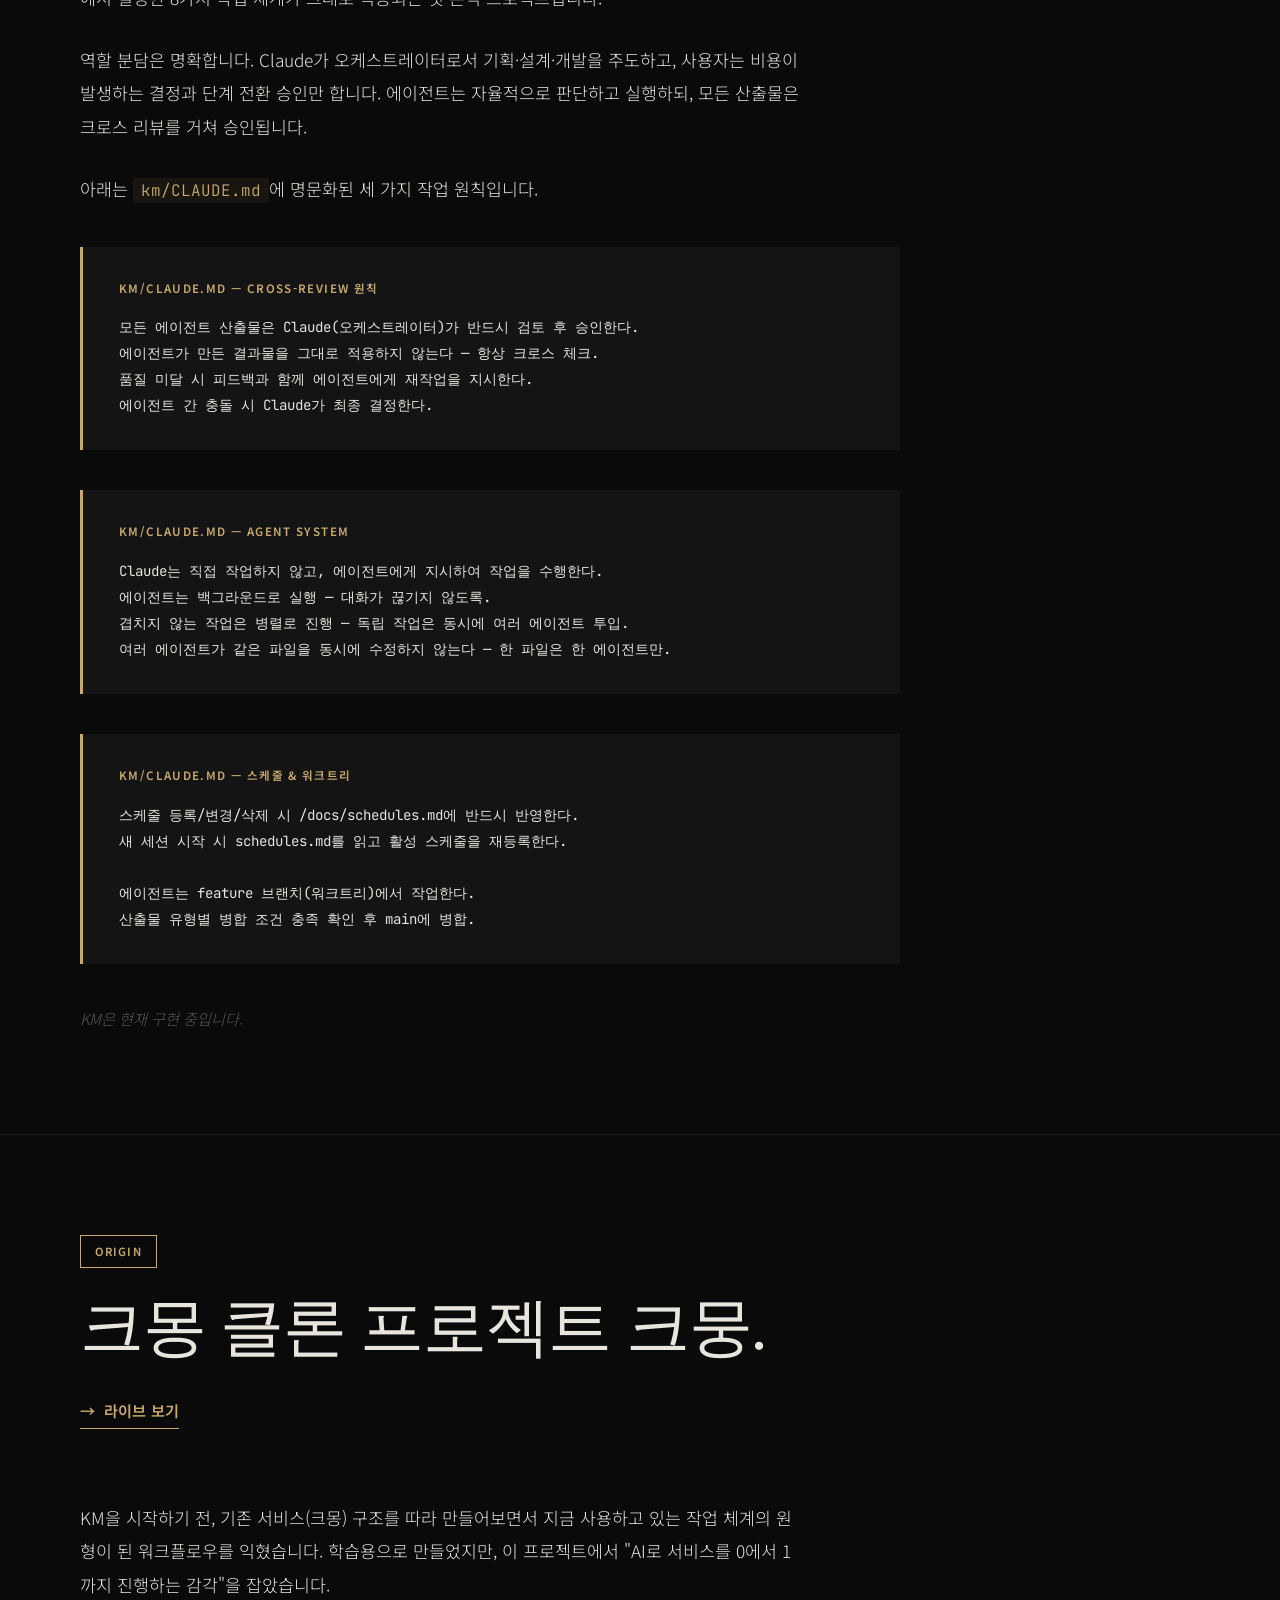
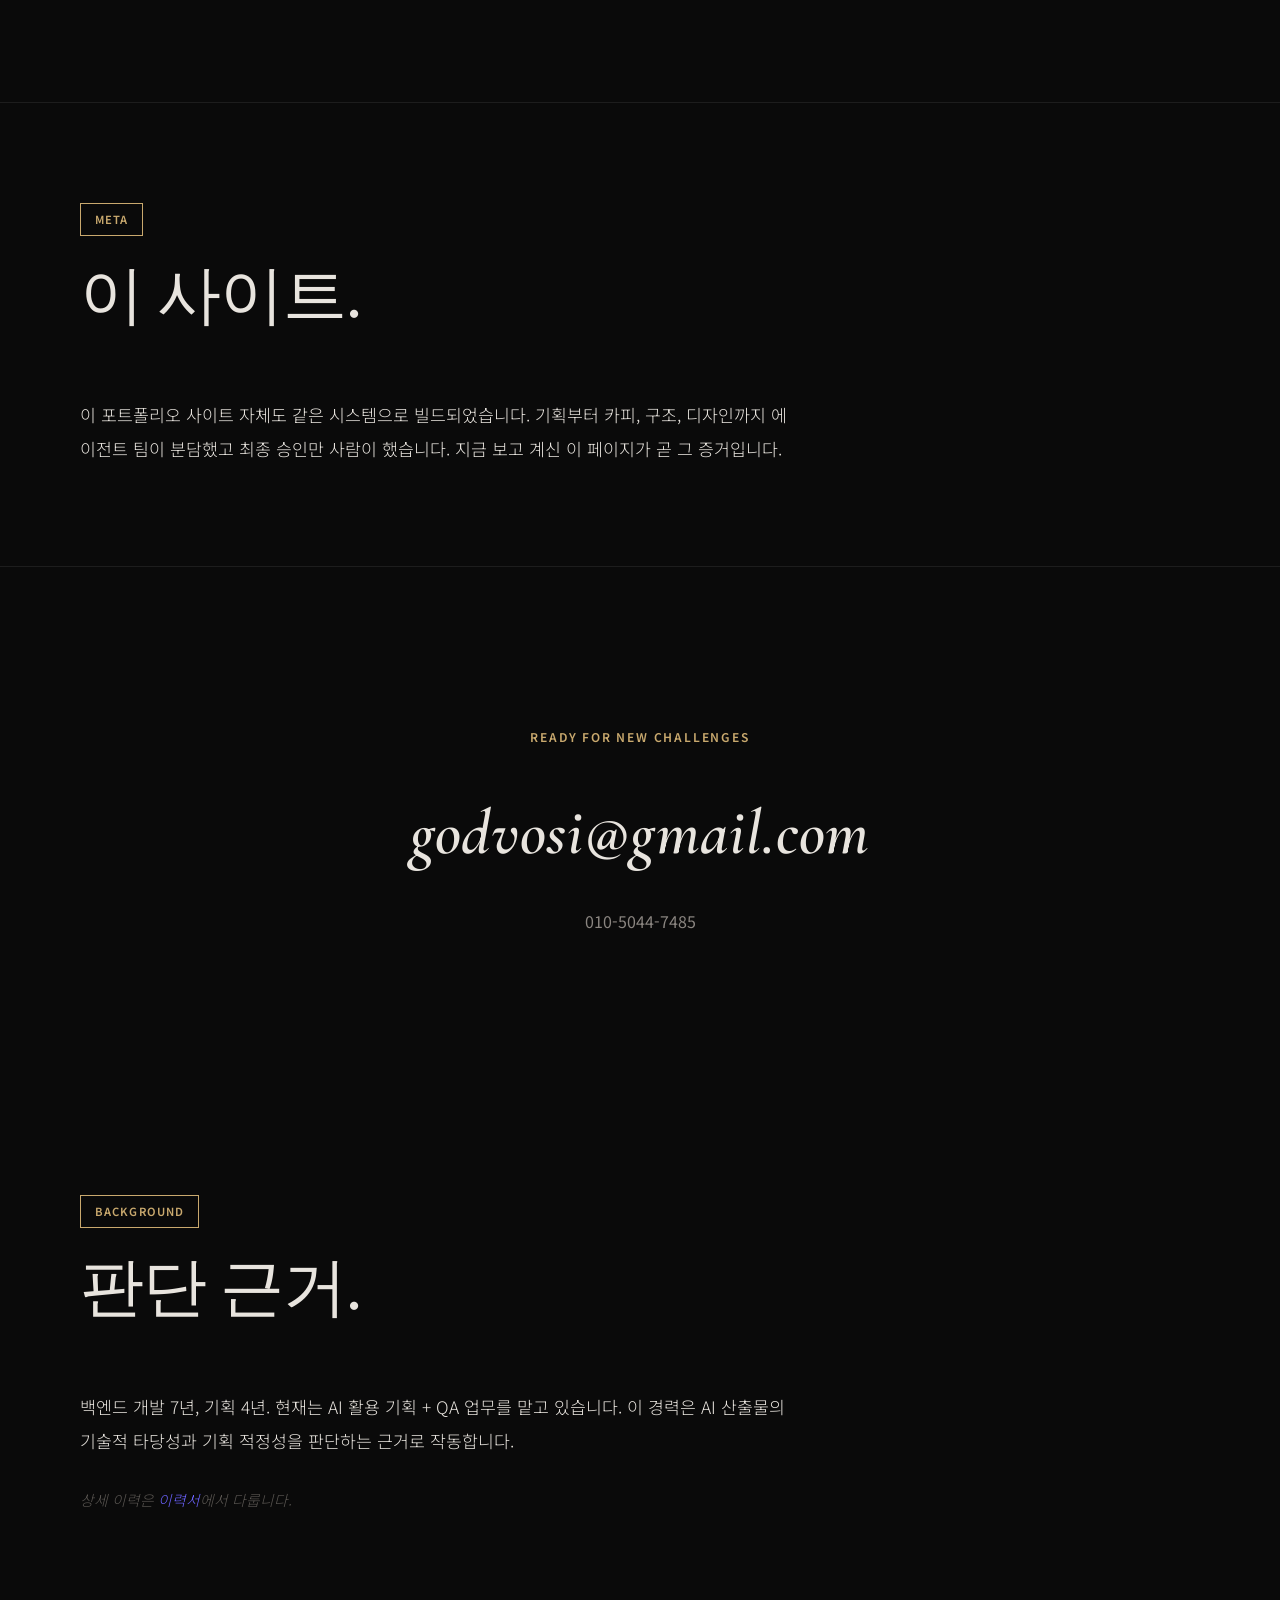
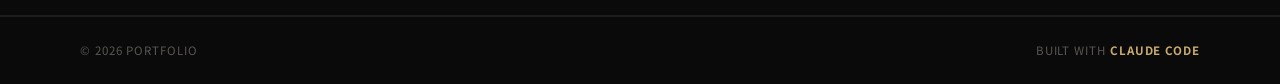
<file: v3/index.html>
<!DOCTYPE html>
<html lang="ko">
<head>
    <meta charset="UTF-8">
    <meta name="viewport" content="width=device-width, initial-scale=1.0">
    <title>임상준 | 포트폴리오</title>
    <link rel="icon" type="image/svg+xml" href="favicon.svg">
    <link rel="stylesheet" href="style.css">
    <link rel="preconnect" href="https://fonts.googleapis.com">
    <link href="https://fonts.googleapis.com/css2?family=Noto+Sans+KR:wght@300;400;500;700;900&family=Playfair+Display:ital,wght@0,400;0,700;1,400;1,700&family=Cormorant+Garamond:ital,wght@0,400;0,600;1,400;1,600&family=JetBrains+Mono:wght@400;500&display=swap" rel="stylesheet">
</head>
<body>

<!-- Navigation -->
<nav class="nav" id="nav">
    <div class="nav-container">
        <a href="#hero" class="nav-logo">SJ.IM</a>
        <button class="nav-toggle" id="navToggle" aria-label="메뉴 열기">
            <span></span><span></span><span></span>
        </button>
        <ul class="nav-menu" id="navMenu">
            <li><a href="#about">About</a></li>
            <li><a href="#operate">How I Work</a></li>
            <li><a href="#experience">Experience</a></li>
            <li><a href="#km">KM</a></li>
            <li><a href="#origin">Origin</a></li>
            <li><a href="#contact">Contact</a></li>
        </ul>
        <div class="nav-status">
            <span class="nav-location">SEOUL, KR</span>
            <span class="nav-available">AVAILABLE FOR WORK</span>
        </div>
    </div>
</nav>

<!-- Hero Section (v2 카피 그대로 — 사용자 명시 결정) -->
<section class="hero" id="hero">
    <div class="hero-content">
        <div class="hero-badge">FEATURE &nbsp; PORTFOLIO / 2026</div>
        <h1 class="hero-title" id="heroTitle"></h1>
        <p class="hero-desc hero-fade" style="opacity: 0;">
            개발자로 7년, 기획자로 4년. 지금은 시스템의 근간을 아는 기획력으로 AI 팀을
            만듭니다. 코드는 에이전트가 작성하고, 저는 무엇을 만들지 정합니다.
        </p>
    </div>
    <div class="hero-quote hero-fade" style="opacity: 0;">
        <p>
            데이터와 시스템 구조에 대한 이해를 바탕으로, 다수의 AI가
            <strong>24시간 일하는 시스템</strong>으로 비즈니스 목표를 달성하는
            프로덕트를 설계합니다.
        </p>
    </div>
</section>

<!-- 2. About — 무엇이 다른가 -->
<section class="section" id="about">
    <div class="container">
        <div class="section-header">
            <div class="section-badge">WHAT MAKES IT DIFFERENT</div>
            <h2 class="section-title">무엇이 다른가.</h2>
        </div>
        <div class="editorial-body">
            <p>
                여러 에이전트가 서로 조율하고 검증하며 24시간 일하는 시스템을 설계합니다.
                한 에이전트의 결과물을 다른 에이전트가 검증하고, 잘못된 곳은 다시 돌려
                보냅니다. 사람이 자는 동안에도 시스템은 스스로 진행합니다.
            </p>
        </div>
    </div>
</section>

<!-- 3. How I Work — 작업 체계 8개 -->
<section class="section" id="operate">
    <div class="container">
        <div class="section-header">
            <div class="section-badge">HOW I WORK</div>
            <h2 class="section-title">작업 방식.</h2>
            <p class="section-sub">
                AI로 프로젝트를 진행할 때 사용하는 8가지 디테일.
            </p>
        </div>

        <div class="operate-list">
            <div class="operate-item">
                <div class="operate-num">01</div>
                <div class="operate-body">
                    <h3>Claude Code × Codex 크로스 확인</h3>
                    <p>
                        한 모델이 작성한 산출물을 다른 모델이 다시 검증합니다. 단일 모델에
                        의존할 때 발생하는 오판과 누락을 시스템 차원에서 걸러냅니다.
                    </p>
                </div>
            </div>

            <div class="operate-item">
                <div class="operate-num">02</div>
                <div class="operate-body">
                    <h3>9단계 SDLC</h3>
                    <p>
                        자료조사 → 플로우 → 기능명세서 → 상세기획서 → 아키텍처 설계 →
                        구현 → 산출물 검증 → E2E 테스트 → 보안 점검. 각 단계는 독립된
                        게이트를 가지며, 사용자 확인 없이 다음 단계로 넘어가지 않습니다.
                    </p>
                </div>
            </div>

            <div class="operate-item">
                <div class="operate-num">03</div>
                <div class="operate-body">
                    <h3>하네스 개념</h3>
                    <p>
                        에이전트가 자유롭게 판단하되, 판단의 결과는 사전에 정의된 하네스
                        (통제 환경) 안에서만 작동합니다. 품질과 자율성의 경계를 문서로 고정합니다.
                    </p>
                </div>
            </div>

            <div class="operate-item">
                <div class="operate-num">04</div>
                <div class="operate-body">
                    <h3>에이전트 팀</h3>
                    <p>
                        위 9단계를 각각 다른 에이전트가 담당합니다. 기획, 설계, 구현, 검증,
                        테스트, 보안 에이전트가 각자의 역할을 수행하고 오케스트레이터가
                        조율합니다. 필요에 따라 새 에이전트를 동적으로 생성합니다.
                    </p>
                </div>
            </div>

            <div class="operate-item">
                <div class="operate-num">05</div>
                <div class="operate-body">
                    <h3>자기개선 루프</h3>
                    <p>
                        시스템이 주기적으로 자기 프로세스의 병목과 실패 패턴을 찾고 작업
                        규칙을 스스로 갱신합니다. 사람의 개입 없이 다음 사이클에 반영됩니다.
                    </p>
                </div>
            </div>

            <div class="operate-item">
                <div class="operate-num">06</div>
                <div class="operate-body">
                    <h3>워크트리 격리</h3>
                    <p>
                        모든 에이전트는 격리된 git 워크트리에서 작업합니다. 멀티 에이전트가
                        동시에 같은 저장소를 편집할 때 발생하는 머지 충돌을 구조적으로 예방합니다.
                    </p>
                </div>
            </div>

            <div class="operate-item">
                <div class="operate-num">07</div>
                <div class="operate-body">
                    <h3>24시간 스케줄링</h3>
                    <p>
                        스케줄러가 잠들지 않습니다. 사용자가 자고 있어도 에이전트는 KM
                        프로젝트의 다음 단계를 자율적으로 진행합니다. 아침에 확인하는 것은
                        완료된 산출물입니다.
                    </p>
                </div>
            </div>

            <div class="operate-item">
                <div class="operate-num">08</div>
                <div class="operate-body">
                    <h3>km/CLAUDE.md — 작업 규칙 문서</h3>
                    <p>
                        위 7개의 작업 원칙과 에이전트 규칙이 KM 프로젝트의 CLAUDE.md
                        파일에 모두 명문화되어 있습니다. 말로 하는 방식이 아니라 문서가
                        강제하는 방식입니다. 아래 KM 섹션에서 발췌로 확인할 수 있습니다.
                    </p>
                </div>
            </div>
        </div>
    </div>
</section>

<!-- 4. Past Experience: 백엔드 시절 사례 (경험) -->
<section class="section" id="experience">
    <div class="container">
        <div class="section-header">
            <div class="section-badge">PAST EXPERIENCE</div>
            <h2 class="section-title">이전 작업.</h2>
            <p class="section-sub">백엔드 7년의 두 가지 사례. 지금 KM을 만드는 판단의 근거.</p>
        </div>

        <div class="editorial-body">
            <h3 class="experience-heading">첫차 — 중고차 거래 플랫폼</h3>
            <p>
                4명 팀으로 0에서 시작해 100만 다운로드까지, 누적 거래액 1,000억까지 끌고 간
                중고차 거래 플랫폼. REST API · DB 설계 · AWS 인프라 · 관리자 페이지 등 서버
                전체를 담당했습니다. 0에서 1까지의 흐름을 직접 굴려본 경험이 KM 시스템을
                설계할 때의 판단 근거로 작동합니다.
            </p>

            <h3 class="experience-heading">증권 HTS — 배당률 로직 오류 발견</h3>
            <p>
                증권 HTS/MTS/WTS 모바일 생체 인증 로그인 기획 중, 배당률 계산 로직에 오류가
                있는 것을 7년간의 서버 개발 경험으로 기획 단계에서 발견했습니다. 출시 전 장애를
                예방하고 수정 방향을 제시했습니다. AI 산출물의 기술적 타당성을 판단할 때 이런
                경험이 그대로 작동합니다.
            </p>
        </div>
    </div>
</section>

<!-- 5. Case Study: km -->
<section class="section" id="km">
    <div class="container">
        <div class="section-header">
            <div class="section-badge">CASE STUDY</div>
            <h2 class="section-title">KM.</h2>
            <p class="section-sub">부동산 경매 물건 탐색 시스템.</p>
            <a href="https://km-ashen.vercel.app/" target="_blank" rel="noopener" class="project-link-cta">
                <span class="link-arrow">→</span> 라이브 보기
            </a>
        </div>

        <div class="editorial-body">
            <p>
                KM은 수많은 부동산 경매 매물 중에서 좋은 물건을 찾아내는 프로그램입니다.
                현재 개발 중이며, 위에서 설명한 8가지 작업 체계가 그대로 적용되는
                첫 본격 프로젝트입니다.
            </p>
            <p>
                역할 분담은 명확합니다. Claude가 오케스트레이터로서 기획·설계·개발을
                주도하고, 사용자는 비용이 발생하는 결정과 단계 전환 승인만 합니다.
                에이전트는 자율적으로 판단하고 실행하되, 모든 산출물은 크로스 리뷰를 거쳐
                승인됩니다.
            </p>
            <p>
                아래는 <code>km/CLAUDE.md</code>에 명문화된 세 가지 작업 원칙입니다.
            </p>
        </div>

        <!-- km/CLAUDE.md 발췌 1: Cross-Review -->
        <blockquote class="km-excerpt">
            <div class="km-excerpt-label">km/CLAUDE.md — Cross-Review 원칙</div>
            <pre>모든 에이전트 산출물은 Claude(오케스트레이터)가 반드시 검토 후 승인한다.
에이전트가 만든 결과물을 그대로 적용하지 않는다 — 항상 크로스 체크.
품질 미달 시 피드백과 함께 에이전트에게 재작업을 지시한다.
에이전트 간 충돌 시 Claude가 최종 결정한다.</pre>
        </blockquote>

        <!-- km/CLAUDE.md 발췌 2: Agent System -->
        <blockquote class="km-excerpt">
            <div class="km-excerpt-label">km/CLAUDE.md — Agent System</div>
            <pre>Claude는 직접 작업하지 않고, 에이전트에게 지시하여 작업을 수행한다.
에이전트는 백그라운드로 실행 — 대화가 끊기지 않도록.
겹치지 않는 작업은 병렬로 진행 — 독립 작업은 동시에 여러 에이전트 투입.
여러 에이전트가 같은 파일을 동시에 수정하지 않는다 — 한 파일은 한 에이전트만.</pre>
        </blockquote>

        <!-- km/CLAUDE.md 발췌 3: 스케줄 / 워크트리 -->
        <blockquote class="km-excerpt">
            <div class="km-excerpt-label">km/CLAUDE.md — 스케줄 &amp; 워크트리</div>
            <pre>스케줄 등록/변경/삭제 시 /docs/schedules.md에 반드시 반영한다.
새 세션 시작 시 schedules.md를 읽고 활성 스케줄을 재등록한다.

에이전트는 feature 브랜치(워크트리)에서 작업한다.
산출물 유형별 병합 조건 충족 확인 후 main에 병합.</pre>
        </blockquote>

        <div class="editorial-body km-cta-block">
            <p>
                KM은 현재 구현 중입니다.
            </p>
        </div>
    </div>
</section>

<!-- 5. Origin: 크몽 클론 -->
<section class="section" id="origin">
    <div class="container">
        <div class="section-header">
            <div class="section-badge">ORIGIN</div>
            <h2 class="section-title">크몽 클론 프로젝트 크뭉.</h2>
            <a href="https://cmong-chi.vercel.app/" target="_blank" rel="noopener" class="project-link-cta">
                <span class="link-arrow">→</span> 라이브 보기
            </a>
        </div>

        <div class="editorial-body">
            <p>
                KM을 시작하기 전, 기존 서비스(크몽) 구조를 따라 만들어보면서 지금 사용하고 있는
                작업 체계의 원형이 된 워크플로우를 익혔습니다. 학습용으로 만들었지만, 이
                프로젝트에서 "AI로 서비스를 0에서 1까지 진행하는 감각"을 잡았습니다.
            </p>
        </div>
    </div>
</section>

<!-- 6. Meta: 이 사이트 -->
<section class="section" id="meta">
    <div class="container">
        <div class="section-header">
            <div class="section-badge">META</div>
            <h2 class="section-title">이 사이트.</h2>
        </div>

        <div class="editorial-body">
            <p>
                이 포트폴리오 사이트 자체도 같은 시스템으로 빌드되었습니다. 기획부터 카피,
                구조, 디자인까지 에이전트 팀이 분담했고 최종 승인만 사람이 했습니다.
                지금 보고 계신 이 페이지가 곧 그 증거입니다.
            </p>
        </div>
    </div>
</section>

<!-- 7. Contact -->
<section class="section" id="contact">
    <div class="container">
        <div class="contact-content">
            <p class="contact-label">READY FOR NEW CHALLENGES</p>
            <a href="mailto:godvosi@gmail.com" class="contact-email">godvosi@gmail.com</a>
            <div class="contact-sub">
                <a href="tel:010-5044-7485" class="contact-phone">010-5044-7485</a>
            </div>
        </div>
    </div>
</section>

<!-- 8. Background — 판단 근거 (경력 한두 줄, 진짜 마지막) -->
<section class="section" id="background">
    <div class="container">
        <div class="section-header">
            <div class="section-badge">BACKGROUND</div>
            <h2 class="section-title">판단 근거.</h2>
        </div>

        <div class="editorial-body">
            <p>
                백엔드 개발 7년, 기획 4년. 현재는 AI 활용 기획 + QA 업무를 맡고 있습니다.
                이 경력은 AI 산출물의 기술적 타당성과 기획 적정성을 판단하는 근거로
                작동합니다.
            </p>
            <p class="editorial-muted">
                상세 이력은 <a href="resume/" style="color:#6c63ff;">이력서</a>에서 다룹니다.
            </p>
        </div>
    </div>
</section>

<!-- Footer -->
<footer class="footer">
    <div class="container footer-inner">
        <p class="footer-copy">&copy; 2026 PORTFOLIO</p>
        <p class="footer-built">BUILT WITH <strong>CLAUDE CODE</strong></p>
    </div>
</footer>

<script src="script.js"></script>
</body>
</html>
</file>
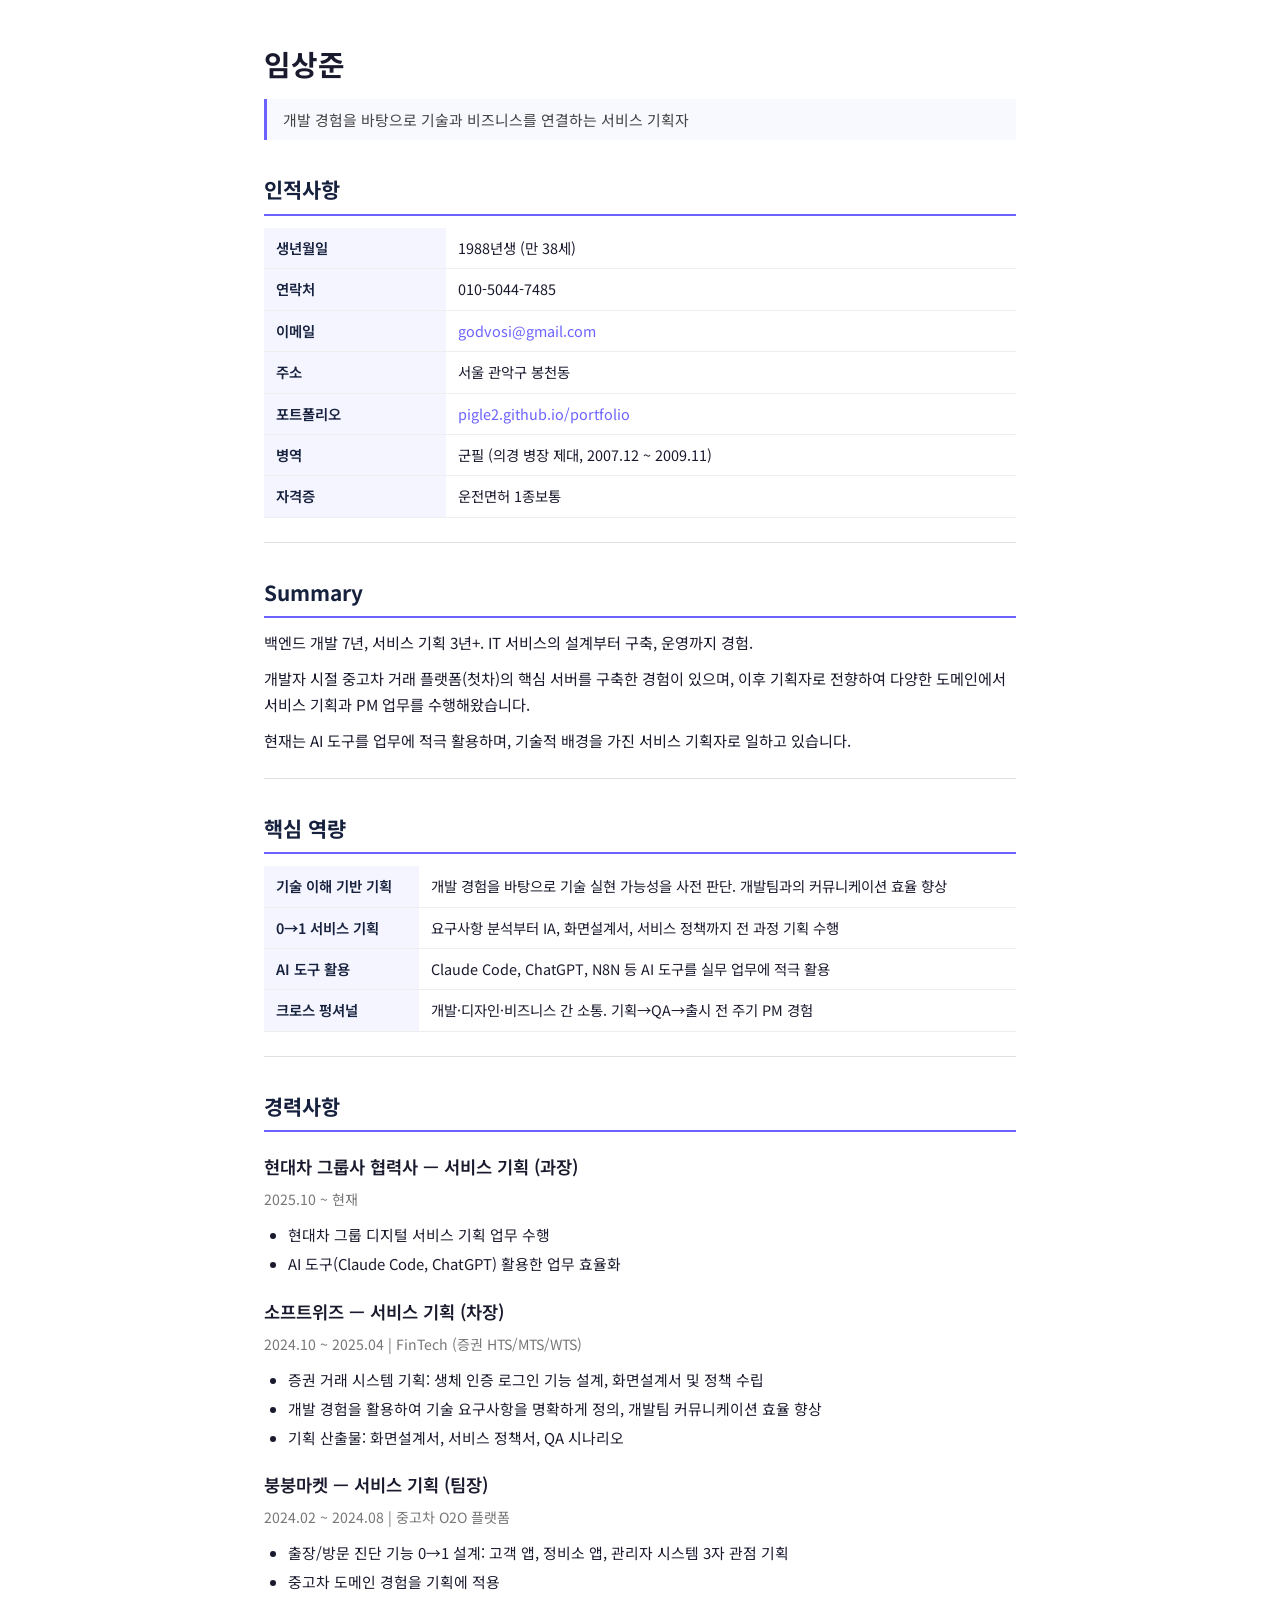
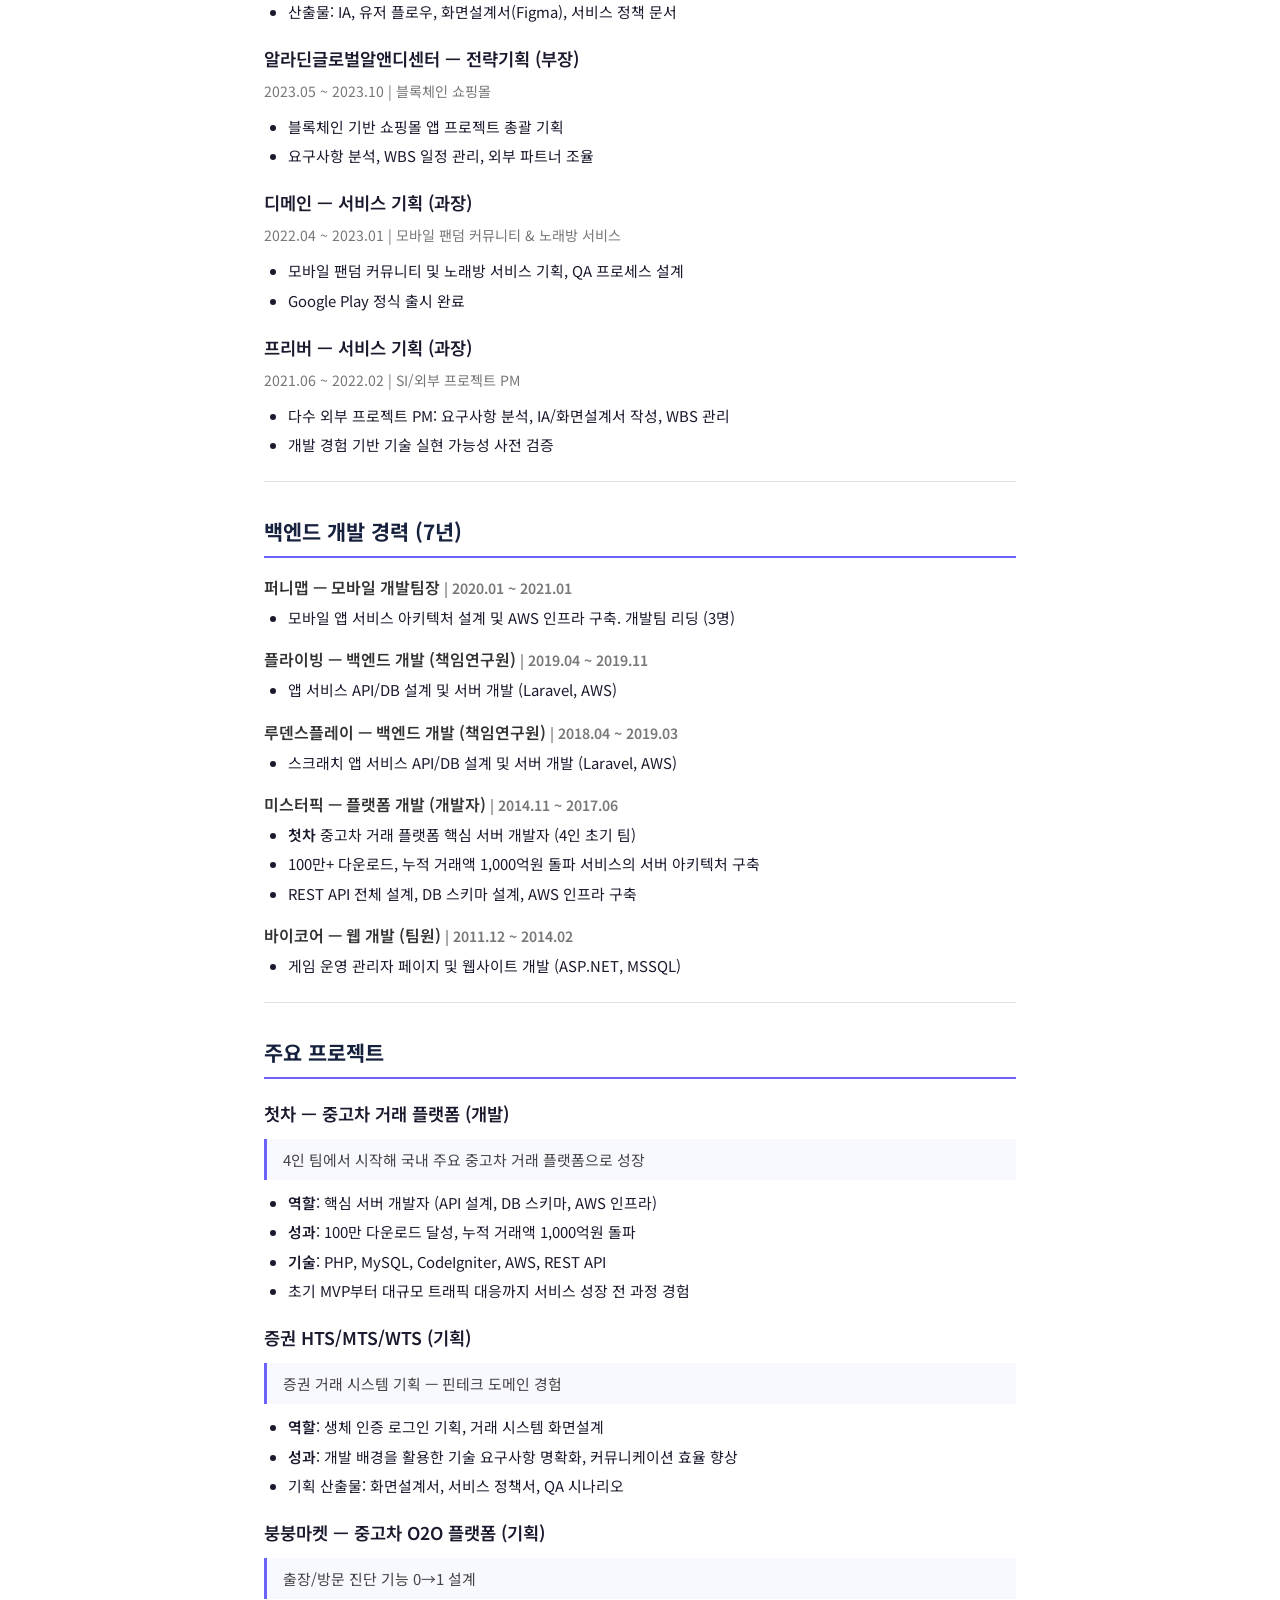
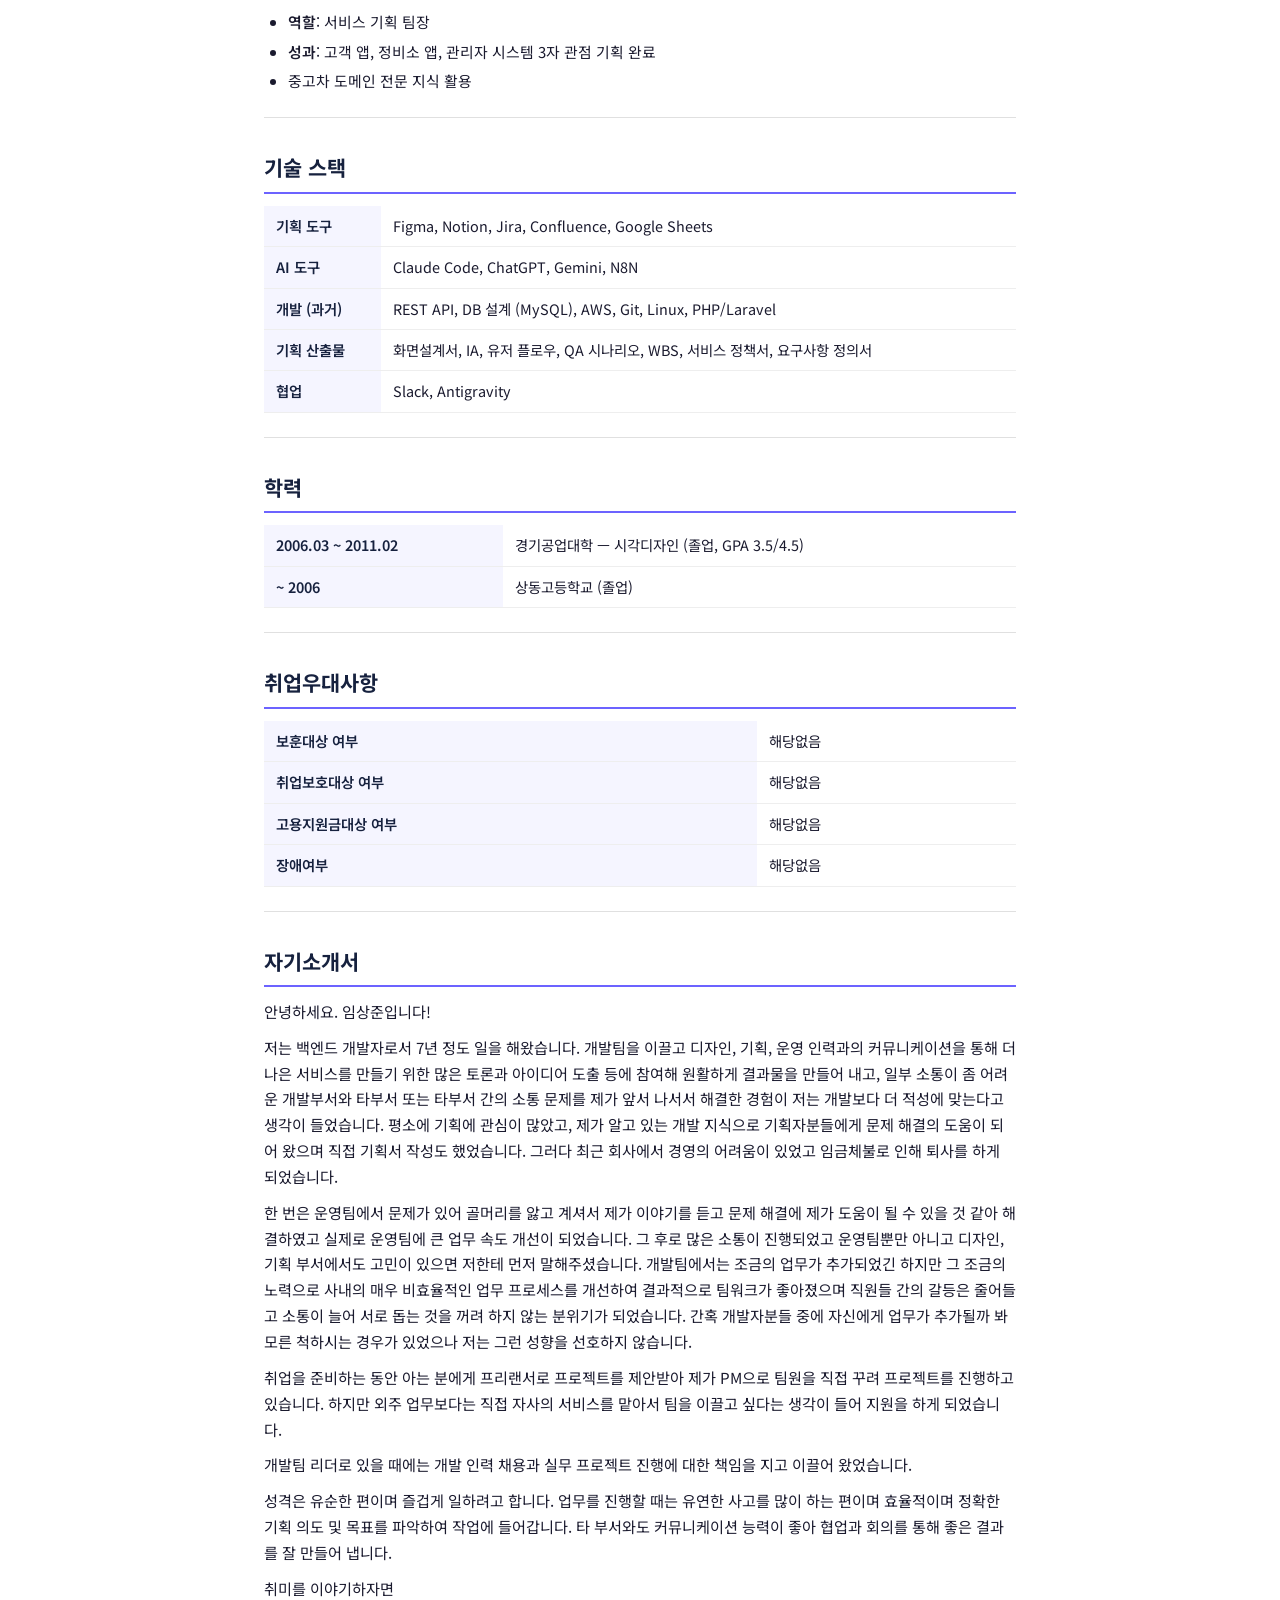
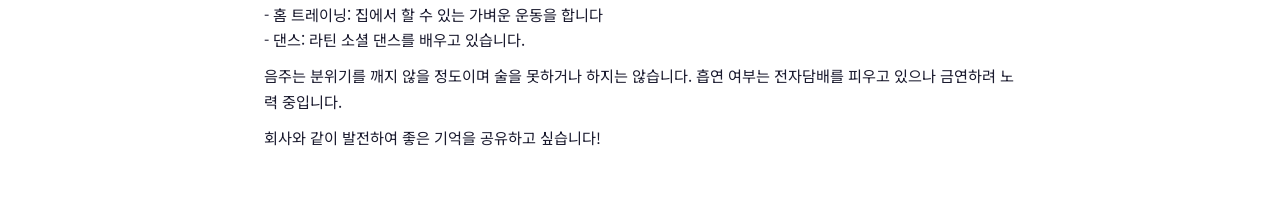
<file: resume-v1.html>
<!DOCTYPE html>
<html lang="ko">
<head>
<meta charset="UTF-8">
<meta name="viewport" content="width=device-width, initial-scale=1.0">
<title>임상준 — 서비스 기획자</title>
<link href="https://fonts.googleapis.com/css2?family=Noto+Sans+KR:wght@300;400;500;700&display=swap" rel="stylesheet">
<style>
* { margin: 0; padding: 0; box-sizing: border-box; }
body { font-family: 'Noto Sans KR', sans-serif; color: #1a1a2e; line-height: 1.7; max-width: 800px; margin: 0 auto; padding: 40px 24px; background: #fff; }
h1 { font-size: 1.8rem; font-weight: 700; margin-bottom: 4px; }
h2 { font-size: 1.3rem; font-weight: 700; margin-top: 32px; margin-bottom: 12px; padding-bottom: 6px; border-bottom: 2px solid #6c63ff; color: #16213e; }
h3 { font-size: 1.1rem; font-weight: 600; margin-top: 20px; margin-bottom: 6px; color: #1a1a2e; }
h4 { font-size: 1rem; font-weight: 600; margin-top: 16px; margin-bottom: 4px; color: #333; }
p { margin-bottom: 10px; font-size: 0.95rem; }
blockquote { border-left: 3px solid #6c63ff; padding: 8px 16px; margin: 10px 0; background: #f8f8ff; color: #444; font-size: 0.93rem; }
ul { padding-left: 24px; margin-bottom: 10px; }
li { margin-bottom: 4px; font-size: 0.93rem; }
hr { border: none; border-top: 1px solid #e0e0e0; margin: 24px 0; }
table { width: 100%; border-collapse: collapse; margin: 12px 0; font-size: 0.9rem; }
th, td { padding: 8px 12px; text-align: left; border-bottom: 1px solid #eee; }
th { background: #f5f5ff; font-weight: 600; color: #16213e; white-space: nowrap; }
strong { font-weight: 600; }
a { color: #6c63ff; text-decoration: none; }
a:hover { text-decoration: underline; }
.date { color: #777; font-size: 0.88rem; }
@media print { body { padding: 20px; font-size: 0.9rem; } h2 { margin-top: 20px; } }
@media (max-width: 600px) { body { padding: 20px 16px; } h1 { font-size: 1.5rem; } }
</style>
</head>
<body>

<h1>임상준</h1>
<blockquote>개발 경험을 바탕으로 기술과 비즈니스를 연결하는 서비스 기획자</blockquote>

<h2>인적사항</h2>
<table>
<tr><th>생년월일</th><td>1988년생 (만 38세)</td></tr>
<tr><th>연락처</th><td>010-5044-7485</td></tr>
<tr><th>이메일</th><td><a href="mailto:godvosi@gmail.com">godvosi@gmail.com</a></td></tr>
<tr><th>주소</th><td>서울 관악구 봉천동</td></tr>
<tr><th>포트폴리오</th><td><a href="https://pigle2.github.io/portfolio">pigle2.github.io/portfolio</a></td></tr>
<tr><th>병역</th><td>군필 (의경 병장 제대, 2007.12 ~ 2009.11)</td></tr>
<tr><th>자격증</th><td>운전면허 1종보통</td></tr>
</table>

<hr>

<h2>Summary</h2>
<p>백엔드 개발 7년, 서비스 기획 3년+. IT 서비스의 설계부터 구축, 운영까지 경험.</p>
<p>개발자 시절 중고차 거래 플랫폼(첫차)의 핵심 서버를 구축한 경험이 있으며, 이후 기획자로 전향하여 다양한 도메인에서 서비스 기획과 PM 업무를 수행해왔습니다.</p>
<p>현재는 AI 도구를 업무에 적극 활용하며, 기술적 배경을 가진 서비스 기획자로 일하고 있습니다.</p>

<hr>

<h2>핵심 역량</h2>
<table>
<tr><th>기술 이해 기반 기획</th><td>개발 경험을 바탕으로 기술 실현 가능성을 사전 판단. 개발팀과의 커뮤니케이션 효율 향상</td></tr>
<tr><th>0→1 서비스 기획</th><td>요구사항 분석부터 IA, 화면설계서, 서비스 정책까지 전 과정 기획 수행</td></tr>
<tr><th>AI 도구 활용</th><td>Claude Code, ChatGPT, N8N 등 AI 도구를 실무 업무에 적극 활용</td></tr>
<tr><th>크로스 펑셔널</th><td>개발·디자인·비즈니스 간 소통. 기획→QA→출시 전 주기 PM 경험</td></tr>
</table>

<hr>

<h2>경력사항</h2>

<h3>현대차 그룹사 협력사 — 서비스 기획 (과장)</h3>
<p class="date">2025.10 ~ 현재</p>
<ul>
<li>현대차 그룹 디지털 서비스 기획 업무 수행</li>
<li>AI 도구(Claude Code, ChatGPT) 활용한 업무 효율화</li>
</ul>

<h3>소프트위즈 — 서비스 기획 (차장)</h3>
<p class="date">2024.10 ~ 2025.04 | FinTech (증권 HTS/MTS/WTS)</p>
<ul>
<li>증권 거래 시스템 기획: 생체 인증 로그인 기능 설계, 화면설계서 및 정책 수립</li>
<li>개발 경험을 활용하여 기술 요구사항을 명확하게 정의, 개발팀 커뮤니케이션 효율 향상</li>
<li>기획 산출물: 화면설계서, 서비스 정책서, QA 시나리오</li>
</ul>

<h3>붕붕마켓 — 서비스 기획 (팀장)</h3>
<p class="date">2024.02 ~ 2024.08 | 중고차 O2O 플랫폼</p>
<ul>
<li>출장/방문 진단 기능 0→1 설계: 고객 앱, 정비소 앱, 관리자 시스템 3자 관점 기획</li>
<li>중고차 도메인 경험을 기획에 적용</li>
<li>산출물: IA, 유저 플로우, 화면설계서(Figma), 서비스 정책 문서</li>
</ul>

<h3>알라딘글로벌알앤디센터 — 전략기획 (부장)</h3>
<p class="date">2023.05 ~ 2023.10 | 블록체인 쇼핑몰</p>
<ul>
<li>블록체인 기반 쇼핑몰 앱 프로젝트 총괄 기획</li>
<li>요구사항 분석, WBS 일정 관리, 외부 파트너 조율</li>
</ul>

<h3>디메인 — 서비스 기획 (과장)</h3>
<p class="date">2022.04 ~ 2023.01 | 모바일 팬덤 커뮤니티 &amp; 노래방 서비스</p>
<ul>
<li>모바일 팬덤 커뮤니티 및 노래방 서비스 기획, QA 프로세스 설계</li>
<li>Google Play 정식 출시 완료</li>
</ul>

<h3>프리버 — 서비스 기획 (과장)</h3>
<p class="date">2021.06 ~ 2022.02 | SI/외부 프로젝트 PM</p>
<ul>
<li>다수 외부 프로젝트 PM: 요구사항 분석, IA/화면설계서 작성, WBS 관리</li>
<li>개발 경험 기반 기술 실현 가능성 사전 검증</li>
</ul>

<hr>

<h2>백엔드 개발 경력 (7년)</h2>

<h4>퍼니맵 — 모바일 개발팀장 <span class="date">| 2020.01 ~ 2021.01</span></h4>
<ul><li>모바일 앱 서비스 아키텍처 설계 및 AWS 인프라 구축. 개발팀 리딩 (3명)</li></ul>

<h4>플라이빙 — 백엔드 개발 (책임연구원) <span class="date">| 2019.04 ~ 2019.11</span></h4>
<ul><li>앱 서비스 API/DB 설계 및 서버 개발 (Laravel, AWS)</li></ul>

<h4>루덴스플레이 — 백엔드 개발 (책임연구원) <span class="date">| 2018.04 ~ 2019.03</span></h4>
<ul><li>스크래치 앱 서비스 API/DB 설계 및 서버 개발 (Laravel, AWS)</li></ul>

<h4>미스터픽 — 플랫폼 개발 (개발자) <span class="date">| 2014.11 ~ 2017.06</span></h4>
<ul>
<li><strong>첫차</strong> 중고차 거래 플랫폼 핵심 서버 개발자 (4인 초기 팀)</li>
<li>100만+ 다운로드, 누적 거래액 1,000억원 돌파 서비스의 서버 아키텍처 구축</li>
<li>REST API 전체 설계, DB 스키마 설계, AWS 인프라 구축</li>
</ul>

<h4>바이코어 — 웹 개발 (팀원) <span class="date">| 2011.12 ~ 2014.02</span></h4>
<ul><li>게임 운영 관리자 페이지 및 웹사이트 개발 (ASP.NET, MSSQL)</li></ul>

<hr>

<h2>주요 프로젝트</h2>

<h3>첫차 — 중고차 거래 플랫폼 (개발)</h3>
<blockquote>4인 팀에서 시작해 국내 주요 중고차 거래 플랫폼으로 성장</blockquote>
<ul>
<li><strong>역할</strong>: 핵심 서버 개발자 (API 설계, DB 스키마, AWS 인프라)</li>
<li><strong>성과</strong>: 100만 다운로드 달성, 누적 거래액 1,000억원 돌파</li>
<li><strong>기술</strong>: PHP, MySQL, CodeIgniter, AWS, REST API</li>
<li>초기 MVP부터 대규모 트래픽 대응까지 서비스 성장 전 과정 경험</li>
</ul>

<h3>증권 HTS/MTS/WTS (기획)</h3>
<blockquote>증권 거래 시스템 기획 — 핀테크 도메인 경험</blockquote>
<ul>
<li><strong>역할</strong>: 생체 인증 로그인 기획, 거래 시스템 화면설계</li>
<li><strong>성과</strong>: 개발 배경을 활용한 기술 요구사항 명확화, 커뮤니케이션 효율 향상</li>
<li>기획 산출물: 화면설계서, 서비스 정책서, QA 시나리오</li>
</ul>

<h3>붕붕마켓 — 중고차 O2O 플랫폼 (기획)</h3>
<blockquote>출장/방문 진단 기능 0→1 설계</blockquote>
<ul>
<li><strong>역할</strong>: 서비스 기획 팀장</li>
<li><strong>성과</strong>: 고객 앱, 정비소 앱, 관리자 시스템 3자 관점 기획 완료</li>
<li>중고차 도메인 전문 지식 활용</li>
</ul>

<hr>

<h2>기술 스택</h2>
<table>
<tr><th>기획 도구</th><td>Figma, Notion, Jira, Confluence, Google Sheets</td></tr>
<tr><th>AI 도구</th><td>Claude Code, ChatGPT, Gemini, N8N</td></tr>
<tr><th>개발 (과거)</th><td>REST API, DB 설계 (MySQL), AWS, Git, Linux, PHP/Laravel</td></tr>
<tr><th>기획 산출물</th><td>화면설계서, IA, 유저 플로우, QA 시나리오, WBS, 서비스 정책서, 요구사항 정의서</td></tr>
<tr><th>협업</th><td>Slack, Antigravity</td></tr>
</table>

<hr>

<h2>학력</h2>
<table>
<tr><th>2006.03 ~ 2011.02</th><td>경기공업대학 — 시각디자인 (졸업, GPA 3.5/4.5)</td></tr>
<tr><th>~ 2006</th><td>상동고등학교 (졸업)</td></tr>
</table>

<hr>

<h2>취업우대사항</h2>
<table>
<tr><th>보훈대상 여부</th><td>해당없음</td></tr>
<tr><th>취업보호대상 여부</th><td>해당없음</td></tr>
<tr><th>고용지원금대상 여부</th><td>해당없음</td></tr>
<tr><th>장애여부</th><td>해당없음</td></tr>
</table>

<hr>

<h2>자기소개서</h2>

<p>안녕하세요. 임상준입니다!</p>

<p>저는 백엔드 개발자로서 7년 정도 일을 해왔습니다.
개발팀을 이끌고 디자인, 기획, 운영 인력과의 커뮤니케이션을 통해 더 나은 서비스를 만들기 위한
많은 토론과 아이디어 도출 등에 참여해 원활하게 결과물을 만들어 내고, 일부 소통이 좀 어려운 개발부서와 타부서 또는 타부서 간의 소통 문제를 제가 앞서 나서서 해결한 경험이 저는 개발보다 더 적성에 맞는다고 생각이 들었습니다.
평소에 기획에 관심이 많았고, 제가 알고 있는 개발 지식으로 기획자분들에게 문제 해결의 도움이 되어 왔으며 직접 기획서 작성도 했었습니다.
그러다 최근 회사에서 경영의 어려움이 있었고 임금체불로 인해 퇴사를 하게 되었습니다.</p>

<p>한 번은 운영팀에서 문제가 있어 골머리를 앓고 계셔서 제가 이야기를 듣고 문제 해결에 제가 도움이 될 수 있을 것 같아
해결하였고 실제로 운영팀에 큰 업무 속도 개선이 되었습니다. 그 후로 많은 소통이 진행되었고 운영팀뿐만 아니고
디자인, 기획 부서에서도 고민이 있으면 저한테 먼저 말해주셨습니다. 개발팀에서는 조금의 업무가 추가되었긴 하지만
그 조금의 노력으로 사내의 매우 비효율적인 업무 프로세스를 개선하여 결과적으로 팀워크가 좋아졌으며
직원들 간의 갈등은 줄어들고 소통이 늘어 서로 돕는 것을 꺼려 하지 않는 분위기가 되었습니다.
간혹 개발자분들 중에 자신에게 업무가 추가될까 봐 모른 척하시는 경우가 있었으나 저는 그런 성향을 선호하지 않습니다.</p>

<p>취업을 준비하는 동안 아는 분에게 프리랜서로 프로젝트를 제안받아 제가 PM으로 팀원을 직접 꾸려 프로젝트를 진행하고 있습니다.
하지만 외주 업무보다는 직접 자사의 서비스를 맡아서 팀을 이끌고 싶다는 생각이 들어 지원을 하게 되었습니다.</p>

<p>개발팀 리더로 있을 때에는 개발 인력 채용과 실무 프로젝트 진행에 대한 책임을 지고 이끌어 왔었습니다.</p>

<p>성격은 유순한 편이며 즐겁게 일하려고 합니다.
업무를 진행할 때는 유연한 사고를 많이 하는 편이며 효율적이며 정확한
기획 의도 및 목표를 파악하여 작업에 들어갑니다.
타 부서와도 커뮤니케이션 능력이 좋아 협업과 회의를 통해 좋은 결과를 잘 만들어 냅니다.</p>

<p>취미를 이야기하자면<br>
- 홈 트레이닝: 집에서 할 수 있는 가벼운 운동을 합니다<br>
- 댄스: 라틴 소셜 댄스를 배우고 있습니다.</p>

<p>음주는 분위기를 깨지 않을 정도이며 술을 못하거나 하지는 않습니다.
흡연 여부는 전자담배를 피우고 있으나 금연하려 노력 중입니다.</p>

<p>회사와 같이 발전하여 좋은 기억을 공유하고 싶습니다!</p>

</body>
</html>
</file>
<file: style.css>
/* ================================
   Variables & Reset
   ================================ */
:root {
    --bg: #0a0a0a;
    --bg-light: #141414;
    --bg-card: #1a1a1a;
    --gold: #c9a96e;
    --gold-dim: rgba(201, 169, 110, 0.6);
    --text: #e8e4de;
    --text-dim: #8a8580;
    --text-muted: #5a5652;
    --border: rgba(255, 255, 255, 0.08);
    --border-light: rgba(255, 255, 255, 0.12);
    --serif: 'Playfair Display', Georgia, 'Times New Roman', serif;
    --sans: 'Noto Sans KR', -apple-system, BlinkMacSystemFont, sans-serif;
    --transition: all 0.3s ease;
}

*, *::before, *::after {
    margin: 0;
    padding: 0;
    box-sizing: border-box;
}

html {
    scroll-behavior: smooth;
    font-size: 16px;
}

body {
    font-family: var(--sans);
    color: var(--text);
    background: var(--bg);
    line-height: 1.7;
    -webkit-font-smoothing: antialiased;
}

a {
    text-decoration: none;
    color: inherit;
}

ul {
    list-style: none;
}

/* ================================
   Layout
   ================================ */
.container {
    max-width: 1200px;
    margin: 0 auto;
    padding: 0 40px;
}

.section {
    padding: 100px 0;
    border-bottom: 1px solid var(--border);
}

/* ================================
   Navigation
   ================================ */
.nav {
    position: fixed;
    top: 0;
    left: 0;
    right: 0;
    z-index: 1000;
    background: rgba(10, 10, 10, 0.95);
    backdrop-filter: blur(12px);
    border-bottom: 1px solid var(--border);
    transition: var(--transition);
}

.nav.scrolled {
    background: rgba(10, 10, 10, 0.98);
}

.nav-container {
    max-width: 1200px;
    margin: 0 auto;
    padding: 0 40px;
    display: flex;
    align-items: center;
    justify-content: space-between;
    height: 60px;
}

.nav-logo {
    font-size: 1.1rem;
    font-weight: 700;
    color: var(--text);
    letter-spacing: 0.05em;
}

.nav-menu {
    display: flex;
    gap: 28px;
}

.nav-menu a {
    font-size: 0.8rem;
    font-weight: 400;
    color: var(--text-dim);
    transition: var(--transition);
    letter-spacing: 0.03em;
}

.nav-menu a:hover {
    color: var(--text);
}

.nav-status {
    display: flex;
    align-items: center;
    gap: 24px;
}

.nav-location {
    font-size: 0.75rem;
    color: var(--text-dim);
    letter-spacing: 0.08em;
    font-weight: 500;
}

.nav-available {
    font-size: 0.75rem;
    color: var(--gold);
    letter-spacing: 0.08em;
    font-weight: 600;
}

.nav-toggle {
    display: none;
    flex-direction: column;
    gap: 5px;
    background: none;
    border: none;
    cursor: pointer;
    padding: 4px;
}

.nav-toggle span {
    width: 22px;
    height: 1.5px;
    background: var(--text);
    transition: var(--transition);
}

/* ================================
   Hero
   ================================ */
.hero {
    min-height: 100vh;
    display: flex;
    flex-direction: column;
    justify-content: center;
    padding: 140px 40px 60px;
    max-width: 1200px;
    margin: 0 auto;
}

.hero-badge {
    font-size: 0.72rem;
    font-weight: 600;
    color: var(--text-dim);
    letter-spacing: 0.1em;
    margin-bottom: 32px;
    display: flex;
    align-items: center;
    gap: 8px;
}

.hero-badge::before {
    content: '';
    display: inline-block;
    width: 28px;
    height: 28px;
    border: 1.5px solid var(--gold);
    border-radius: 4px;
    flex-shrink: 0;
}

.hero-title {
    font-family: var(--sans);
    font-size: clamp(2.8rem, 6vw, 5rem);
    font-weight: 900;
    line-height: 1.15;
    margin-bottom: 40px;
    letter-spacing: -0.03em;
    color: var(--text);
}

.hero-title-highlight {
    color: var(--gold);
    background: rgba(201, 169, 110, 0.12);
    padding: 2px 12px;
    margin-left: -12px;
}

.hero-desc {
    font-size: 1.05rem;
    color: var(--text-dim);
    max-width: 540px;
    line-height: 1.9;
}

.hero-quote {
    margin-top: 80px;
    padding-top: 40px;
    border-top: 1px solid var(--border);
    max-width: 700px;
}

.hero-quote p {
    font-size: 1.35rem;
    color: var(--text-dim);
    line-height: 1.8;
    font-weight: 300;
}

.hero-quote strong {
    color: var(--gold);
    font-weight: 600;
}

/* ================================
   Stats
   ================================ */
.stats-grid {
    display: grid;
    grid-template-columns: repeat(4, 1fr);
    border-top: 1px solid var(--border-light);
    border-bottom: 1px solid var(--border-light);
}

.stat-item {
    padding: 40px 0;
    border-right: 1px solid var(--border);
}

.stat-item:last-child {
    border-right: none;
}

.stat-number {
    display: block;
    font-size: 3.5rem;
    font-weight: 900;
    letter-spacing: -0.03em;
    color: var(--text);
    line-height: 1;
    margin-bottom: 8px;
}

.stat-plus {
    color: var(--gold);
}

.stat-label {
    display: block;
    font-size: 0.7rem;
    color: var(--text-dim);
    letter-spacing: 0.1em;
    font-weight: 500;
    text-transform: uppercase;
}

/* ================================
   Career
   ================================ */
.career-header {
    margin-bottom: 64px;
}

.career-badge {
    display: inline-block;
    font-size: 0.7rem;
    font-weight: 600;
    padding: 6px 14px;
    border: 1px solid var(--gold);
    color: var(--gold);
    letter-spacing: 0.08em;
    margin-bottom: 16px;
}

.career-title {
    font-family: var(--serif);
    font-size: clamp(3rem, 5vw, 5rem);
    font-weight: 400;
    color: var(--text);
    letter-spacing: -0.02em;
}

.career-list {
    max-width: 900px;
}

.career-item {
    display: grid;
    grid-template-columns: 200px 1fr;
    gap: 60px;
    padding: 32px 0;
}

.career-item.featured .career-detail {
    border-left: 2px solid var(--gold);
    padding-left: 24px;
}

.career-date {
    font-family: var(--serif);
    font-size: 0.95rem;
    color: var(--gold-dim);
    padding-top: 4px;
}

.career-detail h3 {
    font-size: 1.2rem;
    font-weight: 700;
    color: var(--text);
    margin-bottom: 4px;
}

.career-company {
    font-size: 0.9rem;
    color: var(--text-dim);
    margin-bottom: 12px;
}

.career-tags {
    display: flex;
    gap: 8px;
    flex-wrap: wrap;
    margin-bottom: 12px;
}

.career-tag {
    font-size: 0.72rem;
    padding: 4px 12px;
    border: 1px solid var(--border-light);
    color: var(--text-dim);
    letter-spacing: 0.02em;
}

.career-desc {
    font-size: 0.9rem;
    color: var(--text-muted);
    line-height: 1.7;
}

.career-divider {
    height: 1px;
    background: var(--border);
    max-width: 900px;
}

/* ================================
   Projects
   ================================ */
.section-label {
    font-size: 0.72rem;
    color: var(--text-dim);
    letter-spacing: 0.12em;
    font-weight: 500;
    text-transform: uppercase;
    margin-top: 8px;
}

.project-card {
    padding: 60px 0;
    border-bottom: 1px solid var(--border);
}

.project-card:last-child {
    border-bottom: none;
}

.project-top {
    display: grid;
    grid-template-columns: 1fr;
    gap: 40px;
}

.project-badge {
    display: inline-block;
    font-size: 0.68rem;
    font-weight: 600;
    padding: 5px 14px;
    border: 1px solid var(--gold);
    color: var(--gold);
    letter-spacing: 0.1em;
    margin-bottom: 20px;
}

.badge-fintech {
    border-color: #10b981;
    color: #10b981;
}

.badge-o2o {
    border-color: #8b5cf6;
    color: #8b5cf6;
}

.badge-ai {
    border-color: var(--gold);
    color: var(--gold);
}

.project-title {
    font-family: var(--sans);
    font-size: clamp(1.6rem, 3vw, 2.4rem);
    font-weight: 900;
    color: var(--text);
    margin-bottom: 20px;
    letter-spacing: -0.02em;
    line-height: 1.3;
}

.project-desc {
    font-size: 0.95rem;
    color: var(--text-dim);
    line-height: 1.8;
    max-width: 600px;
}

.project-link-cta {
    display: inline-block;
    margin-top: 20px;
    font-size: 0.95rem;
    font-weight: 600;
    color: var(--gold);
    border-bottom: 1.5px solid var(--gold);
    padding-bottom: 4px;
    transition: var(--transition);
    letter-spacing: 0.02em;
}

.project-link-cta .link-arrow {
    display: inline-block;
    transition: transform 0.3s ease;
    margin-right: 4px;
}

.project-link-cta:hover {
    color: var(--text);
    border-color: var(--text);
}

.project-link-cta:hover .link-arrow {
    transform: translateX(6px);
}

.project-divider {
    height: 1px;
    background: var(--border);
    margin: 40px 0;
    max-width: 600px;
}

.project-metrics {
    display: flex;
    gap: 60px;
}

.metric-value {
    display: block;
    font-size: clamp(2rem, 4vw, 3rem);
    font-weight: 900;
    color: var(--text);
    letter-spacing: -0.03em;
    line-height: 1.1;
    margin-bottom: 4px;
}

.metric-label {
    font-size: 0.75rem;
    color: var(--text-dim);
    letter-spacing: 0.02em;
}

/* ================================
   Skills
   ================================ */
.skills-grid {
    display: grid;
    grid-template-columns: repeat(3, 1fr);
    gap: 48px;
}

.skill-heading {
    font-size: 1.3rem;
    font-weight: 700;
    color: var(--text);
    margin-bottom: 16px;
}

.skill-heading em {
    font-family: var(--serif);
    font-style: italic;
    font-weight: 400;
    color: var(--gold-dim);
}

.skill-divider {
    height: 1px;
    background: var(--border-light);
    margin-bottom: 24px;
}

.skill-list li {
    font-size: 0.9rem;
    color: var(--text-dim);
    padding: 10px 0;
    border-bottom: 1px solid var(--border);
}

.skill-list li:last-child {
    border-bottom: none;
}

.skill-ai-desc {
    font-size: 0.9rem;
    color: var(--text-dim);
    line-height: 1.8;
    margin-bottom: 20px;
}

.skill-ai-tools {
    display: flex;
    flex-direction: column;
    gap: 8px;
}

.skill-ai-tag {
    display: inline-flex;
    align-items: center;
    gap: 8px;
    font-size: 0.85rem;
    color: var(--text);
    padding: 8px 14px;
    background: var(--bg-card);
    border: 1px solid var(--border-light);
    width: fit-content;
}

.skill-ai-tag::before {
    content: '';
    width: 8px;
    height: 8px;
    background: var(--gold);
    flex-shrink: 0;
}

/* ================================
   Contact
   ================================ */
#contact {
    border-bottom: none;
}

.contact-content {
    text-align: center;
    padding: 60px 0;
}

.contact-label {
    font-size: 0.75rem;
    color: var(--gold);
    letter-spacing: 0.15em;
    font-weight: 600;
    margin-bottom: 32px;
}

.contact-email {
    display: block;
    font-family: 'Cormorant Garamond', Georgia, serif;
    font-size: clamp(2rem, 5vw, 4rem);
    font-style: italic;
    font-weight: 600;
    color: var(--text);
    transition: var(--transition);
    margin-bottom: 20px;
    letter-spacing: 0.01em;
}

.contact-email:hover {
    color: var(--gold);
}

.contact-phone {
    font-size: 1rem;
    color: var(--text-dim);
    transition: var(--transition);
}

.contact-phone:hover {
    color: var(--text);
}

/* ================================
   Footer
   ================================ */
.footer {
    padding: 24px 0;
    border-top: 1px solid var(--border);
}

.footer-inner {
    display: flex;
    justify-content: space-between;
    align-items: center;
}

.footer-copy {
    font-size: 0.72rem;
    color: var(--text-muted);
    letter-spacing: 0.08em;
}

.footer-built {
    font-size: 0.72rem;
    color: var(--text-muted);
    letter-spacing: 0.08em;
}

.footer-built strong {
    color: var(--gold);
}

/* ================================
   Hero Typing Animation
   ================================ */
.hero-title .cursor {
    display: inline-block;
    width: 3px;
    height: 0.9em;
    background: var(--gold);
    margin-left: 4px;
    vertical-align: baseline;
    animation: blink 0.8s step-end infinite;
}

@keyframes blink {
    0%, 100% { opacity: 1; }
    50% { opacity: 0; }
}

.hero-fade {
    transition: opacity 0.8s ease, transform 0.8s ease;
    transform: translateY(16px);
}

.hero-fade.show {
    opacity: 1 !important;
    transform: translateY(0);
}

/* ================================
   Animations
   ================================ */
.fade-in {
    opacity: 0;
    transform: translateY(20px);
    transition: opacity 0.6s ease, transform 0.6s ease;
}

.fade-in.visible {
    opacity: 1;
    transform: translateY(0);
}

/* ================================
   Responsive
   ================================ */
@media (max-width: 768px) {
    .container {
        padding: 0 20px;
    }

    .hero {
        padding: 120px 20px 40px;
    }

    .hero-title {
        font-size: 2.4rem;
    }

    .hero-quote {
        margin-top: 48px;
    }

    .hero-quote p {
        font-size: 1.1rem;
    }

    .nav-container {
        padding: 0 20px;
    }

    .nav-menu {
        display: none;
        position: absolute;
        top: 60px;
        left: 0;
        right: 0;
        background: var(--bg);
        flex-direction: column;
        padding: 24px;
        gap: 16px;
        border-bottom: 1px solid var(--border);
    }

    .nav-menu.active {
        display: flex;
    }

    .nav-toggle {
        display: flex;
    }

    .nav-status {
        display: none;
    }

    .stats-grid {
        grid-template-columns: repeat(2, 1fr);
    }

    .stat-item:nth-child(2) {
        border-right: none;
    }

    .stat-item:nth-child(3),
    .stat-item:nth-child(4) {
        border-top: 1px solid var(--border);
    }

    .stat-number {
        font-size: 2.4rem;
    }

    .career-item {
        grid-template-columns: 1fr;
        gap: 8px;
    }

    .skills-grid {
        grid-template-columns: 1fr;
        gap: 40px;
    }

    .project-metrics {
        gap: 32px;
    }

    .section {
        padding: 64px 0;
    }

    .contact-email {
        font-size: 1.6rem;
    }

    .footer-inner {
        flex-direction: column;
        gap: 8px;
        text-align: center;
    }
}

@media (max-width: 480px) {
    .hero-title {
        font-size: 1.8rem;
    }

    .stat-number {
        font-size: 2rem;
    }

    .career-title {
        font-size: 2.5rem;
    }

    .project-title {
        font-size: 1.4rem;
    }

    .metric-value {
        font-size: 1.8rem;
    }
}

/* ================================
   v3 — Editorial Sections (append)
   ================================ */

/* Section header (common) */
.section-header {
    margin-bottom: 72px;
    max-width: 900px;
}

.section-badge {
    display: inline-block;
    font-size: 0.7rem;
    font-weight: 600;
    padding: 6px 14px;
    border: 1px solid var(--gold);
    color: var(--gold);
    letter-spacing: 0.1em;
    margin-bottom: 20px;
}

.section-title {
    font-family: var(--serif);
    font-size: clamp(2.8rem, 5vw, 4.5rem);
    font-weight: 400;
    color: var(--text);
    letter-spacing: -0.02em;
    line-height: 1.1;
    margin-bottom: 20px;
}

.section-sub {
    font-family: 'Cormorant Garamond', Georgia, serif;
    font-size: 1.3rem;
    font-style: italic;
    color: var(--text-dim);
    line-height: 1.6;
    max-width: 640px;
}

/* Editorial body (long-form paragraphs) */
.editorial-body {
    max-width: 720px;
}

.editorial-body p {
    font-family: var(--sans);
    font-size: 1.08rem;
    color: var(--text);
    line-height: 1.95;
    margin-bottom: 28px;
    font-weight: 300;
}

.editorial-body p:last-child {
    margin-bottom: 0;
}

.editorial-body em {
    font-family: 'Cormorant Garamond', Georgia, serif;
    font-style: italic;
    color: var(--gold);
    font-weight: 600;
    font-size: 1.15em;
}

.editorial-body code {
    font-family: 'JetBrains Mono', 'SF Mono', Menlo, Consolas, monospace;
    font-size: 0.92em;
    color: var(--gold);
    background: rgba(201, 169, 110, 0.08);
    padding: 2px 8px;
    border-radius: 2px;
}

.editorial-emphasis {
    font-family: 'Cormorant Garamond', Georgia, serif !important;
    font-size: 1.5rem !important;
    font-style: italic !important;
    font-weight: 500 !important;
    color: var(--gold) !important;
    border-left: 2px solid var(--gold);
    padding-left: 28px;
    margin-top: 40px !important;
    line-height: 1.6 !important;
}

.editorial-muted {
    font-size: 0.92rem !important;
    color: var(--text-muted) !important;
    font-style: italic;
}

/* How I Operate — 8개 디테일 */
.operate-list {
    max-width: 900px;
    border-top: 1px solid var(--border);
}

.operate-item {
    display: grid;
    grid-template-columns: 90px 1fr;
    gap: 40px;
    padding: 48px 0;
    border-bottom: 1px solid var(--border);
}

.operate-num {
    font-family: var(--serif);
    font-size: 2.2rem;
    font-weight: 400;
    color: var(--gold-dim);
    line-height: 1;
    letter-spacing: -0.02em;
}

.operate-body h3 {
    font-family: var(--sans);
    font-size: 1.45rem;
    font-weight: 700;
    color: var(--text);
    margin-bottom: 16px;
    letter-spacing: -0.01em;
    line-height: 1.3;
}

.operate-body p {
    font-size: 1rem;
    color: var(--text-dim);
    line-height: 1.85;
    max-width: 600px;
    font-weight: 300;
}

/* Past Experience — h3 헤딩 (사례 제목) */
.experience-heading {
    font-family: var(--sans);
    font-size: 1.45rem;
    font-weight: 700;
    color: var(--text);
    margin-top: 48px;
    margin-bottom: 16px;
    letter-spacing: -0.01em;
    line-height: 1.3;
}

.editorial-body > .experience-heading:first-child {
    margin-top: 0;
}

/* km — 작업 규칙 발췌 블록 */
.km-excerpt {
    margin: 40px 0;
    padding: 32px 36px;
    background: var(--bg-light);
    border-left: 3px solid var(--gold);
    max-width: 820px;
    position: relative;
}

.km-excerpt-label {
    font-family: var(--sans);
    font-size: 0.72rem;
    font-weight: 600;
    color: var(--gold);
    letter-spacing: 0.12em;
    text-transform: uppercase;
    margin-bottom: 16px;
}

.km-excerpt pre {
    font-family: 'JetBrains Mono', 'SF Mono', Menlo, Consolas, monospace;
    font-size: 0.88rem;
    color: var(--text);
    line-height: 1.85;
    white-space: pre-wrap;
    word-wrap: break-word;
    font-weight: 400;
}

.km-cta-block {
    margin-top: 40px;
}

.km-cta-block p {
    font-style: italic;
    color: var(--text-muted);
    font-size: 0.95rem;
}

/* v3 responsive */
@media (max-width: 768px) {
    .section-title {
        font-size: 2.4rem;
    }

    .section-sub {
        font-size: 1.1rem;
    }

    .operate-item {
        grid-template-columns: 1fr;
        gap: 16px;
    }

    .operate-num {
        font-size: 1.6rem;
    }

    .operate-body h3 {
        font-size: 1.2rem;
    }

    .km-excerpt {
        padding: 24px 20px;
        margin: 32px 0;
    }

    .km-excerpt pre {
        font-size: 0.78rem;
    }

    .editorial-body p {
        font-size: 1rem;
    }

    .editorial-emphasis {
        font-size: 1.25rem !important;
        padding-left: 20px;
    }
}
</file>
<file: v1/style.css>
/* ================================
   Variables & Reset
   ================================ */
:root {
    --primary: #2563eb;
    --primary-dark: #1d4ed8;
    --accent: #f59e0b;
    --dark: #0f172a;
    --dark-light: #1e293b;
    --gray: #64748b;
    --gray-light: #94a3b8;
    --light: #f8fafc;
    --white: #ffffff;
    --border: #e2e8f0;
    --shadow: 0 4px 6px -1px rgba(0, 0, 0, 0.1), 0 2px 4px -2px rgba(0, 0, 0, 0.1);
    --shadow-lg: 0 10px 15px -3px rgba(0, 0, 0, 0.1), 0 4px 6px -4px rgba(0, 0, 0, 0.1);
    --radius: 12px;
    --transition: all 0.3s ease;
}

*, *::before, *::after {
    margin: 0;
    padding: 0;
    box-sizing: border-box;
}

html {
    scroll-behavior: smooth;
    font-size: 16px;
}

body {
    font-family: 'Noto Sans KR', -apple-system, BlinkMacSystemFont, sans-serif;
    color: var(--dark);
    background: var(--white);
    line-height: 1.7;
    -webkit-font-smoothing: antialiased;
}

a {
    text-decoration: none;
    color: inherit;
}

ul {
    list-style: none;
}

img {
    max-width: 100%;
}

/* ================================
   Layout
   ================================ */
.container {
    max-width: 1100px;
    margin: 0 auto;
    padding: 0 24px;
}

.section {
    padding: 100px 0;
}

.section-dark {
    background: var(--dark);
    color: var(--white);
}

.section-title {
    font-size: 2.2rem;
    font-weight: 900;
    margin-bottom: 12px;
    letter-spacing: -0.02em;
}

.section-subtitle {
    font-size: 1.1rem;
    color: var(--gray);
    margin-bottom: 48px;
}

.section-dark .section-subtitle {
    color: var(--gray-light);
}

/* ================================
   Navigation
   ================================ */
.nav {
    position: fixed;
    top: 0;
    left: 0;
    right: 0;
    z-index: 1000;
    background: rgba(255, 255, 255, 0.9);
    backdrop-filter: blur(12px);
    border-bottom: 1px solid var(--border);
    transition: var(--transition);
}

.nav.scrolled {
    box-shadow: var(--shadow);
}

.nav-container {
    max-width: 1100px;
    margin: 0 auto;
    padding: 0 24px;
    display: flex;
    align-items: center;
    justify-content: space-between;
    height: 64px;
}

.nav-logo {
    font-size: 1.3rem;
    font-weight: 900;
    color: var(--primary);
    letter-spacing: -0.02em;
}

.nav-menu {
    display: flex;
    gap: 32px;
}

.nav-menu a {
    font-size: 0.9rem;
    font-weight: 500;
    color: var(--gray);
    transition: var(--transition);
}

.nav-menu a:hover {
    color: var(--primary);
}

.nav-toggle {
    display: none;
    flex-direction: column;
    gap: 5px;
    background: none;
    border: none;
    cursor: pointer;
    padding: 4px;
}

.nav-toggle span {
    width: 24px;
    height: 2px;
    background: var(--dark);
    transition: var(--transition);
}

/* ================================
   Hero
   ================================ */
.hero {
    min-height: 100vh;
    display: flex;
    align-items: center;
    justify-content: center;
    text-align: center;
    padding: 120px 24px 80px;
    position: relative;
    background: linear-gradient(135deg, #f0f4ff 0%, #e8f0fe 50%, #f5f0ff 100%);
}

.hero-tag {
    display: inline-block;
    font-size: 0.85rem;
    font-weight: 600;
    color: var(--primary);
    background: rgba(37, 99, 235, 0.1);
    padding: 8px 20px;
    border-radius: 50px;
    margin-bottom: 24px;
    letter-spacing: 0.05em;
    text-transform: uppercase;
}

.hero-title {
    font-size: 3rem;
    font-weight: 900;
    line-height: 1.3;
    margin-bottom: 24px;
    letter-spacing: -0.03em;
}

.highlight {
    background: linear-gradient(135deg, var(--primary), #7c3aed);
    -webkit-background-clip: text;
    -webkit-text-fill-color: transparent;
    background-clip: text;
}

.hero-desc {
    font-size: 1.15rem;
    color: var(--gray);
    max-width: 560px;
    margin: 0 auto 40px;
    line-height: 1.8;
}

.hero-cta {
    display: flex;
    gap: 16px;
    justify-content: center;
    flex-wrap: wrap;
}

.btn {
    display: inline-block;
    padding: 14px 32px;
    border-radius: 50px;
    font-size: 1rem;
    font-weight: 600;
    transition: var(--transition);
    cursor: pointer;
    border: none;
}

.btn-primary {
    background: var(--primary);
    color: var(--white);
}

.btn-primary:hover {
    background: var(--primary-dark);
    transform: translateY(-2px);
    box-shadow: 0 8px 24px rgba(37, 99, 235, 0.3);
}

.btn-outline {
    background: transparent;
    color: var(--dark);
    border: 2px solid var(--border);
}

.btn-outline:hover {
    border-color: var(--primary);
    color: var(--primary);
}

.hero-scroll {
    position: absolute;
    bottom: 32px;
    left: 50%;
    transform: translateX(-50%);
    display: flex;
    flex-direction: column;
    align-items: center;
    gap: 8px;
}

.hero-scroll span {
    font-size: 0.75rem;
    color: var(--gray-light);
    text-transform: uppercase;
    letter-spacing: 0.1em;
}

.scroll-line {
    width: 1px;
    height: 40px;
    background: var(--gray-light);
    animation: scrollPulse 2s infinite;
}

@keyframes scrollPulse {
    0%, 100% { opacity: 0.3; transform: scaleY(0.5); }
    50% { opacity: 1; transform: scaleY(1); }
}

/* ================================
   About
   ================================ */
.about-grid {
    display: grid;
    grid-template-columns: 1fr 1fr;
    gap: 60px;
    align-items: center;
}

.about-lead {
    font-size: 1.2rem;
    line-height: 1.8;
    margin-bottom: 20px;
}

.about-text p {
    color: var(--gray);
    margin-bottom: 16px;
}

.about-stats {
    display: grid;
    grid-template-columns: 1fr 1fr;
    gap: 20px;
}

.stat-card {
    background: var(--light);
    border-radius: var(--radius);
    padding: 28px 24px;
    text-align: center;
    border: 1px solid var(--border);
    transition: var(--transition);
}

.stat-card:hover {
    transform: translateY(-4px);
    box-shadow: var(--shadow-lg);
}

.stat-card.accent {
    background: linear-gradient(135deg, var(--primary), #7c3aed);
    color: var(--white);
    border: none;
}

.stat-number {
    display: block;
    font-size: 2rem;
    font-weight: 900;
    letter-spacing: -0.02em;
}

.stat-label {
    display: block;
    font-size: 0.85rem;
    color: var(--gray);
    margin-top: 4px;
}

.stat-card.accent .stat-label {
    color: rgba(255, 255, 255, 0.8);
}

/* ================================
   Skills
   ================================ */
.skills-grid {
    display: grid;
    grid-template-columns: repeat(3, 1fr);
    gap: 28px;
}

.skill-category {
    background: var(--dark-light);
    border-radius: var(--radius);
    padding: 36px 28px;
    border: 1px solid rgba(255, 255, 255, 0.08);
    transition: var(--transition);
}

.skill-category:hover {
    transform: translateY(-4px);
    border-color: rgba(37, 99, 235, 0.3);
}

.skill-icon {
    font-size: 2rem;
    margin-bottom: 16px;
}

.skill-category h3 {
    font-size: 1.15rem;
    font-weight: 700;
    margin-bottom: 16px;
    color: var(--white);
}

.skill-category li {
    font-size: 0.9rem;
    color: var(--gray-light);
    padding: 6px 0;
    border-bottom: 1px solid rgba(255, 255, 255, 0.05);
}

.skill-category li:last-child {
    border-bottom: none;
}

/* ================================
   Timeline
   ================================ */
.timeline {
    position: relative;
    max-width: 700px;
    margin: 0 auto;
    padding-left: 40px;
}

.timeline::before {
    content: '';
    position: absolute;
    left: 8px;
    top: 0;
    bottom: 0;
    width: 2px;
    background: var(--border);
}

.timeline-phase {
    position: relative;
    margin: 40px 0 24px;
    padding-left: 20px;
}

.phase-badge {
    display: inline-block;
    font-size: 0.8rem;
    font-weight: 700;
    padding: 6px 16px;
    border-radius: 50px;
    letter-spacing: 0.03em;
}

.phase-dev {
    background: rgba(37, 99, 235, 0.1);
    color: var(--primary);
}

.phase-transition {
    background: rgba(245, 158, 11, 0.1);
    color: var(--accent);
}

.phase-plan {
    background: rgba(16, 185, 129, 0.1);
    color: #10b981;
}

.phase-ai {
    background: rgba(124, 58, 237, 0.1);
    color: #7c3aed;
}

.phase-desc {
    font-size: 0.9rem;
    color: var(--gray);
    margin-top: 8px;
    font-style: italic;
}

.timeline-item {
    position: relative;
    margin-bottom: 28px;
    padding-left: 20px;
}

.timeline-marker {
    position: absolute;
    left: -36px;
    top: 6px;
    width: 14px;
    height: 14px;
    border-radius: 50%;
    background: var(--primary);
    border: 3px solid var(--white);
    box-shadow: 0 0 0 2px var(--primary);
}

.marker-plan {
    background: #10b981;
    box-shadow: 0 0 0 2px #10b981;
}

.marker-ai {
    background: #7c3aed;
    box-shadow: 0 0 0 2px #7c3aed;
}

.timeline-date {
    font-size: 0.8rem;
    color: var(--gray-light);
    font-weight: 500;
}

.timeline-content h3 {
    font-size: 1.1rem;
    font-weight: 700;
    margin: 4px 0;
}

.timeline-role {
    font-size: 0.85rem;
    font-weight: 400;
    color: var(--gray);
}

.timeline-content p {
    font-size: 0.9rem;
    color: var(--gray);
    margin-top: 4px;
}

.timeline-highlight {
    color: var(--primary) !important;
    font-weight: 600;
}

.timeline-ai-tag {
    display: inline-block;
    font-size: 0.8rem;
    color: #7c3aed !important;
    font-weight: 600;
    margin-top: 4px;
}

.timeline-item.featured .timeline-content {
    background: rgba(37, 99, 235, 0.04);
    padding: 16px;
    border-radius: var(--radius);
    border-left: 3px solid var(--primary);
}

.timeline-item.current .timeline-content {
    background: rgba(124, 58, 237, 0.04);
    padding: 16px;
    border-radius: var(--radius);
    border-left: 3px solid #7c3aed;
}

/* ================================
   Projects
   ================================ */
.projects-grid {
    display: grid;
    gap: 28px;
}

.project-card {
    background: var(--dark-light);
    border-radius: var(--radius);
    padding: 36px;
    border: 1px solid rgba(255, 255, 255, 0.08);
    transition: var(--transition);
    position: relative;
    overflow: hidden;
}

.project-card:hover {
    transform: translateY(-4px);
    border-color: rgba(37, 99, 235, 0.3);
}

.featured-project {
    border: 1px solid rgba(245, 158, 11, 0.3);
    background: linear-gradient(135deg, var(--dark-light), rgba(37, 99, 235, 0.05));
}

.project-badge {
    display: inline-block;
    font-size: 0.75rem;
    font-weight: 700;
    padding: 4px 12px;
    border-radius: 50px;
    background: var(--accent);
    color: var(--dark);
    margin-bottom: 16px;
    text-transform: uppercase;
    letter-spacing: 0.05em;
}

.badge-fintech {
    background: #10b981;
    color: var(--white);
}

.badge-o2o {
    background: #8b5cf6;
    color: var(--white);
}

.project-card h3 {
    font-size: 1.4rem;
    font-weight: 700;
    margin-bottom: 16px;
}

.project-metrics {
    display: flex;
    gap: 32px;
    margin-bottom: 20px;
    flex-wrap: wrap;
}

.metric {
    text-align: center;
}

.metric-value {
    display: block;
    font-size: 1.8rem;
    font-weight: 900;
    color: var(--accent);
    letter-spacing: -0.02em;
}

.metric-label {
    font-size: 0.8rem;
    color: var(--gray-light);
}

.project-desc {
    color: var(--gray-light);
    margin-bottom: 16px;
    line-height: 1.7;
}

.project-role {
    display: flex;
    gap: 8px;
    flex-wrap: wrap;
    margin-bottom: 12px;
}

.role-tag {
    font-size: 0.8rem;
    padding: 4px 12px;
    border-radius: 50px;
    background: rgba(37, 99, 235, 0.15);
    color: #93bbfd;
    font-weight: 500;
}

.project-tech {
    font-size: 0.85rem;
    color: var(--gray);
    margin-bottom: 16px;
    font-family: 'Courier New', monospace;
}

.project-learning {
    font-size: 0.9rem;
    color: var(--gray-light);
    padding: 16px;
    background: rgba(255, 255, 255, 0.03);
    border-radius: 8px;
    border-left: 3px solid var(--primary);
    line-height: 1.7;
}

/* ================================
   AI Section
   ================================ */
.ai-intro {
    max-width: 700px;
    margin-bottom: 48px;
}

.ai-intro p {
    font-size: 1.1rem;
    color: var(--gray);
    line-height: 1.8;
}

.ai-grid {
    display: grid;
    grid-template-columns: repeat(3, 1fr);
    gap: 24px;
    margin-bottom: 48px;
}

.ai-card {
    background: var(--light);
    border-radius: var(--radius);
    padding: 32px 24px;
    border: 1px solid var(--border);
    transition: var(--transition);
}

.ai-card:hover {
    transform: translateY(-4px);
    box-shadow: var(--shadow-lg);
    border-color: var(--primary);
}

.ai-card-header {
    display: flex;
    gap: 8px;
    flex-wrap: wrap;
    margin-bottom: 16px;
}

.ai-tool-badge {
    font-size: 0.7rem;
    font-weight: 700;
    padding: 4px 10px;
    border-radius: 50px;
    background: linear-gradient(135deg, var(--primary), #7c3aed);
    color: var(--white);
    text-transform: uppercase;
    letter-spacing: 0.05em;
}

.ai-card h3 {
    font-size: 1.15rem;
    font-weight: 700;
    margin-bottom: 12px;
}

.ai-card p {
    font-size: 0.9rem;
    color: var(--gray);
    line-height: 1.7;
    margin-bottom: 16px;
}

.ai-what-i-did {
    margin-bottom: 16px;
}

.ai-what-i-did h4 {
    font-size: 0.85rem;
    font-weight: 700;
    color: var(--primary);
    margin-bottom: 8px;
}

.ai-what-i-did li {
    font-size: 0.85rem;
    color: var(--gray);
    padding: 3px 0;
    padding-left: 16px;
    position: relative;
}

.ai-what-i-did li::before {
    content: '>';
    position: absolute;
    left: 0;
    color: var(--primary);
    font-weight: 700;
}

.ai-proves {
    font-size: 0.85rem;
    color: var(--gray);
    padding: 12px;
    background: rgba(37, 99, 235, 0.05);
    border-radius: 8px;
    line-height: 1.6;
}

.agent-team {
    margin-bottom: 16px;
}

.agent-team h4 {
    font-size: 0.85rem;
    font-weight: 700;
    color: var(--primary);
    margin-bottom: 10px;
}

.agent-list {
    display: flex;
    flex-direction: column;
    gap: 6px;
}

.agent-item {
    display: flex;
    align-items: center;
    gap: 10px;
}

.agent-role-badge {
    font-size: 0.68rem;
    font-weight: 700;
    padding: 3px 9px;
    border-radius: 50px;
    text-transform: uppercase;
    letter-spacing: 0.04em;
    white-space: nowrap;
    min-width: 110px;
    text-align: center;
}

.agent-role-badge.opus {
    background: linear-gradient(135deg, #7c3aed, #9333ea);
    color: var(--white);
}

.agent-role-badge.sonnet {
    background: linear-gradient(135deg, var(--primary), #3b82f6);
    color: var(--white);
}

.agent-desc {
    font-size: 0.82rem;
    color: var(--gray);
}

.ai-philosophy {
    text-align: center;
    max-width: 600px;
    margin: 0 auto;
}

.ai-philosophy blockquote {
    font-size: 1.15rem;
    color: var(--dark);
    line-height: 1.9;
    padding: 40px;
    background: var(--light);
    border-radius: var(--radius);
    border: 1px solid var(--border);
    position: relative;
}

.ai-philosophy blockquote::before {
    content: '"';
    position: absolute;
    top: 12px;
    left: 20px;
    font-size: 4rem;
    color: var(--primary);
    opacity: 0.2;
    font-family: Georgia, serif;
}

/* ================================
   Contact
   ================================ */
.contact-grid {
    display: grid;
    grid-template-columns: repeat(3, 1fr);
    gap: 24px;
    max-width: 700px;
    margin: 0 auto;
}

.contact-card {
    display: flex;
    flex-direction: column;
    align-items: center;
    padding: 32px 20px;
    background: var(--dark-light);
    border-radius: var(--radius);
    border: 1px solid rgba(255, 255, 255, 0.08);
    transition: var(--transition);
    text-align: center;
}

.contact-card:hover {
    transform: translateY(-4px);
    border-color: var(--primary);
}

.contact-icon {
    font-size: 2rem;
    margin-bottom: 12px;
}

.contact-label {
    font-size: 0.8rem;
    color: var(--gray-light);
    margin-bottom: 4px;
}

.contact-value {
    font-size: 0.9rem;
    font-weight: 600;
    color: var(--white);
}

/* ================================
   Footer
   ================================ */
.footer {
    padding: 32px 0;
    text-align: center;
    background: var(--dark);
    border-top: 1px solid rgba(255, 255, 255, 0.05);
}

.footer-built {
    font-size: 0.9rem;
    color: var(--gray-light);
    margin-bottom: 8px;
}

.footer-built strong {
    color: var(--primary);
}

.footer-copy {
    font-size: 0.8rem;
    color: var(--gray);
}

/* ================================
   Responsive
   ================================ */
@media (max-width: 768px) {
    .hero-title {
        font-size: 2rem;
    }

    .about-grid {
        grid-template-columns: 1fr;
        gap: 40px;
    }

    .skills-grid {
        grid-template-columns: 1fr;
    }

    .ai-grid {
        grid-template-columns: 1fr;
    }

    .contact-grid {
        grid-template-columns: 1fr;
    }

    .project-metrics {
        gap: 20px;
    }

    .nav-menu {
        display: none;
        position: absolute;
        top: 64px;
        left: 0;
        right: 0;
        background: var(--white);
        flex-direction: column;
        padding: 24px;
        gap: 16px;
        border-bottom: 1px solid var(--border);
        box-shadow: var(--shadow);
    }

    .nav-menu.active {
        display: flex;
    }

    .nav-toggle {
        display: flex;
    }

    .section {
        padding: 60px 0;
    }

    .section-title {
        font-size: 1.7rem;
    }

    .timeline {
        padding-left: 30px;
    }
}

@media (max-width: 480px) {
    .hero-title {
        font-size: 1.6rem;
    }

    .hero-desc {
        font-size: 1rem;
    }

    .about-stats {
        grid-template-columns: 1fr 1fr;
        gap: 12px;
    }

    .stat-card {
        padding: 20px 16px;
    }

    .stat-number {
        font-size: 1.5rem;
    }

    .project-card {
        padding: 24px;
    }
}

/* ================================
   Animations
   ================================ */
.fade-in {
    opacity: 0;
    transform: translateY(20px);
    transition: opacity 0.6s ease, transform 0.6s ease;
}

.fade-in.visible {
    opacity: 1;
    transform: translateY(0);
}
</file>
<file: v2/style.css>
/* ================================
   Variables & Reset
   ================================ */
:root {
    --bg: #0a0a0a;
    --bg-light: #141414;
    --bg-card: #1a1a1a;
    --gold: #c9a96e;
    --gold-dim: rgba(201, 169, 110, 0.6);
    --text: #e8e4de;
    --text-dim: #8a8580;
    --text-muted: #5a5652;
    --border: rgba(255, 255, 255, 0.08);
    --border-light: rgba(255, 255, 255, 0.12);
    --serif: 'Playfair Display', Georgia, 'Times New Roman', serif;
    --sans: 'Noto Sans KR', -apple-system, BlinkMacSystemFont, sans-serif;
    --transition: all 0.3s ease;
}

*, *::before, *::after {
    margin: 0;
    padding: 0;
    box-sizing: border-box;
}

html {
    scroll-behavior: smooth;
    font-size: 16px;
}

body {
    font-family: var(--sans);
    color: var(--text);
    background: var(--bg);
    line-height: 1.7;
    -webkit-font-smoothing: antialiased;
}

a {
    text-decoration: none;
    color: inherit;
}

ul {
    list-style: none;
}

/* ================================
   Layout
   ================================ */
.container {
    max-width: 1200px;
    margin: 0 auto;
    padding: 0 40px;
}

.section {
    padding: 100px 0;
    border-bottom: 1px solid var(--border);
}

/* ================================
   Navigation
   ================================ */
.nav {
    position: fixed;
    top: 0;
    left: 0;
    right: 0;
    z-index: 1000;
    background: rgba(10, 10, 10, 0.95);
    backdrop-filter: blur(12px);
    border-bottom: 1px solid var(--border);
    transition: var(--transition);
}

.nav.scrolled {
    background: rgba(10, 10, 10, 0.98);
}

.nav-container {
    max-width: 1200px;
    margin: 0 auto;
    padding: 0 40px;
    display: flex;
    align-items: center;
    justify-content: space-between;
    height: 60px;
}

.nav-logo {
    font-size: 1.1rem;
    font-weight: 700;
    color: var(--text);
    letter-spacing: 0.05em;
}

.nav-menu {
    display: flex;
    gap: 28px;
}

.nav-menu a {
    font-size: 0.8rem;
    font-weight: 400;
    color: var(--text-dim);
    transition: var(--transition);
    letter-spacing: 0.03em;
}

.nav-menu a:hover {
    color: var(--text);
}

.nav-status {
    display: flex;
    align-items: center;
    gap: 24px;
}

.nav-location {
    font-size: 0.75rem;
    color: var(--text-dim);
    letter-spacing: 0.08em;
    font-weight: 500;
}

.nav-available {
    font-size: 0.75rem;
    color: var(--gold);
    letter-spacing: 0.08em;
    font-weight: 600;
}

.nav-toggle {
    display: none;
    flex-direction: column;
    gap: 5px;
    background: none;
    border: none;
    cursor: pointer;
    padding: 4px;
}

.nav-toggle span {
    width: 22px;
    height: 1.5px;
    background: var(--text);
    transition: var(--transition);
}

/* ================================
   Hero
   ================================ */
.hero {
    min-height: 100vh;
    display: flex;
    flex-direction: column;
    justify-content: center;
    padding: 140px 40px 60px;
    max-width: 1200px;
    margin: 0 auto;
}

.hero-badge {
    font-size: 0.72rem;
    font-weight: 600;
    color: var(--text-dim);
    letter-spacing: 0.1em;
    margin-bottom: 32px;
    display: flex;
    align-items: center;
    gap: 8px;
}

.hero-badge::before {
    content: '';
    display: inline-block;
    width: 28px;
    height: 28px;
    border: 1.5px solid var(--gold);
    border-radius: 4px;
    flex-shrink: 0;
}

.hero-title {
    font-family: var(--sans);
    font-size: clamp(2.8rem, 6vw, 5rem);
    font-weight: 900;
    line-height: 1.15;
    margin-bottom: 40px;
    letter-spacing: -0.03em;
    color: var(--text);
}

.hero-title-highlight {
    color: var(--gold);
    background: rgba(201, 169, 110, 0.12);
    padding: 2px 12px;
    margin-left: -12px;
}

.hero-desc {
    font-size: 1.05rem;
    color: var(--text-dim);
    max-width: 540px;
    line-height: 1.9;
}

.hero-quote {
    margin-top: 80px;
    padding-top: 40px;
    border-top: 1px solid var(--border);
    max-width: 700px;
}

.hero-quote p {
    font-size: 1.35rem;
    color: var(--text-dim);
    line-height: 1.8;
    font-weight: 300;
}

.hero-quote strong {
    color: var(--gold);
    font-weight: 600;
}

/* ================================
   Stats
   ================================ */
.stats-grid {
    display: grid;
    grid-template-columns: repeat(4, 1fr);
    border-top: 1px solid var(--border-light);
    border-bottom: 1px solid var(--border-light);
}

.stat-item {
    padding: 40px 0;
    border-right: 1px solid var(--border);
}

.stat-item:last-child {
    border-right: none;
}

.stat-number {
    display: block;
    font-size: 3.5rem;
    font-weight: 900;
    letter-spacing: -0.03em;
    color: var(--text);
    line-height: 1;
    margin-bottom: 8px;
}

.stat-plus {
    color: var(--gold);
}

.stat-label {
    display: block;
    font-size: 0.7rem;
    color: var(--text-dim);
    letter-spacing: 0.1em;
    font-weight: 500;
    text-transform: uppercase;
}

/* ================================
   Career
   ================================ */
.career-header {
    margin-bottom: 64px;
}

.career-badge {
    display: inline-block;
    font-size: 0.7rem;
    font-weight: 600;
    padding: 6px 14px;
    border: 1px solid var(--gold);
    color: var(--gold);
    letter-spacing: 0.08em;
    margin-bottom: 16px;
}

.career-title {
    font-family: var(--serif);
    font-size: clamp(3rem, 5vw, 5rem);
    font-weight: 400;
    color: var(--text);
    letter-spacing: -0.02em;
}

.career-list {
    max-width: 900px;
}

.career-item {
    display: grid;
    grid-template-columns: 200px 1fr;
    gap: 60px;
    padding: 32px 0;
}

.career-item.featured .career-detail {
    border-left: 2px solid var(--gold);
    padding-left: 24px;
}

.career-date {
    font-family: var(--serif);
    font-size: 0.95rem;
    color: var(--gold-dim);
    padding-top: 4px;
}

.career-detail h3 {
    font-size: 1.2rem;
    font-weight: 700;
    color: var(--text);
    margin-bottom: 4px;
}

.career-company {
    font-size: 0.9rem;
    color: var(--text-dim);
    margin-bottom: 12px;
}

.career-tags {
    display: flex;
    gap: 8px;
    flex-wrap: wrap;
    margin-bottom: 12px;
}

.career-tag {
    font-size: 0.72rem;
    padding: 4px 12px;
    border: 1px solid var(--border-light);
    color: var(--text-dim);
    letter-spacing: 0.02em;
}

.career-desc {
    font-size: 0.9rem;
    color: var(--text-muted);
    line-height: 1.7;
}

.career-divider {
    height: 1px;
    background: var(--border);
    max-width: 900px;
}

/* ================================
   Projects
   ================================ */
.section-label {
    font-size: 0.72rem;
    color: var(--text-dim);
    letter-spacing: 0.12em;
    font-weight: 500;
    text-transform: uppercase;
    margin-top: 8px;
}

.project-card {
    padding: 60px 0;
    border-bottom: 1px solid var(--border);
}

.project-card:last-child {
    border-bottom: none;
}

.project-top {
    display: grid;
    grid-template-columns: 1fr;
    gap: 40px;
}

.project-badge {
    display: inline-block;
    font-size: 0.68rem;
    font-weight: 600;
    padding: 5px 14px;
    border: 1px solid var(--gold);
    color: var(--gold);
    letter-spacing: 0.1em;
    margin-bottom: 20px;
}

.badge-fintech {
    border-color: #10b981;
    color: #10b981;
}

.badge-o2o {
    border-color: #8b5cf6;
    color: #8b5cf6;
}

.badge-ai {
    border-color: var(--gold);
    color: var(--gold);
}

.project-title {
    font-family: var(--sans);
    font-size: clamp(1.6rem, 3vw, 2.4rem);
    font-weight: 900;
    color: var(--text);
    margin-bottom: 20px;
    letter-spacing: -0.02em;
    line-height: 1.3;
}

.project-desc {
    font-size: 0.95rem;
    color: var(--text-dim);
    line-height: 1.8;
    max-width: 600px;
}

.project-link-cta {
    display: inline-block;
    margin-top: 20px;
    font-size: 0.95rem;
    font-weight: 600;
    color: var(--gold);
    border-bottom: 1.5px solid var(--gold);
    padding-bottom: 4px;
    transition: var(--transition);
    letter-spacing: 0.02em;
}

.project-link-cta .link-arrow {
    display: inline-block;
    transition: transform 0.3s ease;
    margin-right: 4px;
}

.project-link-cta:hover {
    color: var(--text);
    border-color: var(--text);
}

.project-link-cta:hover .link-arrow {
    transform: translateX(6px);
}

.project-divider {
    height: 1px;
    background: var(--border);
    margin: 40px 0;
    max-width: 600px;
}

.project-metrics {
    display: flex;
    gap: 60px;
}

.metric-value {
    display: block;
    font-size: clamp(2rem, 4vw, 3rem);
    font-weight: 900;
    color: var(--text);
    letter-spacing: -0.03em;
    line-height: 1.1;
    margin-bottom: 4px;
}

.metric-label {
    font-size: 0.75rem;
    color: var(--text-dim);
    letter-spacing: 0.02em;
}

/* ================================
   Skills
   ================================ */
.skills-grid {
    display: grid;
    grid-template-columns: repeat(3, 1fr);
    gap: 48px;
}

.skill-heading {
    font-size: 1.3rem;
    font-weight: 700;
    color: var(--text);
    margin-bottom: 16px;
}

.skill-heading em {
    font-family: var(--serif);
    font-style: italic;
    font-weight: 400;
    color: var(--gold-dim);
}

.skill-divider {
    height: 1px;
    background: var(--border-light);
    margin-bottom: 24px;
}

.skill-list li {
    font-size: 0.9rem;
    color: var(--text-dim);
    padding: 10px 0;
    border-bottom: 1px solid var(--border);
}

.skill-list li:last-child {
    border-bottom: none;
}

.skill-ai-desc {
    font-size: 0.9rem;
    color: var(--text-dim);
    line-height: 1.8;
    margin-bottom: 20px;
}

.skill-ai-tools {
    display: flex;
    flex-direction: column;
    gap: 8px;
}

.skill-ai-tag {
    display: inline-flex;
    align-items: center;
    gap: 8px;
    font-size: 0.85rem;
    color: var(--text);
    padding: 8px 14px;
    background: var(--bg-card);
    border: 1px solid var(--border-light);
    width: fit-content;
}

.skill-ai-tag::before {
    content: '';
    width: 8px;
    height: 8px;
    background: var(--gold);
    flex-shrink: 0;
}

/* ================================
   Contact
   ================================ */
#contact {
    border-bottom: none;
}

.contact-content {
    text-align: center;
    padding: 60px 0;
}

.contact-label {
    font-size: 0.75rem;
    color: var(--gold);
    letter-spacing: 0.15em;
    font-weight: 600;
    margin-bottom: 32px;
}

.contact-email {
    display: block;
    font-family: 'Cormorant Garamond', Georgia, serif;
    font-size: clamp(2rem, 5vw, 4rem);
    font-style: italic;
    font-weight: 600;
    color: var(--text);
    transition: var(--transition);
    margin-bottom: 20px;
    letter-spacing: 0.01em;
}

.contact-email:hover {
    color: var(--gold);
}

.contact-phone {
    font-size: 1rem;
    color: var(--text-dim);
    transition: var(--transition);
}

.contact-phone:hover {
    color: var(--text);
}

/* ================================
   Footer
   ================================ */
.footer {
    padding: 24px 0;
    border-top: 1px solid var(--border);
}

.footer-inner {
    display: flex;
    justify-content: space-between;
    align-items: center;
}

.footer-copy {
    font-size: 0.72rem;
    color: var(--text-muted);
    letter-spacing: 0.08em;
}

.footer-built {
    font-size: 0.72rem;
    color: var(--text-muted);
    letter-spacing: 0.08em;
}

.footer-built strong {
    color: var(--gold);
}

/* ================================
   Hero Typing Animation
   ================================ */
.hero-title .cursor {
    display: inline-block;
    width: 3px;
    height: 0.9em;
    background: var(--gold);
    margin-left: 4px;
    vertical-align: baseline;
    animation: blink 0.8s step-end infinite;
}

@keyframes blink {
    0%, 100% { opacity: 1; }
    50% { opacity: 0; }
}

.hero-fade {
    transition: opacity 0.8s ease, transform 0.8s ease;
    transform: translateY(16px);
}

.hero-fade.show {
    opacity: 1 !important;
    transform: translateY(0);
}

/* ================================
   Animations
   ================================ */
.fade-in {
    opacity: 0;
    transform: translateY(20px);
    transition: opacity 0.6s ease, transform 0.6s ease;
}

.fade-in.visible {
    opacity: 1;
    transform: translateY(0);
}

/* ================================
   Responsive
   ================================ */
@media (max-width: 768px) {
    .container {
        padding: 0 20px;
    }

    .hero {
        padding: 120px 20px 40px;
    }

    .hero-title {
        font-size: 2.4rem;
    }

    .hero-quote {
        margin-top: 48px;
    }

    .hero-quote p {
        font-size: 1.1rem;
    }

    .nav-container {
        padding: 0 20px;
    }

    .nav-menu {
        display: none;
        position: absolute;
        top: 60px;
        left: 0;
        right: 0;
        background: var(--bg);
        flex-direction: column;
        padding: 24px;
        gap: 16px;
        border-bottom: 1px solid var(--border);
    }

    .nav-menu.active {
        display: flex;
    }

    .nav-toggle {
        display: flex;
    }

    .nav-status {
        display: none;
    }

    .stats-grid {
        grid-template-columns: repeat(2, 1fr);
    }

    .stat-item:nth-child(2) {
        border-right: none;
    }

    .stat-item:nth-child(3),
    .stat-item:nth-child(4) {
        border-top: 1px solid var(--border);
    }

    .stat-number {
        font-size: 2.4rem;
    }

    .career-item {
        grid-template-columns: 1fr;
        gap: 8px;
    }

    .skills-grid {
        grid-template-columns: 1fr;
        gap: 40px;
    }

    .project-metrics {
        gap: 32px;
    }

    .section {
        padding: 64px 0;
    }

    .contact-email {
        font-size: 1.6rem;
    }

    .footer-inner {
        flex-direction: column;
        gap: 8px;
        text-align: center;
    }
}

@media (max-width: 480px) {
    .hero-title {
        font-size: 1.8rem;
    }

    .stat-number {
        font-size: 2rem;
    }

    .career-title {
        font-size: 2.5rem;
    }

    .project-title {
        font-size: 1.4rem;
    }

    .metric-value {
        font-size: 1.8rem;
    }
}
</file>
<file: v3/style.css>
/* ================================
   Variables & Reset
   ================================ */
:root {
    --bg: #0a0a0a;
    --bg-light: #141414;
    --bg-card: #1a1a1a;
    --gold: #c9a96e;
    --gold-dim: rgba(201, 169, 110, 0.6);
    --text: #e8e4de;
    --text-dim: #8a8580;
    --text-muted: #5a5652;
    --border: rgba(255, 255, 255, 0.08);
    --border-light: rgba(255, 255, 255, 0.12);
    --serif: 'Playfair Display', Georgia, 'Times New Roman', serif;
    --sans: 'Noto Sans KR', -apple-system, BlinkMacSystemFont, sans-serif;
    --transition: all 0.3s ease;
}

*, *::before, *::after {
    margin: 0;
    padding: 0;
    box-sizing: border-box;
}

html {
    scroll-behavior: smooth;
    font-size: 16px;
}

body {
    font-family: var(--sans);
    color: var(--text);
    background: var(--bg);
    line-height: 1.7;
    -webkit-font-smoothing: antialiased;
}

a {
    text-decoration: none;
    color: inherit;
}

ul {
    list-style: none;
}

/* ================================
   Layout
   ================================ */
.container {
    max-width: 1200px;
    margin: 0 auto;
    padding: 0 40px;
}

.section {
    padding: 100px 0;
    border-bottom: 1px solid var(--border);
}

/* ================================
   Navigation
   ================================ */
.nav {
    position: fixed;
    top: 0;
    left: 0;
    right: 0;
    z-index: 1000;
    background: rgba(10, 10, 10, 0.95);
    backdrop-filter: blur(12px);
    border-bottom: 1px solid var(--border);
    transition: var(--transition);
}

.nav.scrolled {
    background: rgba(10, 10, 10, 0.98);
}

.nav-container {
    max-width: 1200px;
    margin: 0 auto;
    padding: 0 40px;
    display: flex;
    align-items: center;
    justify-content: space-between;
    height: 60px;
}

.nav-logo {
    font-size: 1.1rem;
    font-weight: 700;
    color: var(--text);
    letter-spacing: 0.05em;
}

.nav-menu {
    display: flex;
    gap: 28px;
}

.nav-menu a {
    font-size: 0.8rem;
    font-weight: 400;
    color: var(--text-dim);
    transition: var(--transition);
    letter-spacing: 0.03em;
}

.nav-menu a:hover {
    color: var(--text);
}

.nav-status {
    display: flex;
    align-items: center;
    gap: 24px;
}

.nav-location {
    font-size: 0.75rem;
    color: var(--text-dim);
    letter-spacing: 0.08em;
    font-weight: 500;
}

.nav-available {
    font-size: 0.75rem;
    color: var(--gold);
    letter-spacing: 0.08em;
    font-weight: 600;
}

.nav-toggle {
    display: none;
    flex-direction: column;
    gap: 5px;
    background: none;
    border: none;
    cursor: pointer;
    padding: 4px;
}

.nav-toggle span {
    width: 22px;
    height: 1.5px;
    background: var(--text);
    transition: var(--transition);
}

/* ================================
   Hero
   ================================ */
.hero {
    min-height: 100vh;
    display: flex;
    flex-direction: column;
    justify-content: center;
    padding: 140px 40px 60px;
    max-width: 1200px;
    margin: 0 auto;
}

.hero-badge {
    font-size: 0.72rem;
    font-weight: 600;
    color: var(--text-dim);
    letter-spacing: 0.1em;
    margin-bottom: 32px;
    display: flex;
    align-items: center;
    gap: 8px;
}

.hero-badge::before {
    content: '';
    display: inline-block;
    width: 28px;
    height: 28px;
    border: 1.5px solid var(--gold);
    border-radius: 4px;
    flex-shrink: 0;
}

.hero-title {
    font-family: var(--sans);
    font-size: clamp(2.8rem, 6vw, 5rem);
    font-weight: 900;
    line-height: 1.15;
    margin-bottom: 40px;
    letter-spacing: -0.03em;
    color: var(--text);
}

.hero-title-highlight {
    color: var(--gold);
    background: rgba(201, 169, 110, 0.12);
    padding: 2px 12px;
    margin-left: -12px;
}

.hero-desc {
    font-size: 1.05rem;
    color: var(--text-dim);
    max-width: 540px;
    line-height: 1.9;
}

.hero-quote {
    margin-top: 80px;
    padding-top: 40px;
    border-top: 1px solid var(--border);
    max-width: 700px;
}

.hero-quote p {
    font-size: 1.35rem;
    color: var(--text-dim);
    line-height: 1.8;
    font-weight: 300;
}

.hero-quote strong {
    color: var(--gold);
    font-weight: 600;
}

/* ================================
   Stats
   ================================ */
.stats-grid {
    display: grid;
    grid-template-columns: repeat(4, 1fr);
    border-top: 1px solid var(--border-light);
    border-bottom: 1px solid var(--border-light);
}

.stat-item {
    padding: 40px 0;
    border-right: 1px solid var(--border);
}

.stat-item:last-child {
    border-right: none;
}

.stat-number {
    display: block;
    font-size: 3.5rem;
    font-weight: 900;
    letter-spacing: -0.03em;
    color: var(--text);
    line-height: 1;
    margin-bottom: 8px;
}

.stat-plus {
    color: var(--gold);
}

.stat-label {
    display: block;
    font-size: 0.7rem;
    color: var(--text-dim);
    letter-spacing: 0.1em;
    font-weight: 500;
    text-transform: uppercase;
}

/* ================================
   Career
   ================================ */
.career-header {
    margin-bottom: 64px;
}

.career-badge {
    display: inline-block;
    font-size: 0.7rem;
    font-weight: 600;
    padding: 6px 14px;
    border: 1px solid var(--gold);
    color: var(--gold);
    letter-spacing: 0.08em;
    margin-bottom: 16px;
}

.career-title {
    font-family: var(--serif);
    font-size: clamp(3rem, 5vw, 5rem);
    font-weight: 400;
    color: var(--text);
    letter-spacing: -0.02em;
}

.career-list {
    max-width: 900px;
}

.career-item {
    display: grid;
    grid-template-columns: 200px 1fr;
    gap: 60px;
    padding: 32px 0;
}

.career-item.featured .career-detail {
    border-left: 2px solid var(--gold);
    padding-left: 24px;
}

.career-date {
    font-family: var(--serif);
    font-size: 0.95rem;
    color: var(--gold-dim);
    padding-top: 4px;
}

.career-detail h3 {
    font-size: 1.2rem;
    font-weight: 700;
    color: var(--text);
    margin-bottom: 4px;
}

.career-company {
    font-size: 0.9rem;
    color: var(--text-dim);
    margin-bottom: 12px;
}

.career-tags {
    display: flex;
    gap: 8px;
    flex-wrap: wrap;
    margin-bottom: 12px;
}

.career-tag {
    font-size: 0.72rem;
    padding: 4px 12px;
    border: 1px solid var(--border-light);
    color: var(--text-dim);
    letter-spacing: 0.02em;
}

.career-desc {
    font-size: 0.9rem;
    color: var(--text-muted);
    line-height: 1.7;
}

.career-divider {
    height: 1px;
    background: var(--border);
    max-width: 900px;
}

/* ================================
   Projects
   ================================ */
.section-label {
    font-size: 0.72rem;
    color: var(--text-dim);
    letter-spacing: 0.12em;
    font-weight: 500;
    text-transform: uppercase;
    margin-top: 8px;
}

.project-card {
    padding: 60px 0;
    border-bottom: 1px solid var(--border);
}

.project-card:last-child {
    border-bottom: none;
}

.project-top {
    display: grid;
    grid-template-columns: 1fr;
    gap: 40px;
}

.project-badge {
    display: inline-block;
    font-size: 0.68rem;
    font-weight: 600;
    padding: 5px 14px;
    border: 1px solid var(--gold);
    color: var(--gold);
    letter-spacing: 0.1em;
    margin-bottom: 20px;
}

.badge-fintech {
    border-color: #10b981;
    color: #10b981;
}

.badge-o2o {
    border-color: #8b5cf6;
    color: #8b5cf6;
}

.badge-ai {
    border-color: var(--gold);
    color: var(--gold);
}

.project-title {
    font-family: var(--sans);
    font-size: clamp(1.6rem, 3vw, 2.4rem);
    font-weight: 900;
    color: var(--text);
    margin-bottom: 20px;
    letter-spacing: -0.02em;
    line-height: 1.3;
}

.project-desc {
    font-size: 0.95rem;
    color: var(--text-dim);
    line-height: 1.8;
    max-width: 600px;
}

.project-link-cta {
    display: inline-block;
    margin-top: 20px;
    font-size: 0.95rem;
    font-weight: 600;
    color: var(--gold);
    border-bottom: 1.5px solid var(--gold);
    padding-bottom: 4px;
    transition: var(--transition);
    letter-spacing: 0.02em;
}

.project-link-cta .link-arrow {
    display: inline-block;
    transition: transform 0.3s ease;
    margin-right: 4px;
}

.project-link-cta:hover {
    color: var(--text);
    border-color: var(--text);
}

.project-link-cta:hover .link-arrow {
    transform: translateX(6px);
}

.project-divider {
    height: 1px;
    background: var(--border);
    margin: 40px 0;
    max-width: 600px;
}

.project-metrics {
    display: flex;
    gap: 60px;
}

.metric-value {
    display: block;
    font-size: clamp(2rem, 4vw, 3rem);
    font-weight: 900;
    color: var(--text);
    letter-spacing: -0.03em;
    line-height: 1.1;
    margin-bottom: 4px;
}

.metric-label {
    font-size: 0.75rem;
    color: var(--text-dim);
    letter-spacing: 0.02em;
}

/* ================================
   Skills
   ================================ */
.skills-grid {
    display: grid;
    grid-template-columns: repeat(3, 1fr);
    gap: 48px;
}

.skill-heading {
    font-size: 1.3rem;
    font-weight: 700;
    color: var(--text);
    margin-bottom: 16px;
}

.skill-heading em {
    font-family: var(--serif);
    font-style: italic;
    font-weight: 400;
    color: var(--gold-dim);
}

.skill-divider {
    height: 1px;
    background: var(--border-light);
    margin-bottom: 24px;
}

.skill-list li {
    font-size: 0.9rem;
    color: var(--text-dim);
    padding: 10px 0;
    border-bottom: 1px solid var(--border);
}

.skill-list li:last-child {
    border-bottom: none;
}

.skill-ai-desc {
    font-size: 0.9rem;
    color: var(--text-dim);
    line-height: 1.8;
    margin-bottom: 20px;
}

.skill-ai-tools {
    display: flex;
    flex-direction: column;
    gap: 8px;
}

.skill-ai-tag {
    display: inline-flex;
    align-items: center;
    gap: 8px;
    font-size: 0.85rem;
    color: var(--text);
    padding: 8px 14px;
    background: var(--bg-card);
    border: 1px solid var(--border-light);
    width: fit-content;
}

.skill-ai-tag::before {
    content: '';
    width: 8px;
    height: 8px;
    background: var(--gold);
    flex-shrink: 0;
}

/* ================================
   Contact
   ================================ */
#contact {
    border-bottom: none;
}

.contact-content {
    text-align: center;
    padding: 60px 0;
}

.contact-label {
    font-size: 0.75rem;
    color: var(--gold);
    letter-spacing: 0.15em;
    font-weight: 600;
    margin-bottom: 32px;
}

.contact-email {
    display: block;
    font-family: 'Cormorant Garamond', Georgia, serif;
    font-size: clamp(2rem, 5vw, 4rem);
    font-style: italic;
    font-weight: 600;
    color: var(--text);
    transition: var(--transition);
    margin-bottom: 20px;
    letter-spacing: 0.01em;
}

.contact-email:hover {
    color: var(--gold);
}

.contact-phone {
    font-size: 1rem;
    color: var(--text-dim);
    transition: var(--transition);
}

.contact-phone:hover {
    color: var(--text);
}

/* ================================
   Footer
   ================================ */
.footer {
    padding: 24px 0;
    border-top: 1px solid var(--border);
}

.footer-inner {
    display: flex;
    justify-content: space-between;
    align-items: center;
}

.footer-copy {
    font-size: 0.72rem;
    color: var(--text-muted);
    letter-spacing: 0.08em;
}

.footer-built {
    font-size: 0.72rem;
    color: var(--text-muted);
    letter-spacing: 0.08em;
}

.footer-built strong {
    color: var(--gold);
}

/* ================================
   Hero Typing Animation
   ================================ */
.hero-title .cursor {
    display: inline-block;
    width: 3px;
    height: 0.9em;
    background: var(--gold);
    margin-left: 4px;
    vertical-align: baseline;
    animation: blink 0.8s step-end infinite;
}

@keyframes blink {
    0%, 100% { opacity: 1; }
    50% { opacity: 0; }
}

.hero-fade {
    transition: opacity 0.8s ease, transform 0.8s ease;
    transform: translateY(16px);
}

.hero-fade.show {
    opacity: 1 !important;
    transform: translateY(0);
}

/* ================================
   Animations
   ================================ */
.fade-in {
    opacity: 0;
    transform: translateY(20px);
    transition: opacity 0.6s ease, transform 0.6s ease;
}

.fade-in.visible {
    opacity: 1;
    transform: translateY(0);
}

/* ================================
   Responsive
   ================================ */
@media (max-width: 768px) {
    .container {
        padding: 0 20px;
    }

    .hero {
        padding: 120px 20px 40px;
    }

    .hero-title {
        font-size: 2.4rem;
    }

    .hero-quote {
        margin-top: 48px;
    }

    .hero-quote p {
        font-size: 1.1rem;
    }

    .nav-container {
        padding: 0 20px;
    }

    .nav-menu {
        display: none;
        position: absolute;
        top: 60px;
        left: 0;
        right: 0;
        background: var(--bg);
        flex-direction: column;
        padding: 24px;
        gap: 16px;
        border-bottom: 1px solid var(--border);
    }

    .nav-menu.active {
        display: flex;
    }

    .nav-toggle {
        display: flex;
    }

    .nav-status {
        display: none;
    }

    .stats-grid {
        grid-template-columns: repeat(2, 1fr);
    }

    .stat-item:nth-child(2) {
        border-right: none;
    }

    .stat-item:nth-child(3),
    .stat-item:nth-child(4) {
        border-top: 1px solid var(--border);
    }

    .stat-number {
        font-size: 2.4rem;
    }

    .career-item {
        grid-template-columns: 1fr;
        gap: 8px;
    }

    .skills-grid {
        grid-template-columns: 1fr;
        gap: 40px;
    }

    .project-metrics {
        gap: 32px;
    }

    .section {
        padding: 64px 0;
    }

    .contact-email {
        font-size: 1.6rem;
    }

    .footer-inner {
        flex-direction: column;
        gap: 8px;
        text-align: center;
    }
}

@media (max-width: 480px) {
    .hero-title {
        font-size: 1.8rem;
    }

    .stat-number {
        font-size: 2rem;
    }

    .career-title {
        font-size: 2.5rem;
    }

    .project-title {
        font-size: 1.4rem;
    }

    .metric-value {
        font-size: 1.8rem;
    }
}

/* ================================
   v3 — Editorial Sections (append)
   ================================ */

/* Section header (common) */
.section-header {
    margin-bottom: 72px;
    max-width: 900px;
}

.section-badge {
    display: inline-block;
    font-size: 0.7rem;
    font-weight: 600;
    padding: 6px 14px;
    border: 1px solid var(--gold);
    color: var(--gold);
    letter-spacing: 0.1em;
    margin-bottom: 20px;
}

.section-title {
    font-family: var(--serif);
    font-size: clamp(2.8rem, 5vw, 4.5rem);
    font-weight: 400;
    color: var(--text);
    letter-spacing: -0.02em;
    line-height: 1.1;
    margin-bottom: 20px;
}

.section-sub {
    font-family: 'Cormorant Garamond', Georgia, serif;
    font-size: 1.3rem;
    font-style: italic;
    color: var(--text-dim);
    line-height: 1.6;
    max-width: 640px;
}

/* Editorial body (long-form paragraphs) */
.editorial-body {
    max-width: 720px;
}

.editorial-body p {
    font-family: var(--sans);
    font-size: 1.08rem;
    color: var(--text);
    line-height: 1.95;
    margin-bottom: 28px;
    font-weight: 300;
}

.editorial-body p:last-child {
    margin-bottom: 0;
}

.editorial-body em {
    font-family: 'Cormorant Garamond', Georgia, serif;
    font-style: italic;
    color: var(--gold);
    font-weight: 600;
    font-size: 1.15em;
}

.editorial-body code {
    font-family: 'JetBrains Mono', 'SF Mono', Menlo, Consolas, monospace;
    font-size: 0.92em;
    color: var(--gold);
    background: rgba(201, 169, 110, 0.08);
    padding: 2px 8px;
    border-radius: 2px;
}

.editorial-emphasis {
    font-family: 'Cormorant Garamond', Georgia, serif !important;
    font-size: 1.5rem !important;
    font-style: italic !important;
    font-weight: 500 !important;
    color: var(--gold) !important;
    border-left: 2px solid var(--gold);
    padding-left: 28px;
    margin-top: 40px !important;
    line-height: 1.6 !important;
}

.editorial-muted {
    font-size: 0.92rem !important;
    color: var(--text-muted) !important;
    font-style: italic;
}

/* How I Operate — 8개 디테일 */
.operate-list {
    max-width: 900px;
    border-top: 1px solid var(--border);
}

.operate-item {
    display: grid;
    grid-template-columns: 90px 1fr;
    gap: 40px;
    padding: 48px 0;
    border-bottom: 1px solid var(--border);
}

.operate-num {
    font-family: var(--serif);
    font-size: 2.2rem;
    font-weight: 400;
    color: var(--gold-dim);
    line-height: 1;
    letter-spacing: -0.02em;
}

.operate-body h3 {
    font-family: var(--sans);
    font-size: 1.45rem;
    font-weight: 700;
    color: var(--text);
    margin-bottom: 16px;
    letter-spacing: -0.01em;
    line-height: 1.3;
}

.operate-body p {
    font-size: 1rem;
    color: var(--text-dim);
    line-height: 1.85;
    max-width: 600px;
    font-weight: 300;
}

/* Past Experience — h3 헤딩 (사례 제목) */
.experience-heading {
    font-family: var(--sans);
    font-size: 1.45rem;
    font-weight: 700;
    color: var(--text);
    margin-top: 48px;
    margin-bottom: 16px;
    letter-spacing: -0.01em;
    line-height: 1.3;
}

.editorial-body > .experience-heading:first-child {
    margin-top: 0;
}

/* km — 작업 규칙 발췌 블록 */
.km-excerpt {
    margin: 40px 0;
    padding: 32px 36px;
    background: var(--bg-light);
    border-left: 3px solid var(--gold);
    max-width: 820px;
    position: relative;
}

.km-excerpt-label {
    font-family: var(--sans);
    font-size: 0.72rem;
    font-weight: 600;
    color: var(--gold);
    letter-spacing: 0.12em;
    text-transform: uppercase;
    margin-bottom: 16px;
}

.km-excerpt pre {
    font-family: 'JetBrains Mono', 'SF Mono', Menlo, Consolas, monospace;
    font-size: 0.88rem;
    color: var(--text);
    line-height: 1.85;
    white-space: pre-wrap;
    word-wrap: break-word;
    font-weight: 400;
}

.km-cta-block {
    margin-top: 40px;
}

.km-cta-block p {
    font-style: italic;
    color: var(--text-muted);
    font-size: 0.95rem;
}

/* v3 responsive */
@media (max-width: 768px) {
    .section-title {
        font-size: 2.4rem;
    }

    .section-sub {
        font-size: 1.1rem;
    }

    .operate-item {
        grid-template-columns: 1fr;
        gap: 16px;
    }

    .operate-num {
        font-size: 1.6rem;
    }

    .operate-body h3 {
        font-size: 1.2rem;
    }

    .km-excerpt {
        padding: 24px 20px;
        margin: 32px 0;
    }

    .km-excerpt pre {
        font-size: 0.78rem;
    }

    .editorial-body p {
        font-size: 1rem;
    }

    .editorial-emphasis {
        font-size: 1.25rem !important;
        padding-left: 20px;
    }
}
</file>
